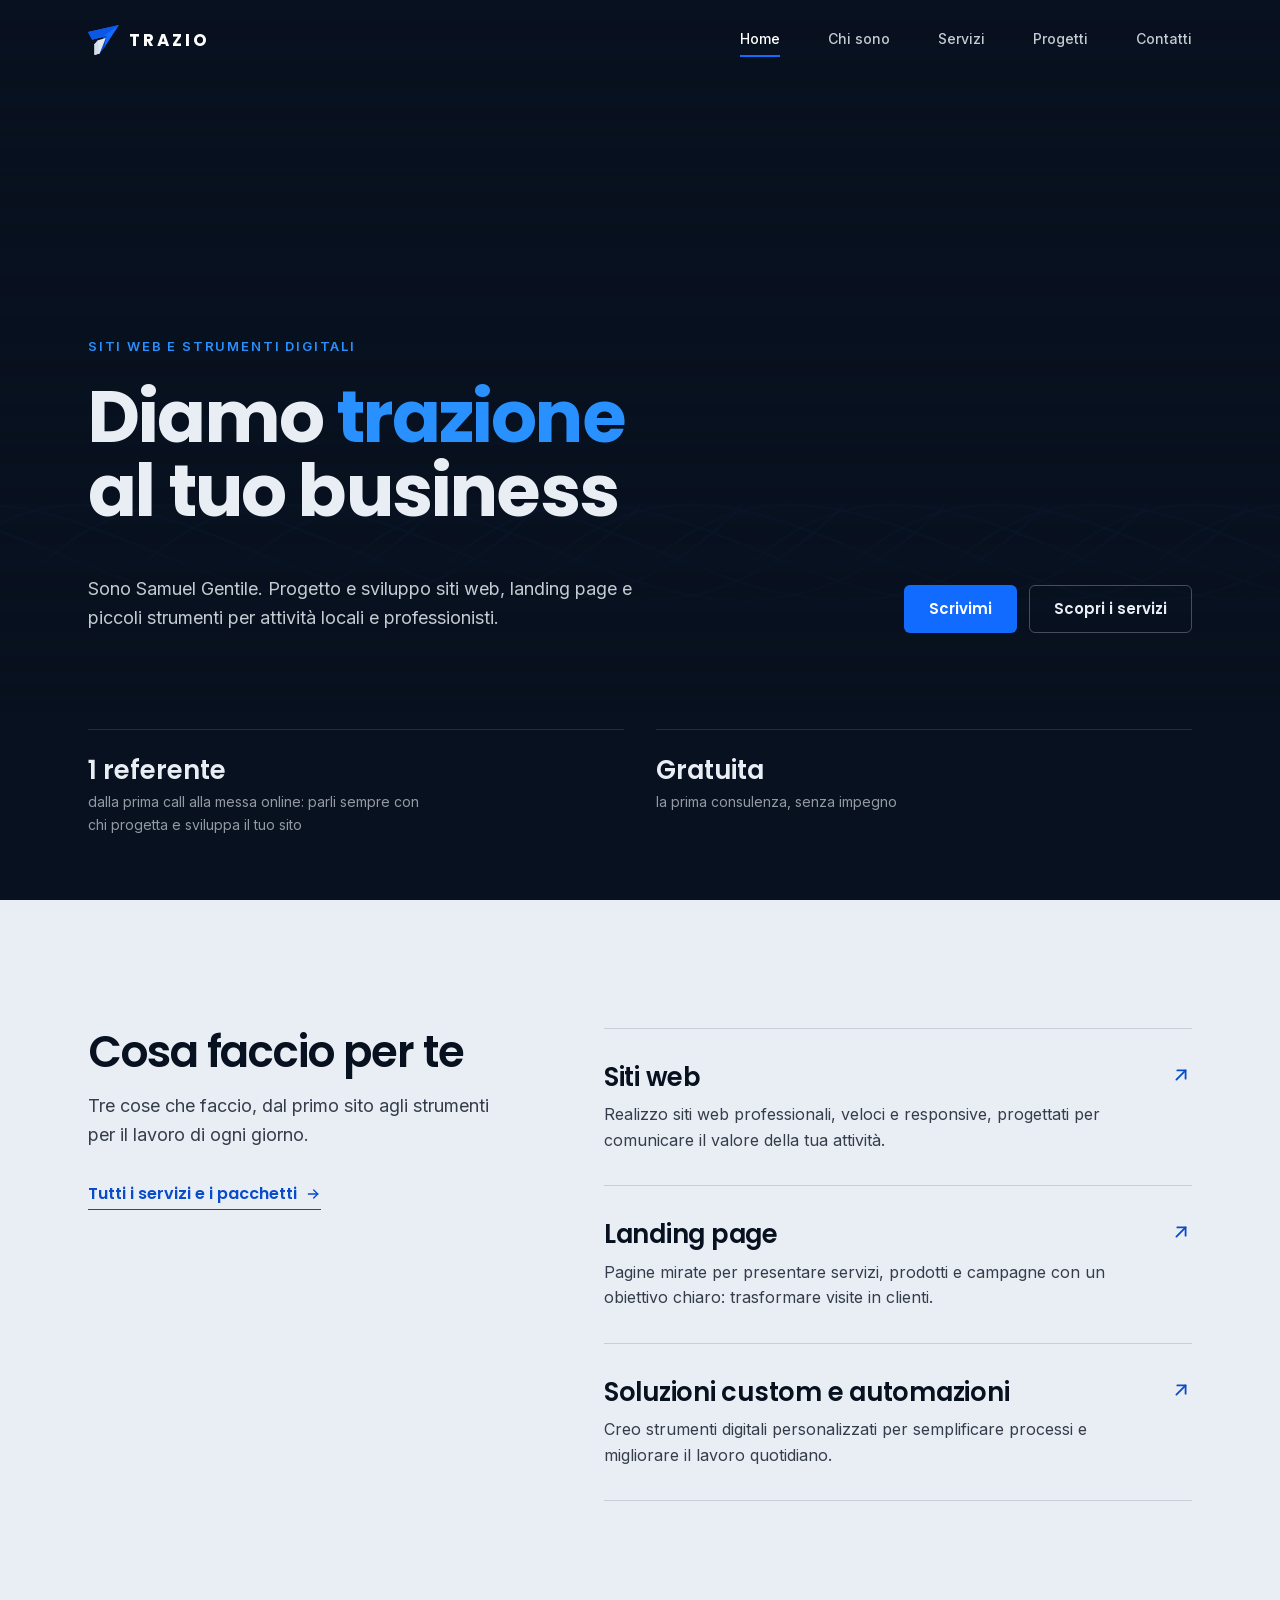
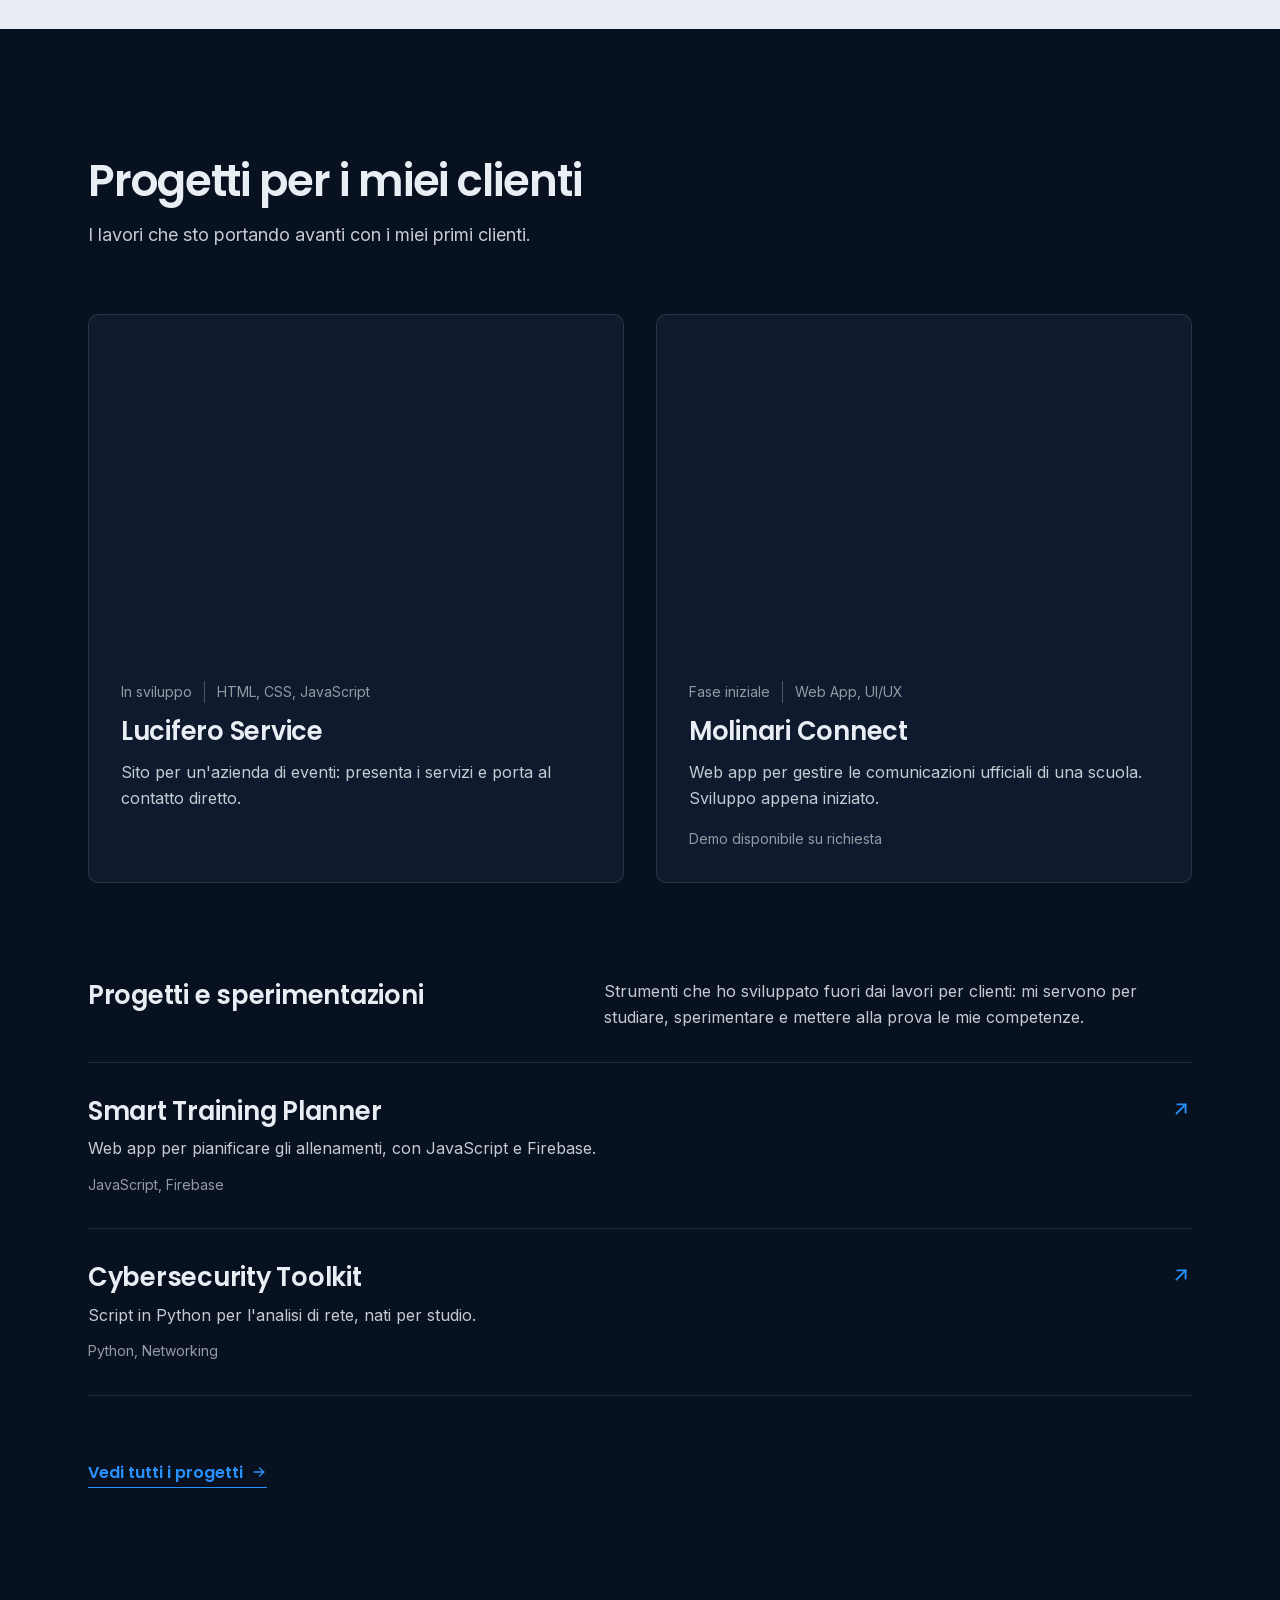
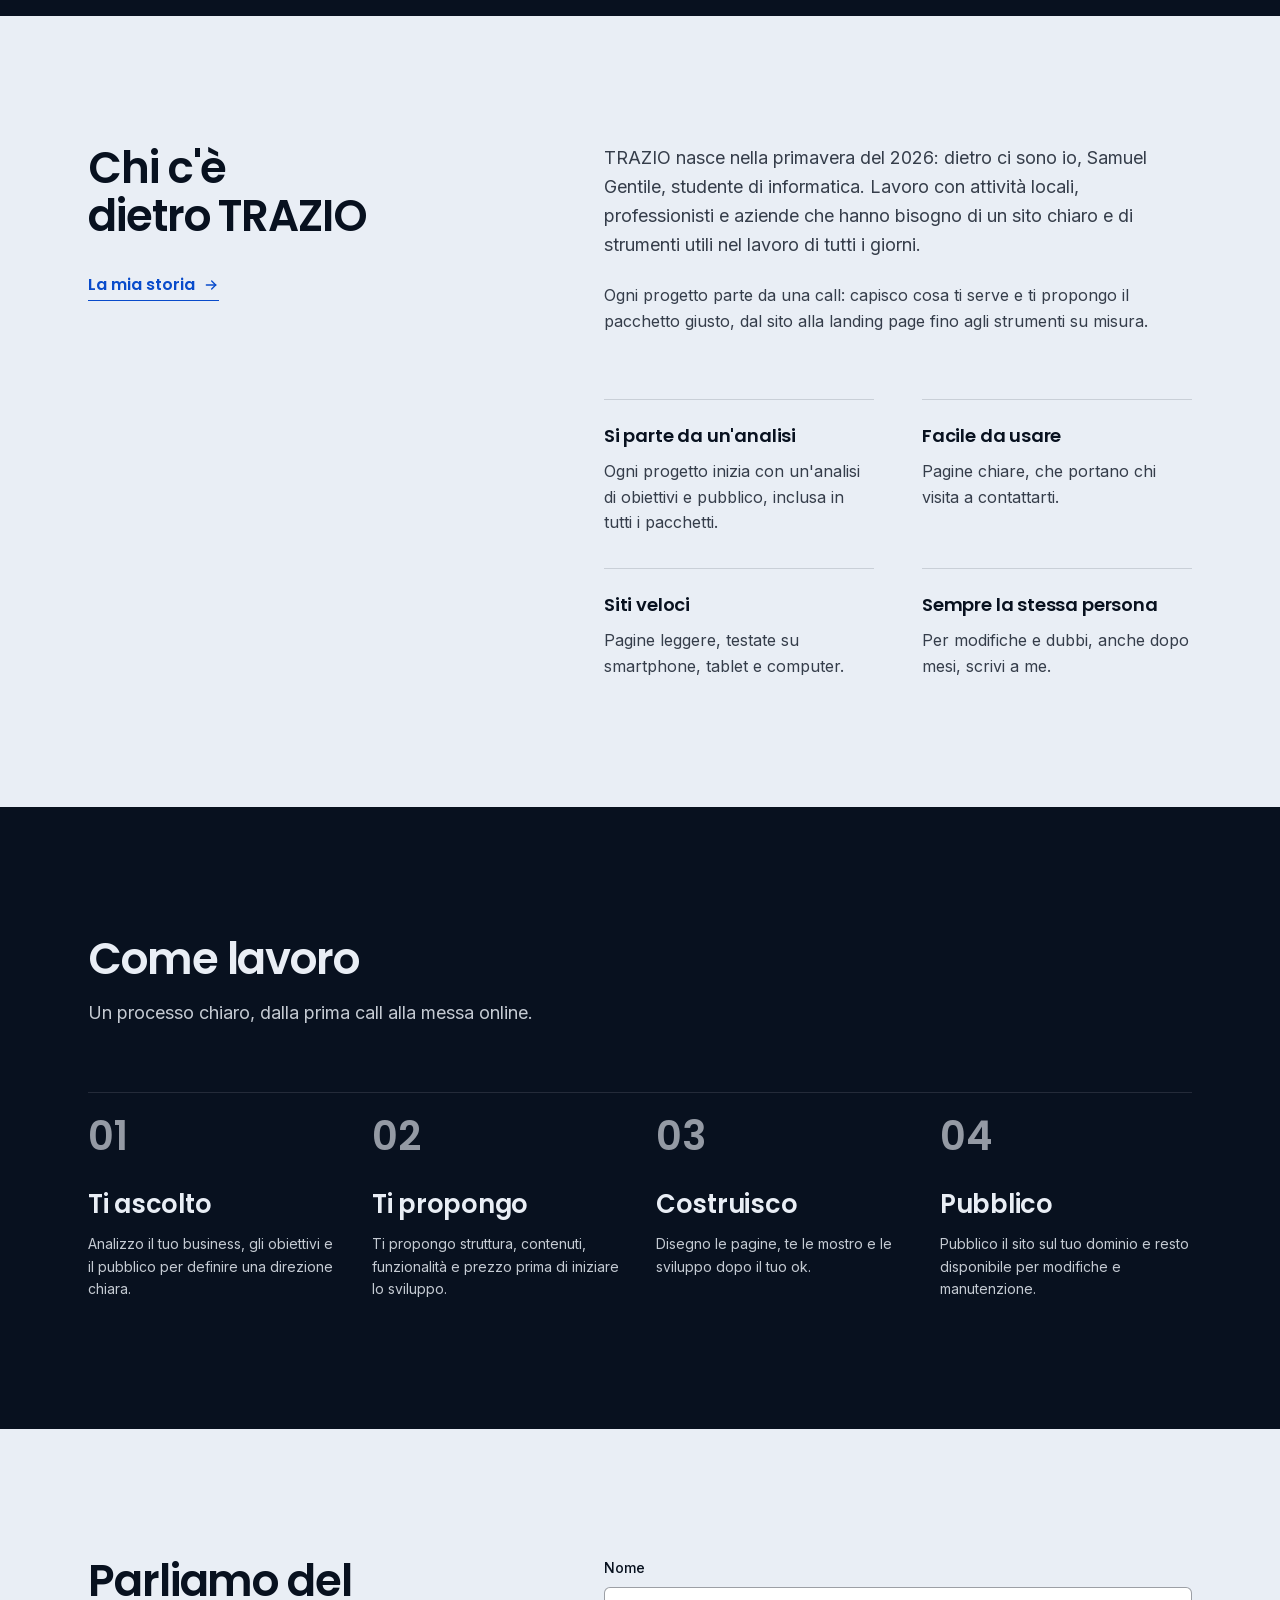
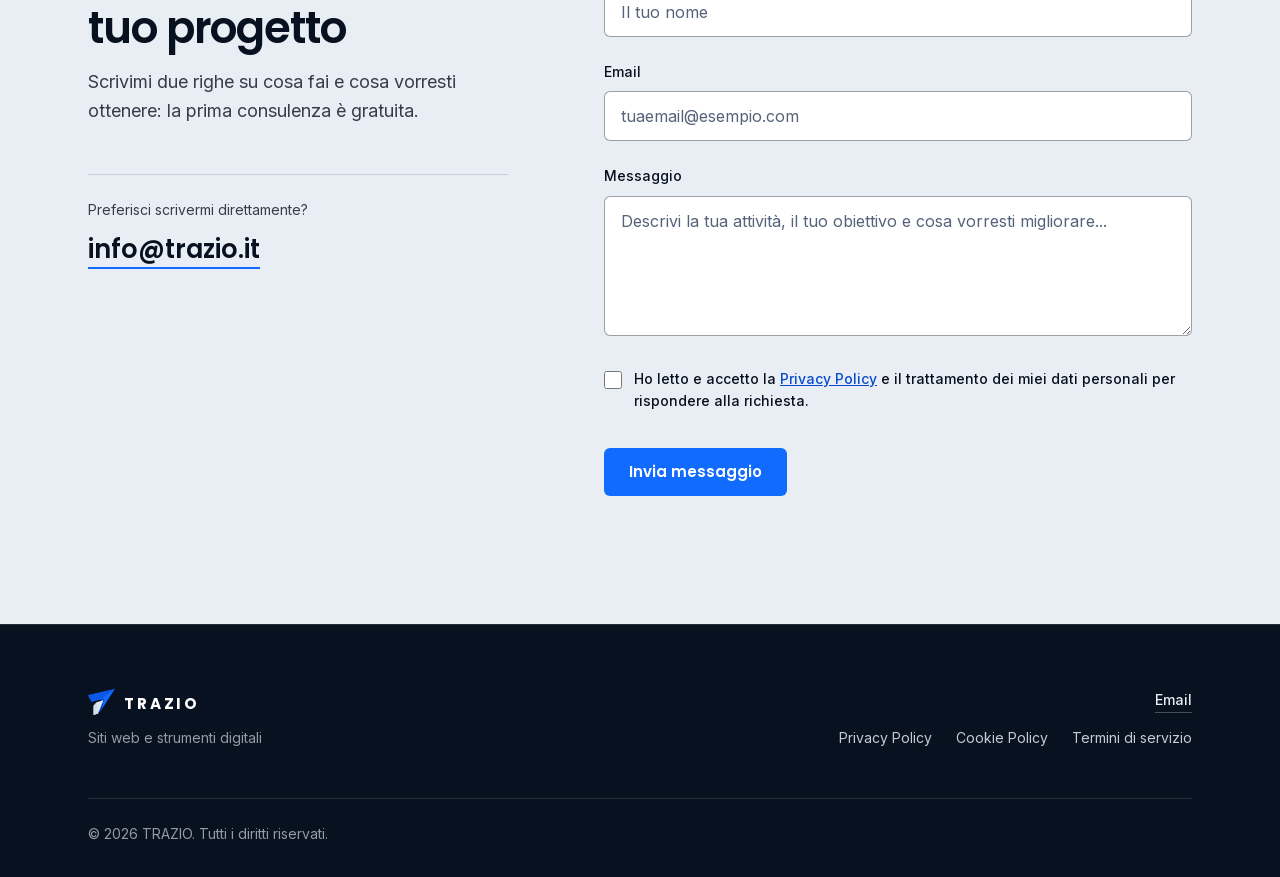
<file: index.html>
<!DOCTYPE html>
<html lang="it">
<head>
  <meta charset="UTF-8">
  <meta http-equiv="Content-Security-Policy" content="default-src 'self'; script-src 'self' 'sha256-/x7W7R75k8Roq0WaVRQX9blP4OufE5xbAdzklGxsgpw='; style-src 'self'; img-src 'self'; font-src 'self'; connect-src 'self' https://formspree.io; form-action 'self' https://formspree.io; base-uri 'self'; object-src 'none'; upgrade-insecure-requests">
  <meta name="viewport" content="width=device-width, initial-scale=1.0">
  <title>TRAZIO | Digital Growth Studio</title>
  <meta name="description" content="TRAZIO è il digital growth studio che progetta siti web, automazioni e soluzioni digitali per far crescere il tuo business.">
  <meta name="keywords" content="digital growth studio, siti web, automazioni, AI, CRM, crescita digitale">
  <meta name="author" content="TRAZIO">
  <meta name="robots" content="index, follow">
  <link rel="canonical" href="https://www.trazio.it/">

  <meta property="og:title" content="TRAZIO | Digital Growth Studio">
  <meta property="og:description" content="Diamo trazione al tuo business con strategia, tecnologia e soluzioni digitali.">
  <meta property="og:type" content="website">
  <meta property="og:image" content="https://www.trazio.it/assets/images/og-cover.png">
  <meta property="og:url" content="https://www.trazio.it/">

  <meta name="twitter:card" content="summary_large_image">
  <meta name="twitter:url" content="https://www.trazio.it/">
  <meta name="twitter:title" content="TRAZIO | Digital Growth Studio">
  <meta name="twitter:description" content="Diamo trazione al tuo business con strategia, tecnologia e soluzioni digitali.">
  <meta name="twitter:image" content="https://www.trazio.it/assets/images/og-cover.png">

  <link rel="icon" type="image/svg+xml" href="assets/icons/favicon.svg">

  <script type="application/ld+json">
  {
    "@context": "https://schema.org",
    "@type": "Organization",
    "name": "TRAZIO",
    "description": "Digital Growth Studio: siti web, automazioni e soluzioni digitali per far crescere il tuo business.",
    "url": "https://www.trazio.it/",
    "email": "info@trazio.it",
    "logo": "https://www.trazio.it/assets/images/logo-light.svg",
    "sameAs": [],
    "contactPoint": {
      "@type": "ContactPoint",
      "email": "info@trazio.it",
      "contactType": "customer service",
      "availableLanguage": "Italian"
    }
  }
  </script>

  <script type="application/ld+json">
  {
    "@context": "https://schema.org",
    "@type": "LocalBusiness",
    "name": "TRAZIO Digital Growth Studio",
    "description": "Digital Growth Studio specializzato in sviluppo web, automazioni e soluzioni digitali per aziende e professionisti.",
    "url": "https://www.trazio.it/",
    "email": "info@trazio.it",
    "address": {
      "@type": "PostalAddress",
      "addressCountry": "IT"
    },
    "priceRange": "€€"
  }
  </script>

  <script type="application/ld+json">
  {
    "@context": "https://schema.org",
    "@type": "Service",
    "name": "Sviluppo Siti Web",
    "description": "Realizzazione di siti web professionali, moderni e ottimizzati per la presenza online.",
    "provider": {
      "@type": "Organization",
      "name": "TRAZIO"
    },
    "serviceType": "Web Development"
  }
  </script>

  <script type="application/ld+json">
  {
    "@context": "https://schema.org",
    "@type": "Service",
    "name": "Landing Page",
    "description": "Progettazione di landing page ottimizzate per la conversione e il marketing digitale.",
    "provider": {
      "@type": "Organization",
      "name": "TRAZIO"
    },
    "serviceType": "Digital Marketing"
  }
  </script>

  <script type="application/ld+json">
  {
    "@context": "https://schema.org",
    "@type": "Service",
    "name": "Automazioni Digitali",
    "description": "Creazione di automazioni e soluzioni digitali personalizzate per migliorare i processi aziendali.",
    "provider": {
      "@type": "Organization",
      "name": "TRAZIO"
    },
    "serviceType": "Business Automation"
  }
  </script>
  <link rel="preload" href="assets/fonts/inter-latin.woff2" as="font" type="font/woff2" crossorigin>
  <link rel="preload" href="assets/fonts/poppins-700-latin.woff2" as="font" type="font/woff2" crossorigin>

  <link rel="stylesheet" href="css/variables.css">
  <link rel="stylesheet" href="css/style.css">
  <link rel="stylesheet" href="css/animations.css">
  <link rel="stylesheet" href="css/responsive.css">
  <script>document.documentElement.classList.add('js');</script>
</head>
<body>
  <a href="#main-content" class="skip-to-content">Vai al contenuto principale</a>



  <header class="navbar">
    <div class="container navbar__inner">
      <a href="index.html" class="navbar__logo" aria-label="Home di TRAZIO"><svg class="brand-mark" viewBox="0 8 96 93" aria-hidden="true" focusable="false"><path fill="#126BFF" d="M0 30 96 8 48 82 57 43 13 54Z"/><path fill="#0C57E6" d="M0 30 13 54 48 43 96 8Z"/><path fill="#0750D8" d="M48 82 57 43 48 43 36 96Z"/><path fill="#E2E8F0" d="M31 55 55 48 36 96 20 101 20 68Z"/><path fill="#D6DEEA" d="M20 68 31 55 36 96 20 101Z"/></svg><span class="brand-word">TRAZIO</span></a>

      <nav class="navbar__links" id="primary-nav" aria-label="Navigazione principale">
        <a href="index.html" class="is-active">Home</a>
        <a href="about.html">Chi sono</a>
        <a href="services.html">Servizi</a>
        <a href="projects.html">Progetti</a>
        <a href="contact.html">Contatti</a>
      </nav>

      <button class="navbar__hamburger" aria-label="Apri menu" aria-expanded="false" aria-controls="primary-nav">
        <span></span><span></span><span></span>
      </button>
    </div>
  </header>

  <main id="main-content">

    <!-- HERO -->
    <section class="hero" id="home">
      <div class="hero__glow"></div>

      <div class="container">
        <p class="hero__eyebrow">Siti web e strumenti digitali</p>
        <h1 class="hero__title">
          <span class="hero__line"><span>Diamo <span class="hero__accent">trazione</span></span></span>
          <span class="hero__line"><span>al tuo business</span></span>
        </h1>

        <div class="hero__row">
          <p class="hero__subtitle">
            Sono Samuel Gentile. Progetto e sviluppo siti web, landing page e piccoli
            strumenti per attività locali e professionisti.
          </p>

          <div class="hero__actions">
            <a href="contact.html" class="btn btn--primary">Scrivimi</a>
            <a href="services.html" class="btn btn--secondary">Scopri i servizi</a>
          </div>
        </div>

        <dl class="facts hero__facts">
          <div class="fact">
            <dt>1 referente</dt>
            <dd>dalla prima call alla messa online: parli sempre con chi progetta e sviluppa il tuo sito</dd>
          </div>
          <div class="fact">
            <dt>Gratuita</dt>
            <dd>la prima consulenza, senza impegno</dd>
          </div>
        </dl>
      </div>
    </section>

    <!-- SERVIZI -->
    <section class="section section--light" id="servizi">
      <div class="container split">
        <div class="split__aside">
          <div class="section-header">
            <h2 class="section-title">Cosa faccio per te</h2>
            <p class="section-subtitle">
              Tre cose che faccio, dal primo sito agli strumenti per il lavoro di ogni giorno.
            </p>
          </div>
          <a href="services.html" class="link-arrow">Tutti i servizi e i pacchetti</a>
        </div>

        <div class="services-list">

          <a href="services.html#siti-web" class="service-row">
            <div class="service-content">
              <h3>Siti web</h3>
              <p>
                Realizzo siti web professionali, veloci e responsive,
                progettati per comunicare il valore della tua attività.
              </p>
            </div>
            <span class="service-arrow icon icon--arrow-up-right" aria-hidden="true"></span>
          </a>

          <a href="services.html#landing-page" class="service-row">
            <div class="service-content">
              <h3>Landing page</h3>
              <p>
                Pagine mirate per presentare servizi, prodotti e campagne
                con un obiettivo chiaro: trasformare visite in clienti.
              </p>
            </div>
            <span class="service-arrow icon icon--arrow-up-right" aria-hidden="true"></span>
          </a>

          <a href="services.html#soluzioni-custom" class="service-row">
            <div class="service-content">
              <h3>Soluzioni custom e automazioni</h3>
              <p>
                Creo strumenti digitali personalizzati per semplificare
                processi e migliorare il lavoro quotidiano.
              </p>
            </div>
            <span class="service-arrow icon icon--arrow-up-right" aria-hidden="true"></span>
          </a>

        </div>
      </div>
    </section>

    <!-- PROGETTI -->
    <section class="section" id="projects">
      <div class="container">
        <div class="section-header">
          <h2 class="section-title">Progetti per i miei clienti</h2>
          <p class="section-subtitle">I lavori che sto portando avanti con i miei primi clienti.</p>
        </div>

        <div class="grid grid--2 projects-grid" data-group="client">
          <!-- Caricati da js/projects.json -->
        </div>

        <div class="lab">
          <div class="lab__header">
            <h3>Progetti e sperimentazioni</h3>
            <p>
              Strumenti che ho sviluppato fuori dai lavori per clienti:
              mi servono per studiare, sperimentare e mettere alla prova le mie competenze.
            </p>
          </div>
          <div class="services-list projects-grid" data-group="lab" data-layout="list">
            <!-- Caricati da js/projects.json -->
          </div>
        </div>

        <div class="u-mt-3xl">
          <a href="projects.html" class="link-arrow">Vedi tutti i progetti</a>
        </div>
      </div>
    </section>

    <!-- CHI SONO -->
    <section class="section section--light" id="about">
      <div class="container split">
        <div class="split__aside">
          <div class="section-header">
            <h2 class="section-title">Chi c'è dietro TRAZIO</h2>
          </div>
          <a href="about.html" class="link-arrow">La mia storia</a>
        </div>

        <div>
          <p class="section-subtitle u-mb-lg">
            TRAZIO nasce nella primavera del 2026: dietro ci sono io, Samuel Gentile, studente di
            informatica. Lavoro con attività locali, professionisti e aziende che hanno bisogno
            di un sito chiaro e di strumenti utili nel lavoro di tutti i giorni.
          </p>
          <p>
            Ogni progetto parte da una call: capisco cosa ti serve e ti propongo il pacchetto
            giusto, dal sito alla landing page fino agli strumenti su misura.
          </p>

          <div class="reasons reasons--2 u-mt-3xl">
            <div class="reason">
              <h3>Si parte da un'analisi</h3>
              <p>Ogni progetto inizia con un'analisi di obiettivi e pubblico, inclusa in tutti i pacchetti.</p>
            </div>
            <div class="reason">
              <h3>Facile da usare</h3>
              <p>Pagine chiare, che portano chi visita a contattarti.</p>
            </div>
            <div class="reason">
              <h3>Siti veloci</h3>
              <p>Pagine leggere, testate su smartphone, tablet e computer.</p>
            </div>
            <div class="reason">
              <h3>Sempre la stessa persona</h3>
              <p>Per modifiche e dubbi, anche dopo mesi, scrivi a me.</p>
            </div>
          </div>
        </div>
      </div>
    </section>

    <!-- METODO -->
    <section class="section" id="metodo">
      <div class="container">
        <div class="section-header">
          <h2 class="section-title">Come lavoro</h2>
          <p class="section-subtitle">Un processo chiaro, dalla prima call alla messa online.</p>
        </div>

        <ol class="method-list">
          <li class="method-item">
            <span class="method-number" aria-hidden="true">01</span>
            <h3>Ti ascolto</h3>
            <p>Analizzo il tuo business, gli obiettivi e il pubblico per definire una direzione chiara.</p>
          </li>
          <li class="method-item">
            <span class="method-number" aria-hidden="true">02</span>
            <h3>Ti propongo</h3>
            <p>Ti propongo struttura, contenuti, funzionalità e prezzo prima di iniziare lo sviluppo.</p>
          </li>
          <li class="method-item">
            <span class="method-number" aria-hidden="true">03</span>
            <h3>Costruisco</h3>
            <p>Disegno le pagine, te le mostro e le sviluppo dopo il tuo ok.</p>
          </li>
          <li class="method-item">
            <span class="method-number" aria-hidden="true">04</span>
            <h3>Pubblico</h3>
            <p>Pubblico il sito sul tuo dominio e resto disponibile per modifiche e manutenzione.</p>
          </li>
        </ol>
      </div>
    </section>

    <!-- CONTATTI -->
    <section class="section section--light" id="contact">
      <div class="container split">
        <div class="split__aside">
          <div class="section-header">
            <h2 class="section-title">Parliamo del tuo progetto</h2>
            <p class="section-subtitle">
              Scrivimi due righe su cosa fai e cosa vorresti ottenere: la prima consulenza
              è gratuita.
            </p>
          </div>
          <div class="contact-direct">
            <p>Preferisci scrivermi direttamente?</p>
            <a href="mailto:info@trazio.it">info@trazio.it</a>
          </div>
        </div>

        <form class="contact-form" action="https://formspree.io/f/xwvgbkjb" method="POST">
          <input type="hidden" name="_subject" value="Nuova richiesta dal sito TRAZIO">
          <!-- Anti-spam -->
          <input type="text" name="_gotcha" tabindex="-1" autocomplete="off" aria-hidden="true" hidden>
          <div class="form-group">
            <label for="name">Nome</label>
            <input type="text" id="name" name="name" required autocomplete="name" placeholder="Il tuo nome">
          </div>
          <div class="form-group">
            <label for="email">Email</label>
            <input type="email" id="email" name="email" required autocomplete="email" placeholder="tuaemail@esempio.com">
          </div>
          <div class="form-group">
            <label for="message">Messaggio</label>
            <textarea id="message" name="message" required placeholder="Descrivi la tua attività, il tuo obiettivo e cosa vorresti migliorare..."></textarea>
          </div>
          <div class="form-group form-group--checkbox">
            <label class="checkbox-label">
              <input type="checkbox" name="privacy_consent" required>
              <span>
                Ho letto e accetto la <a href="privacy-policy.html" target="_blank" rel="noopener">Privacy Policy</a> e il trattamento dei miei dati personali per rispondere alla richiesta.
              </span>
            </label>
          </div>
          <button type="submit" class="btn btn--primary">Invia messaggio</button>
          <p class="form-status" role="status" aria-live="polite"></p>
        </form>
      </div>
    </section>

  </main>

  <footer class="footer">
    <div class="container">

      <div class="footer__brand"><svg class="brand-mark" viewBox="0 8 96 93" aria-hidden="true" focusable="false"><path fill="#126BFF" d="M0 30 96 8 48 82 57 43 13 54Z"/><path fill="#0C57E6" d="M0 30 13 54 48 43 96 8Z"/><path fill="#0750D8" d="M48 82 57 43 48 43 36 96Z"/><path fill="#E2E8F0" d="M31 55 55 48 36 96 20 101 20 68Z"/><path fill="#D6DEEA" d="M20 68 31 55 36 96 20 101Z"/></svg><span class="brand-word">TRAZIO</span></div>
      <p class="footer__tagline">Siti web e strumenti digitali</p>
      <div class="footer__socials">
        <a href="mailto:info@trazio.it" aria-label="Email">Email</a>
      </div>
      <div class="footer__legal">
        <a href="privacy-policy.html">Privacy Policy</a>
        <a href="cookie-policy.html">Cookie Policy</a>
        <a href="terms-of-service.html">Termini di servizio</a>
      </div>
      <p>&copy; 2026 TRAZIO. Tutti i diritti riservati.</p>

    </div>
  </footer>

  <button class="back-to-top" aria-label="Torna su"><span class="icon icon--arrow-up" aria-hidden="true"></span></button>

  <script src="js/config.js"></script>
  <script src="js/projects.js"></script>
  <script src="js/navbar.js"></script>
  <script src="js/scroll.js"></script>
  <script src="js/main.js"></script>
</body>
</html>
</file>
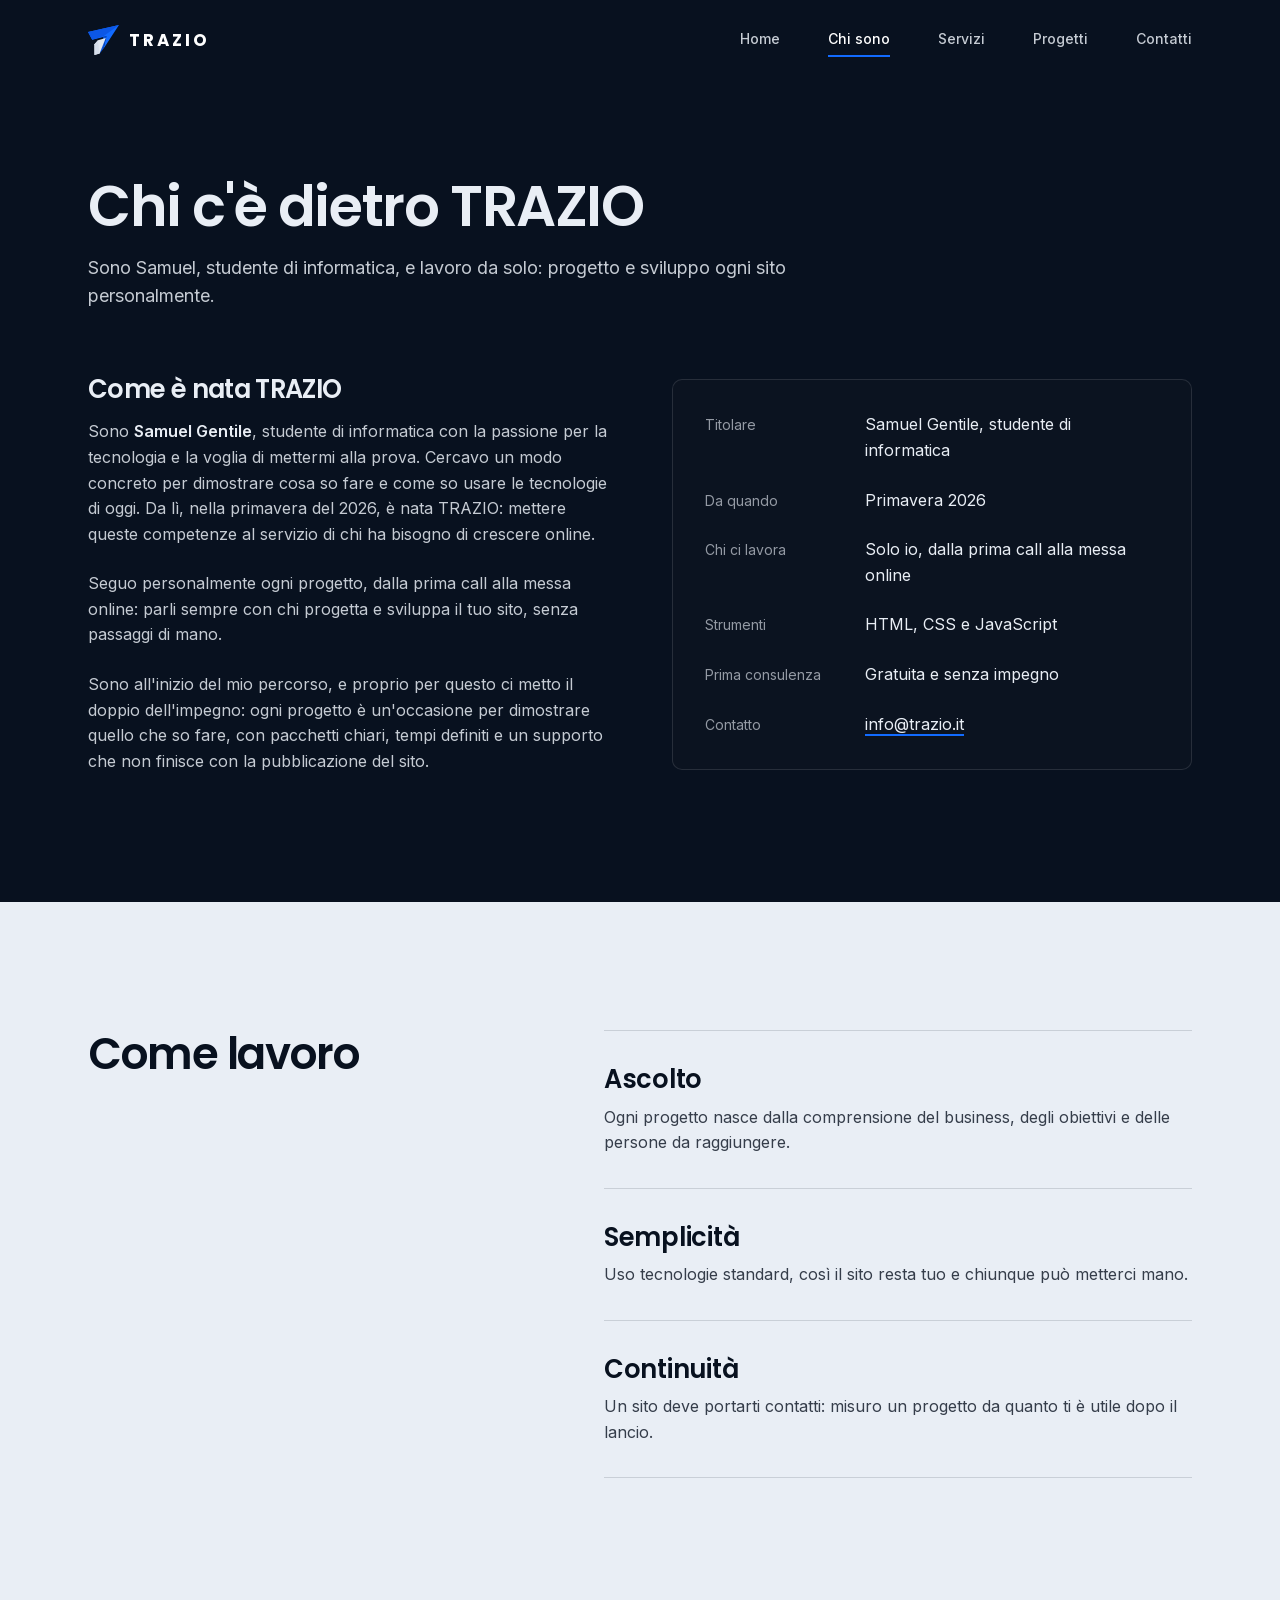
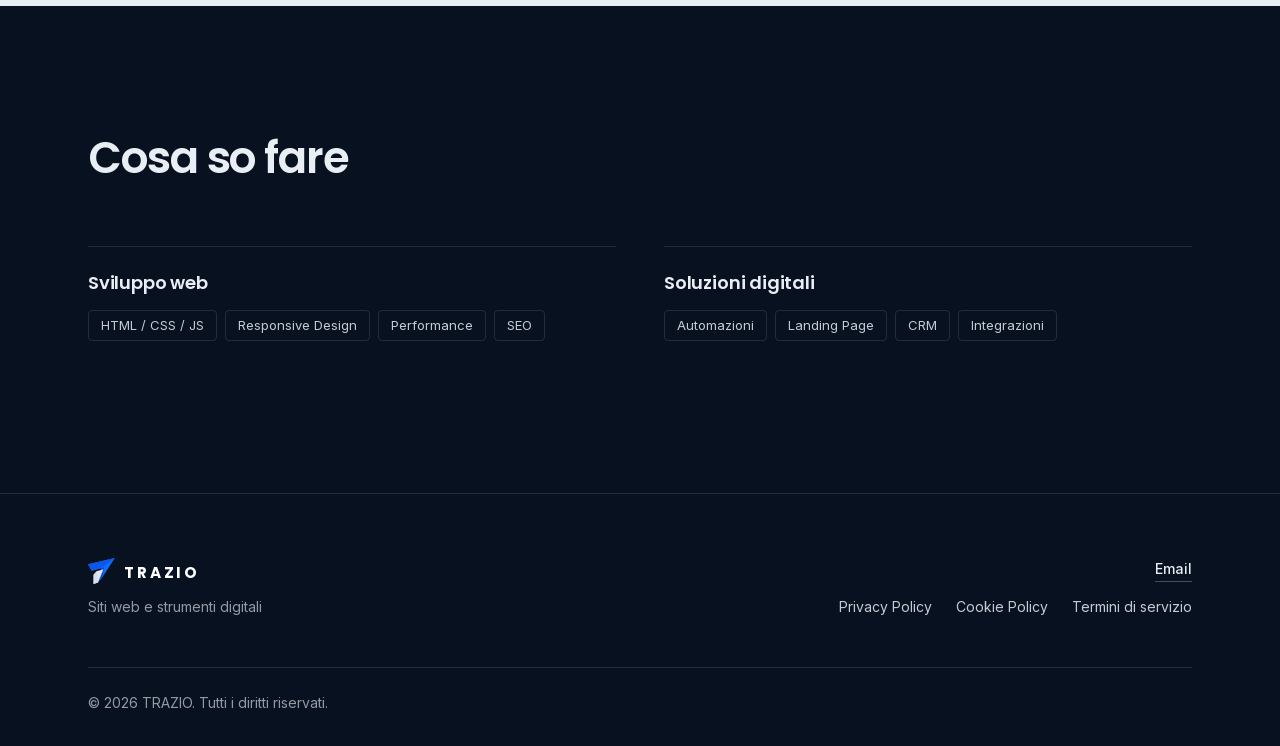
<file: about.html>
<!DOCTYPE html>
<html lang="it">
<head>
  <meta charset="UTF-8">
  <meta http-equiv="Content-Security-Policy" content="default-src 'self'; script-src 'self' 'sha256-/x7W7R75k8Roq0WaVRQX9blP4OufE5xbAdzklGxsgpw='; style-src 'self'; img-src 'self'; font-src 'self'; connect-src 'self' https://formspree.io; form-action 'self' https://formspree.io; base-uri 'self'; object-src 'none'; upgrade-insecure-requests">
  <meta name="viewport" content="width=device-width, initial-scale=1.0">
  <title>Chi sono | TRAZIO - Digital Growth Studio</title>
  <meta name="description" content="Scopri TRAZIO: digital growth studio per siti web, automazioni e soluzioni digitali su misura.">
  <meta name="keywords" content="TRAZIO, digital growth, sviluppo web, automazioni, studio digitale">
  <meta name="author" content="TRAZIO">
  <meta name="robots" content="index, follow">
  <link rel="canonical" href="https://www.trazio.it/about.html">

  <meta property="og:type" content="website">
  <meta property="og:url" content="https://www.trazio.it/about.html">
  <meta property="og:title" content="Chi sono | TRAZIO - Digital Growth Studio">
  <meta property="og:description" content="Scopri TRAZIO: digital growth studio per siti web, automazioni e soluzioni digitali su misura.">
  <meta property="og:image" content="https://www.trazio.it/assets/images/og-cover.png">

  <meta name="twitter:card" content="summary_large_image">
  <meta name="twitter:url" content="https://www.trazio.it/about.html">
  <meta name="twitter:title" content="Chi sono | TRAZIO - Digital Growth Studio">
  <meta name="twitter:description" content="Scopri TRAZIO: digital growth studio per siti web, automazioni e soluzioni digitali su misura.">
  <meta name="twitter:image" content="https://www.trazio.it/assets/images/og-cover.png">

  <link rel="icon" type="image/svg+xml" href="assets/icons/favicon.svg">
  <link rel="preload" href="assets/fonts/inter-latin.woff2" as="font" type="font/woff2" crossorigin>
  <link rel="preload" href="assets/fonts/poppins-700-latin.woff2" as="font" type="font/woff2" crossorigin>
  <link rel="stylesheet" href="css/variables.css">
  <link rel="stylesheet" href="css/style.css">
  <link rel="stylesheet" href="css/animations.css">
  <link rel="stylesheet" href="css/responsive.css">
  <script>document.documentElement.classList.add('js');</script>
</head>
<body>
  <a href="#main-content" class="skip-to-content">Vai al contenuto principale</a>


  <header class="navbar">
    <div class="container navbar__inner">
      <a href="index.html" class="navbar__logo" aria-label="Home di TRAZIO"><svg class="brand-mark" viewBox="0 8 96 93" aria-hidden="true" focusable="false"><path fill="#126BFF" d="M0 30 96 8 48 82 57 43 13 54Z"/><path fill="#0C57E6" d="M0 30 13 54 48 43 96 8Z"/><path fill="#0750D8" d="M48 82 57 43 48 43 36 96Z"/><path fill="#E2E8F0" d="M31 55 55 48 36 96 20 101 20 68Z"/><path fill="#D6DEEA" d="M20 68 31 55 36 96 20 101Z"/></svg><span class="brand-word">TRAZIO</span></a>
      <nav class="navbar__links" id="primary-nav" aria-label="Navigazione principale">
        <a href="index.html">Home</a>
        <a href="about.html" class="is-active">Chi sono</a>
        <a href="services.html">Servizi</a>
        <a href="projects.html">Progetti</a>
        <a href="contact.html">Contatti</a>
      </nav>
      <button class="navbar__hamburger" aria-label="Apri menu" aria-expanded="false" aria-controls="primary-nav"><span></span><span></span><span></span></button>
    </div>
  </header>

  <main id="main-content">
    <section class="section section--page-top">
      <div class="container">
        <div class="section-header">
          <h1 class="section-title">Chi c'è dietro TRAZIO</h1>
          <p class="section-subtitle">Sono Samuel, studente di informatica, e lavoro da solo: progetto e sviluppo ogni sito personalmente.</p>
        </div>

        <div class="grid grid--2 u-gap-3xl u-items-center">
          <div>
            <h2 class="service-card__title u-mb-md">Come è nata TRAZIO</h2>
            <p class="u-mb-lg">
              Sono <strong>Samuel Gentile</strong>, studente di informatica con la passione per la
              tecnologia e la voglia di mettermi alla prova. Cercavo un modo concreto per dimostrare
              cosa so fare e come so usare le tecnologie di oggi. Da lì, nella primavera del 2026, è
              nata TRAZIO: mettere queste competenze al servizio di chi ha bisogno di crescere online.
            </p>
            <p class="u-mb-lg">
              Seguo personalmente ogni progetto, dalla prima call alla messa online: parli sempre
              con chi progetta e sviluppa il tuo sito, senza passaggi di mano.
            </p>
            <p>
              Sono all'inizio del mio percorso, e proprio per questo ci metto il doppio
              dell'impegno: ogni progetto è un'occasione per dimostrare quello che so fare,
              con pacchetti chiari, tempi definiti e un supporto che non finisce con la pubblicazione
              del sito.
            </p>
          </div>

          <dl class="about-facts">
            <div class="about-facts__row">
              <dt>Titolare</dt>
              <dd>Samuel Gentile, studente di informatica</dd>
            </div>
            <div class="about-facts__row">
              <dt>Da quando</dt>
              <dd>Primavera 2026</dd>
            </div>
            <div class="about-facts__row">
              <dt>Chi ci lavora</dt>
              <dd>Solo io, dalla prima call alla messa online</dd>
            </div>
            <div class="about-facts__row">
              <dt>Strumenti</dt>
              <dd>HTML, CSS e JavaScript</dd>
            </div>
            <div class="about-facts__row">
              <dt>Prima consulenza</dt>
              <dd>Gratuita e senza impegno</dd>
            </div>
            <div class="about-facts__row">
              <dt>Contatto</dt>
              <dd><a href="mailto:info@trazio.it">info@trazio.it</a></dd>
            </div>
          </dl>
        </div>
      </div>
    </section>

    <section class="section section--light">
      <div class="container split">
        <div class="split__aside">
          <div class="section-header">
            <h2 class="section-title">Come lavoro</h2>
          </div>
        </div>

        <div class="services-list">
          <article class="service-row">
            <div class="service-content">
              <h3>Ascolto</h3>
              <p>
                Ogni progetto nasce dalla comprensione del business,
                degli obiettivi e delle persone da raggiungere.
              </p>
            </div>
          </article>

          <article class="service-row">
            <div class="service-content">
              <h3>Semplicità</h3>
              <p>
                Uso tecnologie standard, così il sito resta tuo
                e chiunque può metterci mano.
              </p>
            </div>
          </article>

          <article class="service-row">
            <div class="service-content">
              <h3>Continuità</h3>
              <p>
                Un sito deve portarti contatti: misuro un progetto
                da quanto ti è utile dopo il lancio.
              </p>
            </div>
          </article>
        </div>
      </div>
    </section>

    <section class="section">
      <div class="container">
        <div class="section-header">
          <h2 class="section-title">Cosa so fare</h2>
        </div>

        <div class="reasons reasons--2">
          <div class="reason">
            <h3>Sviluppo web</h3>
            <div class="project-card__tags">
              <span class="tag">HTML / CSS / JS</span>
              <span class="tag">Responsive Design</span>
              <span class="tag">Performance</span>
              <span class="tag">SEO</span>
            </div>
          </div>
          <div class="reason">
            <h3>Soluzioni digitali</h3>
            <div class="project-card__tags">
              <span class="tag">Automazioni</span>
              <span class="tag">Landing Page</span>
              <span class="tag">CRM</span>
              <span class="tag">Integrazioni</span>
            </div>
          </div>
        </div>
      </div>
    </section>
  </main>

  <footer class="footer">
    <div class="container">
      <div class="footer__brand"><svg class="brand-mark" viewBox="0 8 96 93" aria-hidden="true" focusable="false"><path fill="#126BFF" d="M0 30 96 8 48 82 57 43 13 54Z"/><path fill="#0C57E6" d="M0 30 13 54 48 43 96 8Z"/><path fill="#0750D8" d="M48 82 57 43 48 43 36 96Z"/><path fill="#E2E8F0" d="M31 55 55 48 36 96 20 101 20 68Z"/><path fill="#D6DEEA" d="M20 68 31 55 36 96 20 101Z"/></svg><span class="brand-word">TRAZIO</span></div>
      <p class="footer__tagline">Siti web e strumenti digitali</p>
      <div class="footer__socials">
        <a href="mailto:info@trazio.it" aria-label="Email">Email</a>
      </div>
      <div class="footer__legal">
        <a href="privacy-policy.html">Privacy Policy</a>
        <a href="cookie-policy.html">Cookie Policy</a>
        <a href="terms-of-service.html">Termini di servizio</a>
      </div>
      <p>&copy; 2026 TRAZIO. Tutti i diritti riservati.</p>
    </div>
  </footer>

  <button class="back-to-top" aria-label="Torna su"><span class="icon icon--arrow-up" aria-hidden="true"></span></button>

  <script src="js/config.js"></script>
  <script src="js/navbar.js"></script>
  <script src="js/scroll.js"></script>
  <script src="js/main.js"></script>
</body>
</html>
</file>
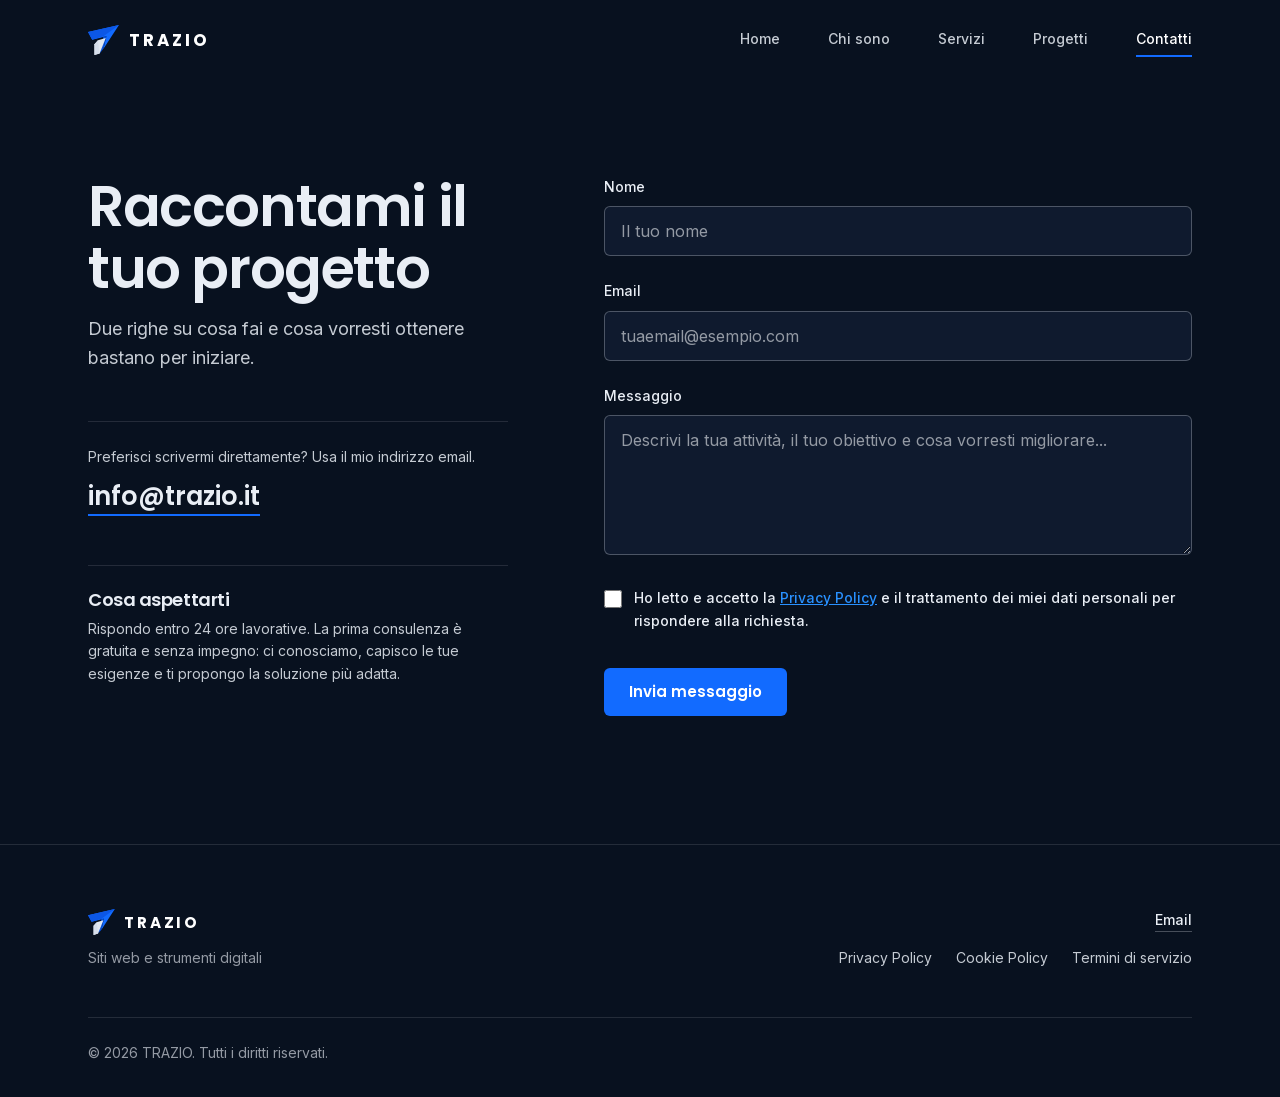
<file: contact.html>
<!DOCTYPE html>
<html lang="it">
<head>
  <meta charset="UTF-8">
  <meta http-equiv="Content-Security-Policy" content="default-src 'self'; script-src 'self' 'sha256-/x7W7R75k8Roq0WaVRQX9blP4OufE5xbAdzklGxsgpw='; style-src 'self'; img-src 'self'; font-src 'self'; connect-src 'self' https://formspree.io; form-action 'self' https://formspree.io; base-uri 'self'; object-src 'none'; upgrade-insecure-requests">
  <meta name="viewport" content="width=device-width, initial-scale=1.0">
  <title>Contatti | TRAZIO - Digital Growth Studio</title>
  <meta name="description" content="Contatta TRAZIO per il tuo prossimo progetto digitale. Prima consulenza gratuita.">
  <meta name="keywords" content="contatti, preventivo, consulenza, sviluppo web, TRAZIO">
  <meta name="author" content="TRAZIO">
  <meta name="robots" content="index, follow">
  <link rel="canonical" href="https://www.trazio.it/contact.html">

  <meta property="og:type" content="website">
  <meta property="og:url" content="https://www.trazio.it/contact.html">
  <meta property="og:title" content="Contatti | TRAZIO - Digital Growth Studio">
  <meta property="og:description" content="Contatta TRAZIO per il tuo prossimo progetto digitale. Prima consulenza gratuita.">
  <meta property="og:image" content="https://www.trazio.it/assets/images/og-cover.png">

  <meta name="twitter:card" content="summary_large_image">
  <meta name="twitter:url" content="https://www.trazio.it/contact.html">
  <meta name="twitter:title" content="Contatti | TRAZIO - Digital Growth Studio">
  <meta name="twitter:description" content="Contatta TRAZIO per il tuo prossimo progetto digitale. Prima consulenza gratuita.">
  <meta name="twitter:image" content="https://www.trazio.it/assets/images/og-cover.png">

  <link rel="icon" type="image/svg+xml" href="assets/icons/favicon.svg">
  <link rel="preload" href="assets/fonts/inter-latin.woff2" as="font" type="font/woff2" crossorigin>
  <link rel="preload" href="assets/fonts/poppins-700-latin.woff2" as="font" type="font/woff2" crossorigin>
  <link rel="stylesheet" href="css/variables.css">
  <link rel="stylesheet" href="css/style.css">
  <link rel="stylesheet" href="css/animations.css">
  <link rel="stylesheet" href="css/responsive.css">
  <script>document.documentElement.classList.add('js');</script>
</head>
<body>
  <a href="#main-content" class="skip-to-content">Vai al contenuto principale</a>


  <header class="navbar">
    <div class="container navbar__inner">
      <a href="index.html" class="navbar__logo" aria-label="Home di TRAZIO"><svg class="brand-mark" viewBox="0 8 96 93" aria-hidden="true" focusable="false"><path fill="#126BFF" d="M0 30 96 8 48 82 57 43 13 54Z"/><path fill="#0C57E6" d="M0 30 13 54 48 43 96 8Z"/><path fill="#0750D8" d="M48 82 57 43 48 43 36 96Z"/><path fill="#E2E8F0" d="M31 55 55 48 36 96 20 101 20 68Z"/><path fill="#D6DEEA" d="M20 68 31 55 36 96 20 101Z"/></svg><span class="brand-word">TRAZIO</span></a>
      <nav class="navbar__links" id="primary-nav" aria-label="Navigazione principale">
        <a href="index.html">Home</a>
        <a href="about.html">Chi sono</a>
        <a href="services.html">Servizi</a>
        <a href="projects.html">Progetti</a>
        <a href="contact.html" class="is-active">Contatti</a>
      </nav>
      <button class="navbar__hamburger" aria-label="Apri menu" aria-expanded="false" aria-controls="primary-nav"><span></span><span></span><span></span></button>
    </div>
  </header>

  <main id="main-content">
    <section class="section section--page-top">
      <div class="container split">

        <div class="split__aside">
          <div class="section-header">
            <h1 class="section-title">Raccontami il tuo progetto</h1>
            <p class="section-subtitle">Due righe su cosa fai e cosa vorresti ottenere bastano per iniziare.</p>
          </div>

          <div class="contact-direct">
            <p>Preferisci scrivermi direttamente? Usa il mio indirizzo email.</p>
            <a href="mailto:info@trazio.it">info@trazio.it</a>
          </div>

          <div class="contact-direct">
            <h2 class="contact-direct__title">Cosa aspettarti</h2>
            <p>Rispondo entro 24 ore lavorative. La prima consulenza è gratuita e senza impegno: ci conosciamo, capisco le tue esigenze e ti propongo la soluzione più adatta.</p>
          </div>
        </div>

        <form
          class="contact-form"
          action="https://formspree.io/f/xwvgbkjb"
          method="POST">

          <input type="hidden" name="_subject" value="Nuova richiesta dal sito TRAZIO">
          <!-- Anti-spam -->
          <input type="text" name="_gotcha" tabindex="-1" autocomplete="off" aria-hidden="true" hidden>

          <div class="form-group">
            <label for="name">Nome</label>
            <input type="text" id="name" name="name" required autocomplete="name" placeholder="Il tuo nome">
          </div>

          <div class="form-group">
            <label for="email">Email</label>
            <input type="email" id="email" name="email" required autocomplete="email" placeholder="tuaemail@esempio.com">
          </div>

          <div class="form-group">
            <label for="message">Messaggio</label>
            <textarea id="message" name="message" required placeholder="Descrivi la tua attività, il tuo obiettivo e cosa vorresti migliorare..."></textarea>
          </div>

          <div class="form-group form-group--checkbox">
            <label class="checkbox-label">
              <input type="checkbox" name="privacy_consent" required>
              <span>
                Ho letto e accetto la <a href="privacy-policy.html" target="_blank" rel="noopener">Privacy Policy</a> e il trattamento dei miei dati personali per rispondere alla richiesta.
              </span>
            </label>
          </div>

          <button type="submit" class="btn btn--primary">Invia messaggio</button>
          <p class="form-status" role="status" aria-live="polite"></p>

        </form>
      </div>
    </section>
  </main>

  <footer class="footer">
    <div class="container">
      <div class="footer__brand"><svg class="brand-mark" viewBox="0 8 96 93" aria-hidden="true" focusable="false"><path fill="#126BFF" d="M0 30 96 8 48 82 57 43 13 54Z"/><path fill="#0C57E6" d="M0 30 13 54 48 43 96 8Z"/><path fill="#0750D8" d="M48 82 57 43 48 43 36 96Z"/><path fill="#E2E8F0" d="M31 55 55 48 36 96 20 101 20 68Z"/><path fill="#D6DEEA" d="M20 68 31 55 36 96 20 101Z"/></svg><span class="brand-word">TRAZIO</span></div>
      <p class="footer__tagline">Siti web e strumenti digitali</p>
      <div class="footer__socials">
        <a href="mailto:info@trazio.it" aria-label="Email">Email</a>
      </div>
      <div class="footer__legal">
        <a href="privacy-policy.html">Privacy Policy</a>
        <a href="cookie-policy.html">Cookie Policy</a>
        <a href="terms-of-service.html">Termini di servizio</a>
      </div>
      <p>&copy; 2026 TRAZIO. Tutti i diritti riservati.</p>
    </div>
  </footer>

  <button class="back-to-top" aria-label="Torna su"><span class="icon icon--arrow-up" aria-hidden="true"></span></button>

  <script src="js/config.js"></script>
  <script src="js/navbar.js"></script>
  <script src="js/scroll.js"></script>
  <script src="js/main.js"></script>
</body>
</html>
</file>
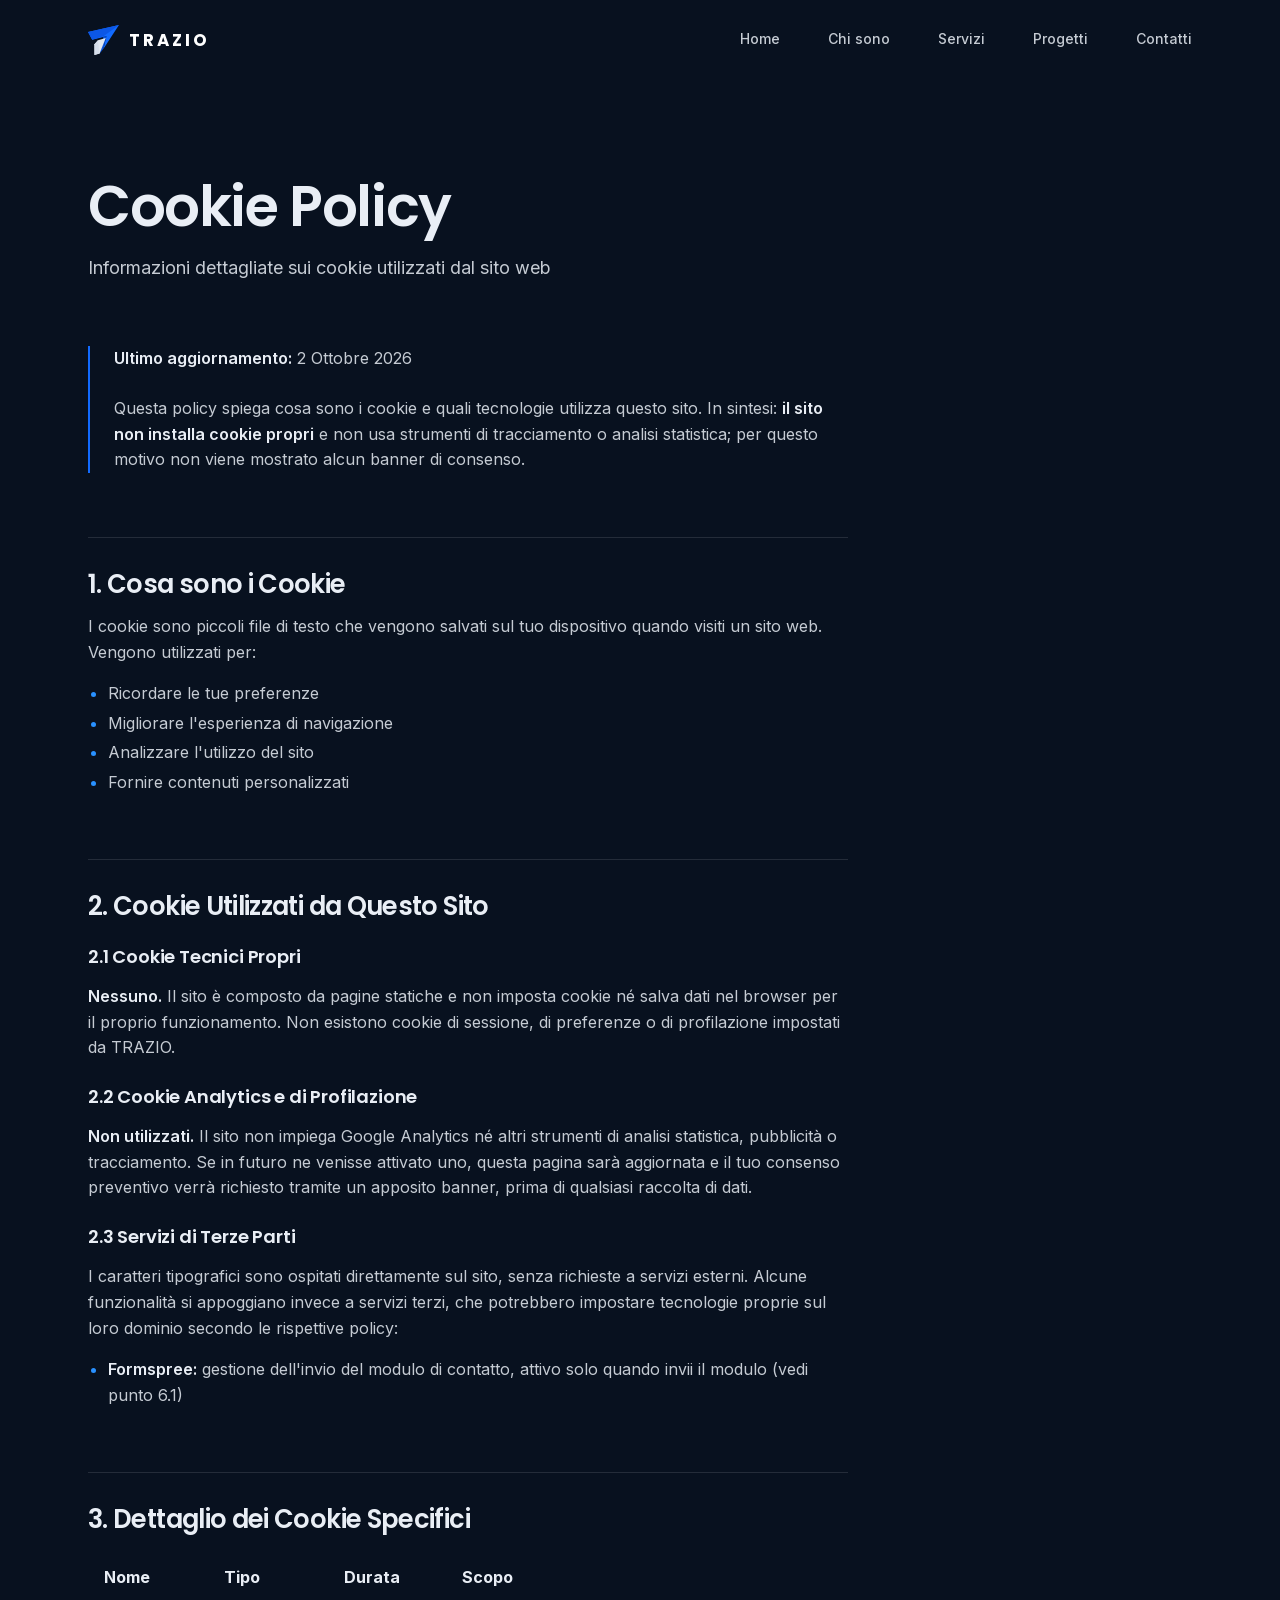
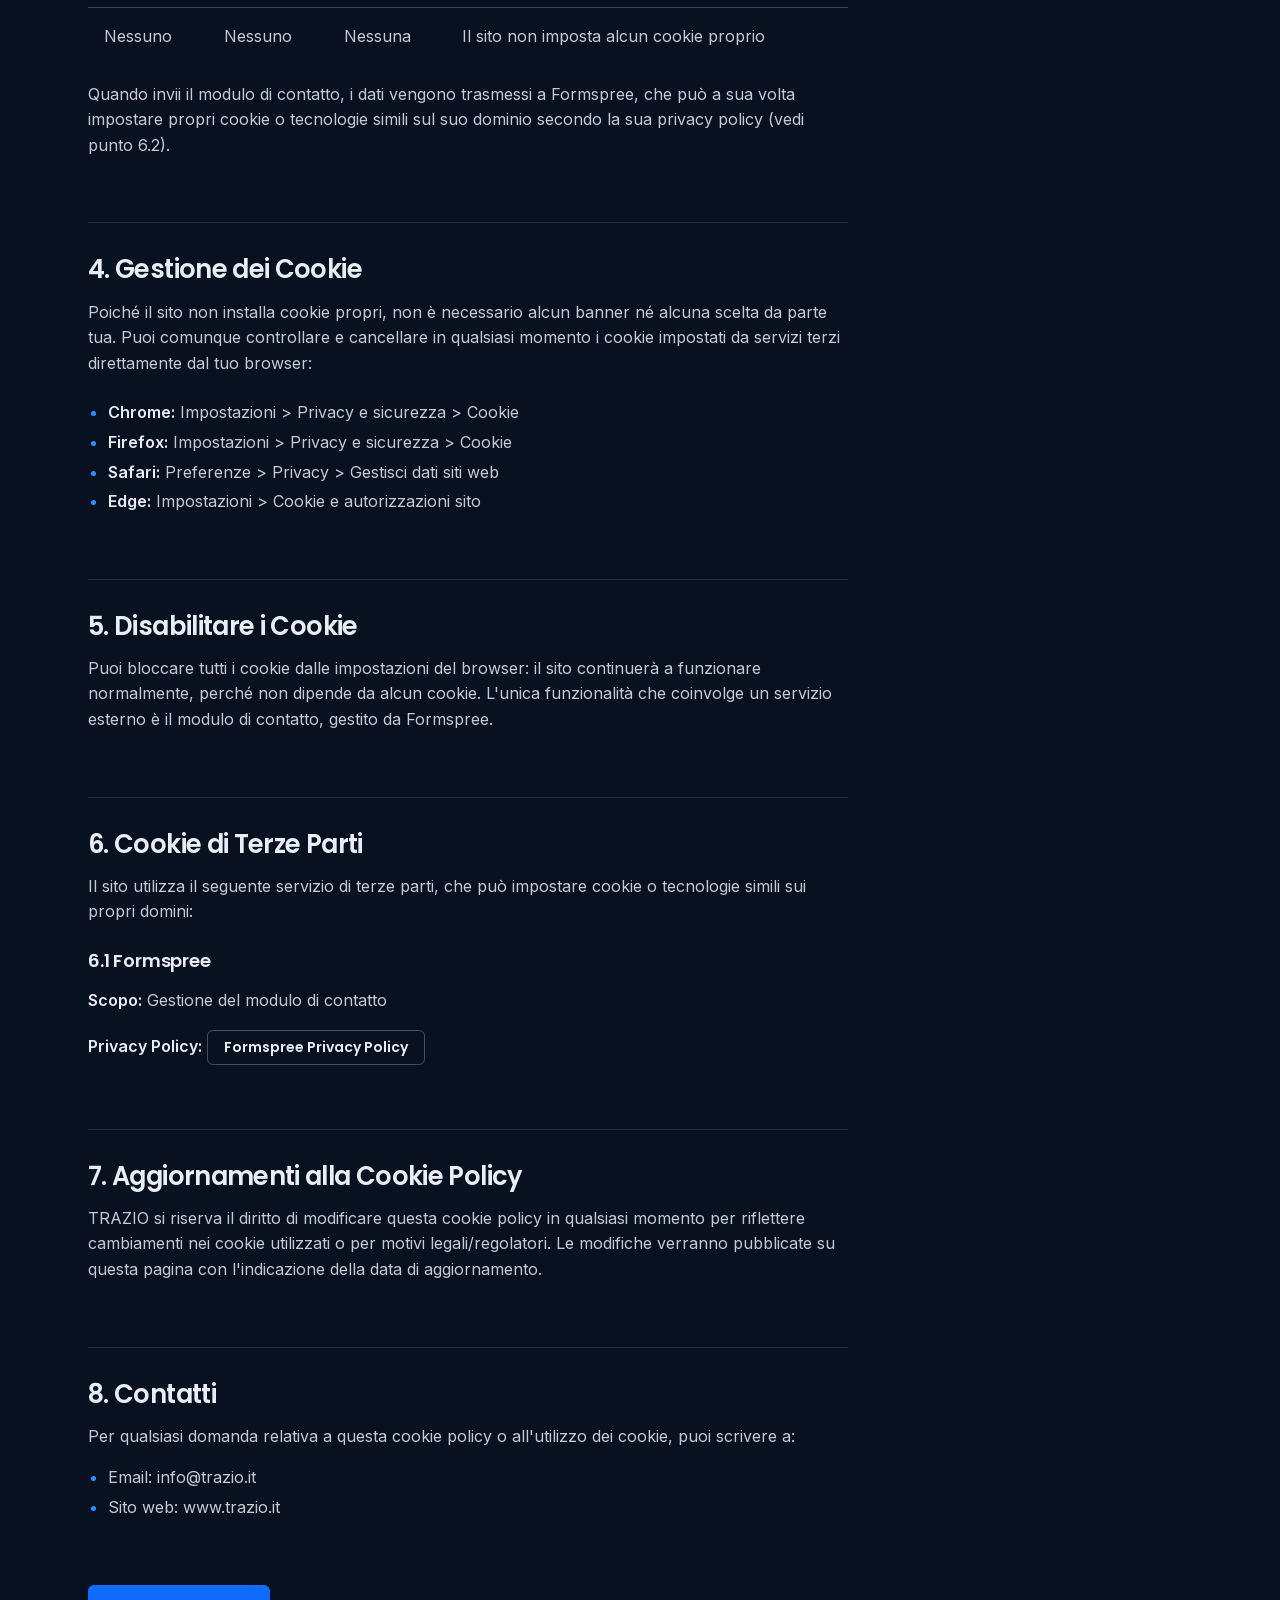
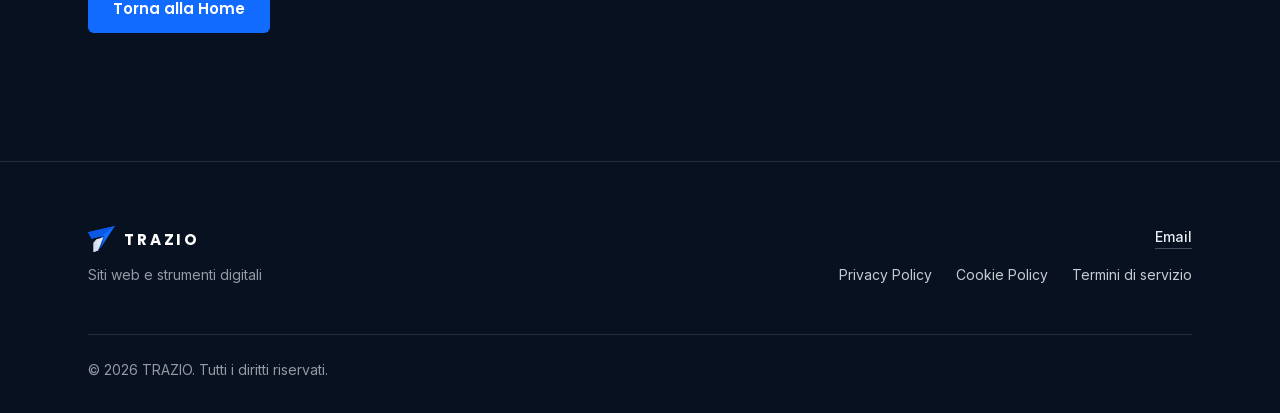
<file: cookie-policy.html>
<!DOCTYPE html>
<html lang="it">
<head>
  <meta charset="UTF-8">
  <meta http-equiv="Content-Security-Policy" content="default-src 'self'; script-src 'self' 'sha256-/x7W7R75k8Roq0WaVRQX9blP4OufE5xbAdzklGxsgpw='; style-src 'self'; img-src 'self'; font-src 'self'; connect-src 'self' https://formspree.io; form-action 'self' https://formspree.io; base-uri 'self'; object-src 'none'; upgrade-insecure-requests">
  <meta name="viewport" content="width=device-width, initial-scale=1.0">
  <title>Cookie Policy | TRAZIO - Digital Growth Studio</title>
  <meta name="description" content="Cookie Policy di TRAZIO - Informazioni dettagliate sui cookie utilizzati dal sito web.">
  <meta name="keywords" content="cookie policy, cookie tecnici, cookie analytics, GDPR, privacy">
  <meta name="author" content="TRAZIO">
  <meta name="robots" content="index, follow">
  <link rel="canonical" href="https://www.trazio.it/cookie-policy.html">

  <meta property="og:type" content="website">
  <meta property="og:url" content="https://www.trazio.it/cookie-policy.html">
  <meta property="og:title" content="Cookie Policy | TRAZIO - Digital Growth Studio">
  <meta property="og:description" content="Cookie Policy di TRAZIO - Informazioni dettagliate sui cookie utilizzati dal sito web.">
  <meta property="og:image" content="https://www.trazio.it/assets/images/og-cover.png">

  <link rel="icon" type="image/svg+xml" href="assets/icons/favicon.svg">
  <link rel="preload" href="assets/fonts/inter-latin.woff2" as="font" type="font/woff2" crossorigin>
  <link rel="preload" href="assets/fonts/poppins-700-latin.woff2" as="font" type="font/woff2" crossorigin>
  <link rel="stylesheet" href="css/variables.css">
  <link rel="stylesheet" href="css/style.css">
  <link rel="stylesheet" href="css/animations.css">
  <link rel="stylesheet" href="css/responsive.css">
  <script>document.documentElement.classList.add('js');</script>
</head>
<body>
  <a href="#main-content" class="skip-to-content">Vai al contenuto principale</a>


  <header class="navbar">
    <div class="container navbar__inner">
      <a href="index.html" class="navbar__logo" aria-label="Home di TRAZIO"><svg class="brand-mark" viewBox="0 8 96 93" aria-hidden="true" focusable="false"><path fill="#126BFF" d="M0 30 96 8 48 82 57 43 13 54Z"/><path fill="#0C57E6" d="M0 30 13 54 48 43 96 8Z"/><path fill="#0750D8" d="M48 82 57 43 48 43 36 96Z"/><path fill="#E2E8F0" d="M31 55 55 48 36 96 20 101 20 68Z"/><path fill="#D6DEEA" d="M20 68 31 55 36 96 20 101Z"/></svg><span class="brand-word">TRAZIO</span></a>
      <nav class="navbar__links" id="primary-nav" aria-label="Navigazione principale">
        <a href="index.html">Home</a>
        <a href="about.html">Chi sono</a>
        <a href="services.html">Servizi</a>
        <a href="projects.html">Progetti</a>
        <a href="contact.html">Contatti</a>
      </nav>
      <button class="navbar__hamburger" aria-label="Apri menu" aria-expanded="false" aria-controls="primary-nav"><span></span><span></span><span></span></button>
    </div>
  </header>

  <main id="main-content">
    <section class="section section--page-top">
      <div class="container legal">
        <div class="section-header">
          <h1 class="section-title">Cookie Policy</h1>
          <p class="section-subtitle">Informazioni dettagliate sui cookie utilizzati dal sito web</p>
        </div>

        <div class="legal__intro u-mb-3xl">
          <p class="u-mb-lg"><strong>Ultimo aggiornamento:</strong> 2 Ottobre 2026</p>
          <p>Questa policy spiega cosa sono i cookie e quali tecnologie utilizza questo sito. In sintesi: <strong>il sito non installa cookie propri</strong> e non usa strumenti di tracciamento o analisi statistica; per questo motivo non viene mostrato alcun banner di consenso.</p>
        </div>

        <div class="u-mb-3xl">
          <h2 class="legal__title">1. Cosa sono i Cookie</h2>
          <div class="legal__body">
            <p class="u-mb-md">I cookie sono piccoli file di testo che vengono salvati sul tuo dispositivo quando visiti un sito web. Vengono utilizzati per:</p>
            <ul>
              <li>Ricordare le tue preferenze</li>
              <li>Migliorare l'esperienza di navigazione</li>
              <li>Analizzare l'utilizzo del sito</li>
              <li>Fornire contenuti personalizzati</li>
            </ul>
          </div>
        </div>

        <div class="u-mb-3xl">
          <h2 class="legal__title">2. Cookie Utilizzati da Questo Sito</h2>
          <div class="legal__body">
            <h3 class="u-mb-md">2.1 Cookie Tecnici Propri</h3>
            <p class="u-mb-lg"><strong>Nessuno.</strong> Il sito è composto da pagine statiche e non imposta cookie né salva dati nel browser per il proprio funzionamento. Non esistono cookie di sessione, di preferenze o di profilazione impostati da TRAZIO.</p>

            <h3 class="u-mb-md">2.2 Cookie Analytics e di Profilazione</h3>
            <p class="u-mb-lg"><strong>Non utilizzati.</strong> Il sito non impiega Google Analytics né altri strumenti di analisi statistica, pubblicità o tracciamento. Se in futuro ne venisse attivato uno, questa pagina sarà aggiornata e il tuo consenso preventivo verrà richiesto tramite un apposito banner, prima di qualsiasi raccolta di dati.</p>

            <h3 class="u-mb-md">2.3 Servizi di Terze Parti</h3>
            <p class="u-mb-md">I caratteri tipografici sono ospitati direttamente sul sito, senza richieste a servizi esterni. Alcune funzionalità si appoggiano invece a servizi terzi, che potrebbero impostare tecnologie proprie sul loro dominio secondo le rispettive policy:</p>
            <ul>
              <li><strong>Formspree:</strong> gestione dell'invio del modulo di contatto, attivo solo quando invii il modulo (vedi punto 6.1)</li>
            </ul>
          </div>
        </div>

        <div class="u-mb-3xl">
          <h2 class="legal__title">3. Dettaglio dei Cookie Specifici</h2>
          <div class="legal__body">
            <table class="legal-table">
              <thead>
                <tr>
                  <th scope="col">Nome</th>
                  <th scope="col">Tipo</th>
                  <th scope="col">Durata</th>
                  <th scope="col">Scopo</th>
                </tr>
              </thead>
              <tbody>
                <tr>
                  <td>Nessuno</td>
                  <td>Nessuno</td>
                  <td>Nessuna</td>
                  <td>Il sito non imposta alcun cookie proprio</td>
                </tr>
              </tbody>
            </table>
            <p class="u-mt-md">Quando invii il modulo di contatto, i dati vengono trasmessi a Formspree, che può a sua volta impostare propri cookie o tecnologie simili sul suo dominio secondo la sua privacy policy (vedi punto 6.2).</p>
          </div>
        </div>

        <div class="u-mb-3xl">
          <h2 class="legal__title">4. Gestione dei Cookie</h2>
          <div class="legal__body">
            <p class="u-mb-lg">Poiché il sito non installa cookie propri, non è necessario alcun banner né alcuna scelta da parte tua. Puoi comunque controllare e cancellare in qualsiasi momento i cookie impostati da servizi terzi direttamente dal tuo browser:</p>
            <ul>
              <li><strong>Chrome:</strong> Impostazioni > Privacy e sicurezza > Cookie</li>
              <li><strong>Firefox:</strong> Impostazioni > Privacy e sicurezza > Cookie</li>
              <li><strong>Safari:</strong> Preferenze > Privacy > Gestisci dati siti web</li>
              <li><strong>Edge:</strong> Impostazioni > Cookie e autorizzazioni sito</li>
            </ul>
          </div>
        </div>

        <div class="u-mb-3xl">
          <h2 class="legal__title">5. Disabilitare i Cookie</h2>
          <div class="legal__body">
            <p>Puoi bloccare tutti i cookie dalle impostazioni del browser: il sito continuerà a funzionare normalmente, perché non dipende da alcun cookie. L'unica funzionalità che coinvolge un servizio esterno è il modulo di contatto, gestito da Formspree.</p>
          </div>
        </div>

        <div class="u-mb-3xl">
          <h2 class="legal__title">6. Cookie di Terze Parti</h2>
          <div class="legal__body">
            <p class="u-mb-md">Il sito utilizza il seguente servizio di terze parti, che può impostare cookie o tecnologie simili sui propri domini:</p>
            
            <h3 class="u-mb-md">6.1 Formspree</h3>
            <p class="u-mb-md"><strong>Scopo:</strong> Gestione del modulo di contatto</p>
            <p class="u-mb-lg"><strong>Privacy Policy:</strong> <a href="https://formspree.io/privacy" target="_blank" rel="noopener" class="btn btn--secondary btn--inline">Formspree Privacy Policy</a></p>
          </div>
        </div>

        <div class="u-mb-3xl">
          <h2 class="legal__title">7. Aggiornamenti alla Cookie Policy</h2>
          <div class="legal__body">
            <p>TRAZIO si riserva il diritto di modificare questa cookie policy in qualsiasi momento per riflettere cambiamenti nei cookie utilizzati o per motivi legali/regolatori. Le modifiche verranno pubblicate su questa pagina con l'indicazione della data di aggiornamento.</p>
          </div>
        </div>

        <div class="u-mb-3xl">
          <h2 class="legal__title">8. Contatti</h2>
          <div class="legal__body">
            <p class="u-mb-md">Per qualsiasi domanda relativa a questa cookie policy o all'utilizzo dei cookie, puoi scrivere a:</p>
            <ul>
              <li>Email: info@trazio.it</li>
              <li>Sito web: www.trazio.it</li>
            </ul>
          </div>
        </div>

        <div>
          <a href="index.html" class="btn btn--primary">Torna alla Home</a>
        </div>
      </div>
    </section>
  </main>

  <footer class="footer">
    <div class="container">
      <div class="footer__brand"><svg class="brand-mark" viewBox="0 8 96 93" aria-hidden="true" focusable="false"><path fill="#126BFF" d="M0 30 96 8 48 82 57 43 13 54Z"/><path fill="#0C57E6" d="M0 30 13 54 48 43 96 8Z"/><path fill="#0750D8" d="M48 82 57 43 48 43 36 96Z"/><path fill="#E2E8F0" d="M31 55 55 48 36 96 20 101 20 68Z"/><path fill="#D6DEEA" d="M20 68 31 55 36 96 20 101Z"/></svg><span class="brand-word">TRAZIO</span></div>
      <p class="footer__tagline">Siti web e strumenti digitali</p>
      <div class="footer__socials">
        <a href="mailto:info@trazio.it" aria-label="Email">Email</a>
      </div>
      <div class="footer__legal">
        <a href="privacy-policy.html">Privacy Policy</a>
        <a href="cookie-policy.html">Cookie Policy</a>
        <a href="terms-of-service.html">Termini di servizio</a>
      </div>
      <p>&copy; 2026 TRAZIO. Tutti i diritti riservati.</p>
    </div>
  </footer>

  <button class="back-to-top" aria-label="Torna su"><span class="icon icon--arrow-up" aria-hidden="true"></span></button>

  <script src="js/config.js"></script>
  <script src="js/navbar.js"></script>
  <script src="js/scroll.js"></script>
  <script src="js/main.js"></script>
</body>
</html>
</file>
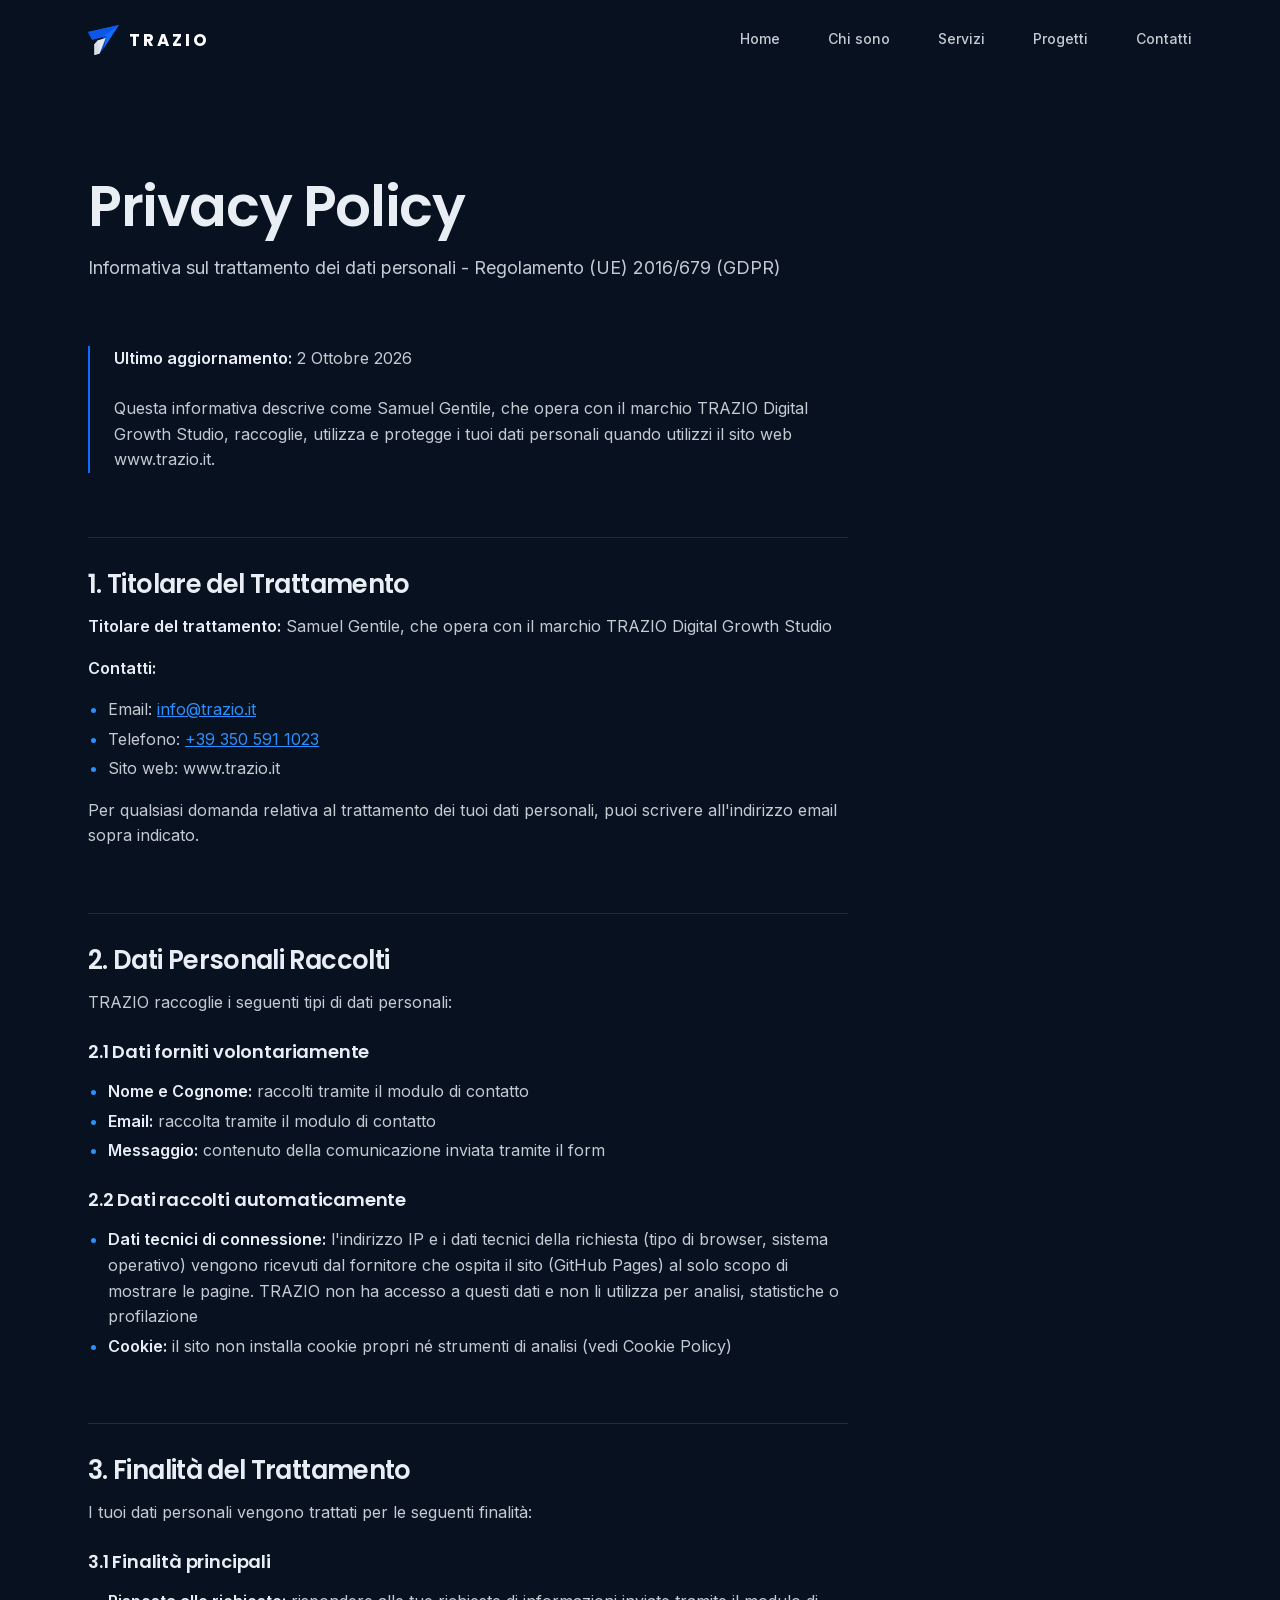
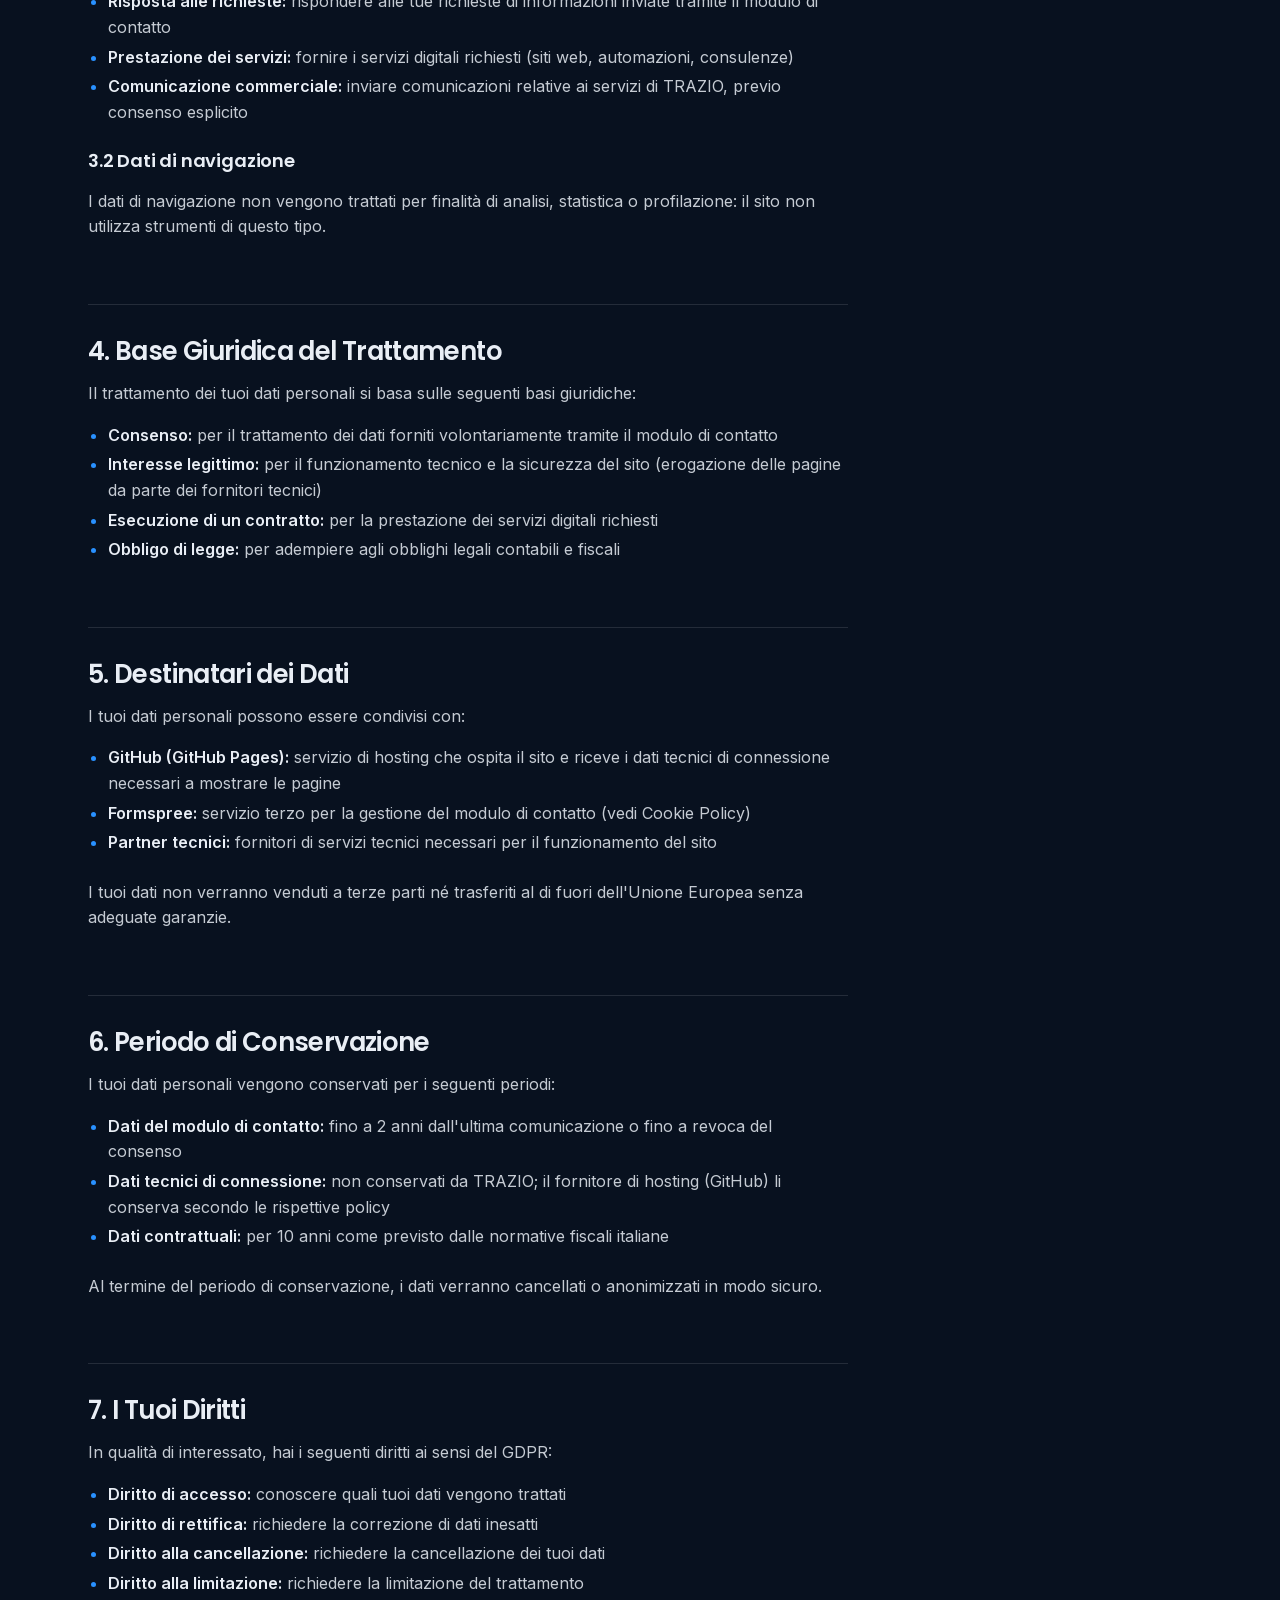
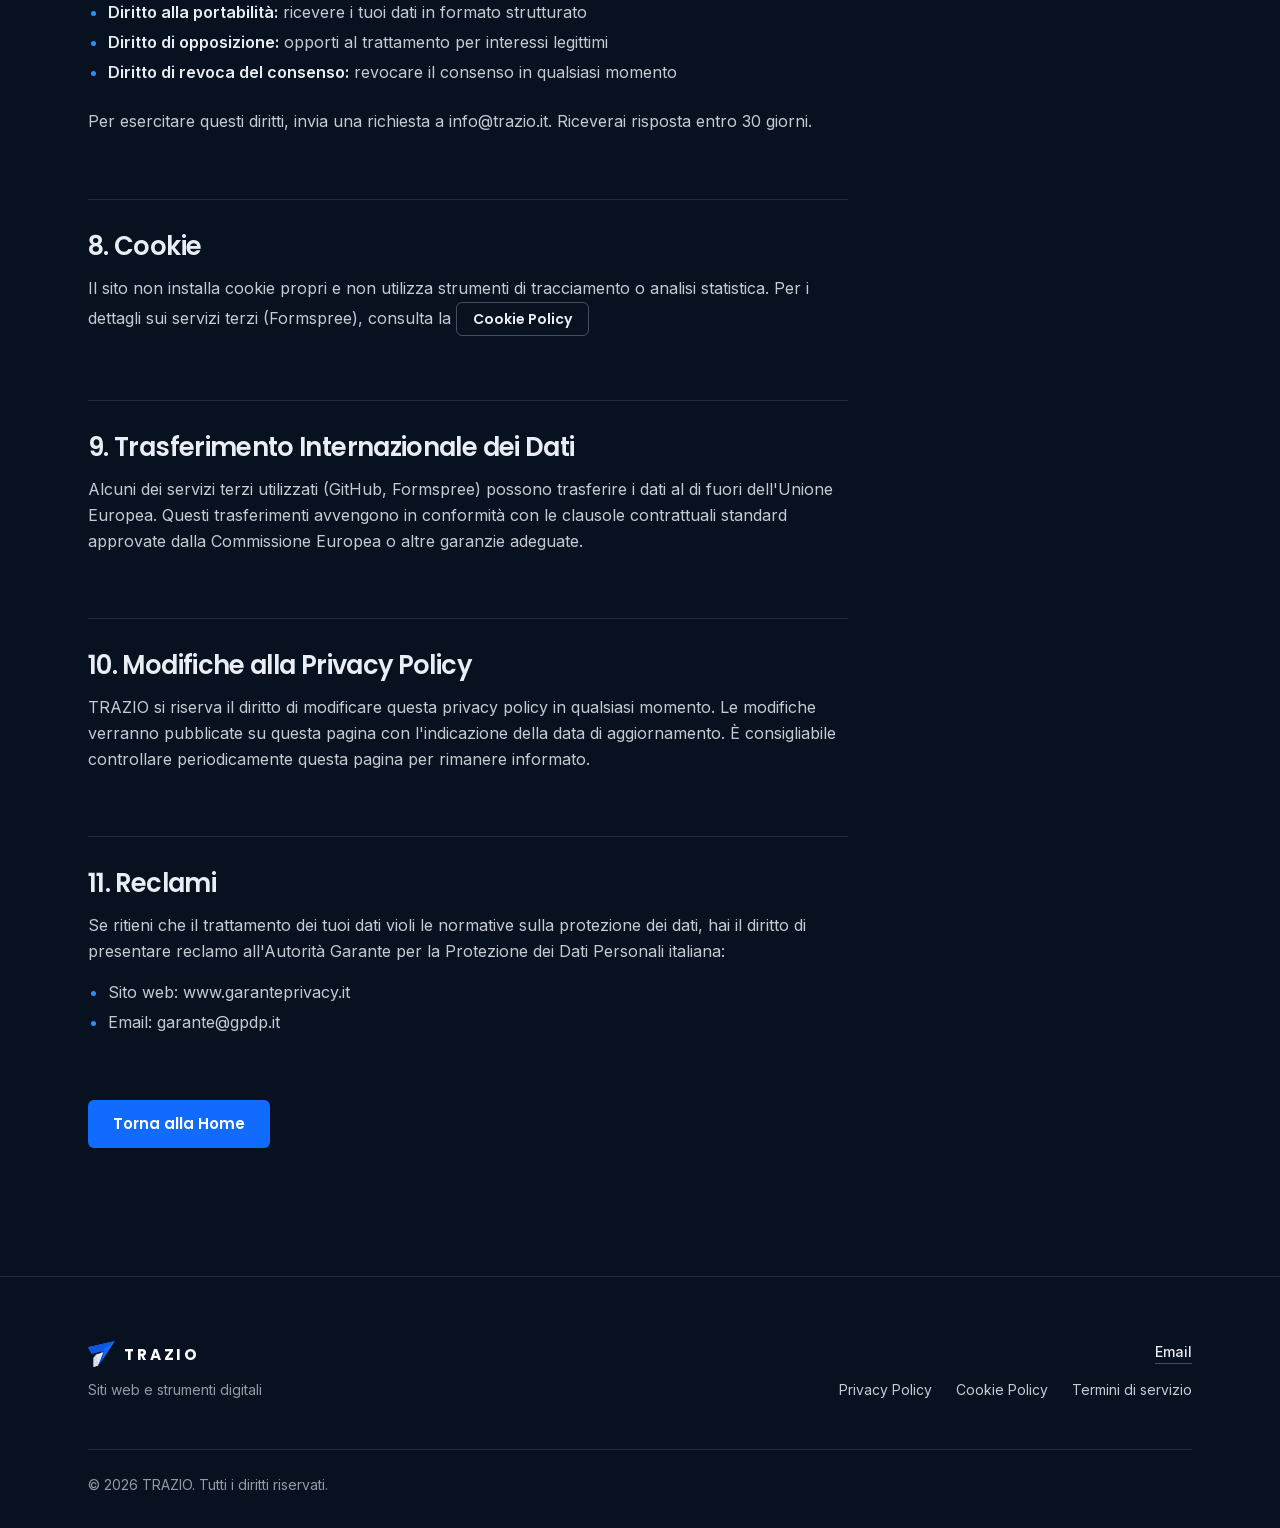
<file: privacy-policy.html>
<!DOCTYPE html>
<html lang="it">
<head>
  <meta charset="UTF-8">
  <meta http-equiv="Content-Security-Policy" content="default-src 'self'; script-src 'self' 'sha256-/x7W7R75k8Roq0WaVRQX9blP4OufE5xbAdzklGxsgpw='; style-src 'self'; img-src 'self'; font-src 'self'; connect-src 'self' https://formspree.io; form-action 'self' https://formspree.io; base-uri 'self'; object-src 'none'; upgrade-insecure-requests">
  <meta name="viewport" content="width=device-width, initial-scale=1.0">
  <title>Privacy Policy | TRAZIO - Digital Growth Studio</title>
  <meta name="description" content="Privacy Policy di TRAZIO - Informativa sul trattamento dei dati personali conforme al GDPR.">
  <meta name="keywords" content="privacy policy, GDPR, protezione dati, trattamento dati personali">
  <meta name="author" content="TRAZIO">
  <meta name="robots" content="index, follow">
  <link rel="canonical" href="https://www.trazio.it/privacy-policy.html">

  <meta property="og:type" content="website">
  <meta property="og:url" content="https://www.trazio.it/privacy-policy.html">
  <meta property="og:title" content="Privacy Policy | TRAZIO - Digital Growth Studio">
  <meta property="og:description" content="Privacy Policy di TRAZIO - Informativa sul trattamento dei dati personale conforme al GDPR.">
  <meta property="og:image" content="https://www.trazio.it/assets/images/og-cover.png">

  <link rel="icon" type="image/svg+xml" href="assets/icons/favicon.svg">
  <link rel="preload" href="assets/fonts/inter-latin.woff2" as="font" type="font/woff2" crossorigin>
  <link rel="preload" href="assets/fonts/poppins-700-latin.woff2" as="font" type="font/woff2" crossorigin>
  <link rel="stylesheet" href="css/variables.css">
  <link rel="stylesheet" href="css/style.css">
  <link rel="stylesheet" href="css/animations.css">
  <link rel="stylesheet" href="css/responsive.css">
  <script>document.documentElement.classList.add('js');</script>
</head>
<body>
  <a href="#main-content" class="skip-to-content">Vai al contenuto principale</a>


  <header class="navbar">
    <div class="container navbar__inner">
      <a href="index.html" class="navbar__logo" aria-label="Home di TRAZIO"><svg class="brand-mark" viewBox="0 8 96 93" aria-hidden="true" focusable="false"><path fill="#126BFF" d="M0 30 96 8 48 82 57 43 13 54Z"/><path fill="#0C57E6" d="M0 30 13 54 48 43 96 8Z"/><path fill="#0750D8" d="M48 82 57 43 48 43 36 96Z"/><path fill="#E2E8F0" d="M31 55 55 48 36 96 20 101 20 68Z"/><path fill="#D6DEEA" d="M20 68 31 55 36 96 20 101Z"/></svg><span class="brand-word">TRAZIO</span></a>
      <nav class="navbar__links" id="primary-nav" aria-label="Navigazione principale">
        <a href="index.html">Home</a>
        <a href="about.html">Chi sono</a>
        <a href="services.html">Servizi</a>
        <a href="projects.html">Progetti</a>
        <a href="contact.html">Contatti</a>
      </nav>
      <button class="navbar__hamburger" aria-label="Apri menu" aria-expanded="false" aria-controls="primary-nav"><span></span><span></span><span></span></button>
    </div>
  </header>

  <main id="main-content">
    <section class="section section--page-top">
      <div class="container legal">
        <div class="section-header">
          <h1 class="section-title">Privacy Policy</h1>
          <p class="section-subtitle">Informativa sul trattamento dei dati personali - Regolamento (UE) 2016/679 (GDPR)</p>
        </div>

        <div class="legal__intro u-mb-3xl">
          <p class="u-mb-lg"><strong>Ultimo aggiornamento:</strong> 2 Ottobre 2026</p>
          <p>Questa informativa descrive come Samuel Gentile, che opera con il marchio TRAZIO Digital Growth Studio, raccoglie, utilizza e protegge i tuoi dati personali quando utilizzi il sito web www.trazio.it.</p>
        </div>

        <div class="u-mb-3xl">
          <h2 class="legal__title">1. Titolare del Trattamento</h2>
          <div class="legal__body">
            <p class="u-mb-md"><strong>Titolare del trattamento:</strong> Samuel Gentile, che opera con il marchio TRAZIO Digital Growth Studio</p>
            <p class="u-mb-md"><strong>Contatti:</strong></p>
            <ul class="u-mb-md">
              <li>Email: <a href="mailto:info@trazio.it">info@trazio.it</a></li>
              <li>Telefono: <a href="tel:+393505911023">+39 350 591 1023</a></li>
              <li>Sito web: www.trazio.it</li>
            </ul>
            <p>Per qualsiasi domanda relativa al trattamento dei tuoi dati personali, puoi scrivere all'indirizzo email sopra indicato.</p>
          </div>
        </div>

        <div class="u-mb-3xl">
          <h2 class="legal__title">2. Dati Personali Raccolti</h2>
          <div class="legal__body">
            <p class="u-mb-md">TRAZIO raccoglie i seguenti tipi di dati personali:</p>
            
            <h3 class="u-mb-md">2.1 Dati forniti volontariamente</h3>
            <ul class="u-mb-lg">
              <li><strong>Nome e Cognome:</strong> raccolti tramite il modulo di contatto</li>
              <li><strong>Email:</strong> raccolta tramite il modulo di contatto</li>
              <li><strong>Messaggio:</strong> contenuto della comunicazione inviata tramite il form</li>
            </ul>

            <h3 class="u-mb-md">2.2 Dati raccolti automaticamente</h3>
            <ul class="u-mb-lg">
              <li><strong>Dati tecnici di connessione:</strong> l'indirizzo IP e i dati tecnici della richiesta (tipo di browser, sistema operativo) vengono ricevuti dal fornitore che ospita il sito (GitHub Pages) al solo scopo di mostrare le pagine. TRAZIO non ha accesso a questi dati e non li utilizza per analisi, statistiche o profilazione</li>
              <li><strong>Cookie:</strong> il sito non installa cookie propri né strumenti di analisi (vedi Cookie Policy)</li>
            </ul>
          </div>
        </div>

        <div class="u-mb-3xl">
          <h2 class="legal__title">3. Finalità del Trattamento</h2>
          <div class="legal__body">
            <p class="u-mb-md">I tuoi dati personali vengono trattati per le seguenti finalità:</p>
            
            <h3 class="u-mb-md">3.1 Finalità principali</h3>
            <ul class="u-mb-lg">
              <li><strong>Risposta alle richieste:</strong> rispondere alle tue richieste di informazioni inviate tramite il modulo di contatto</li>
              <li><strong>Prestazione dei servizi:</strong> fornire i servizi digitali richiesti (siti web, automazioni, consulenze)</li>
              <li><strong>Comunicazione commerciale:</strong> inviare comunicazioni relative ai servizi di TRAZIO, previo consenso esplicito</li>
            </ul>

            <h3 class="u-mb-md">3.2 Dati di navigazione</h3>
            <p>I dati di navigazione non vengono trattati per finalità di analisi, statistica o profilazione: il sito non utilizza strumenti di questo tipo.</p>
          </div>
        </div>

        <div class="u-mb-3xl">
          <h2 class="legal__title">4. Base Giuridica del Trattamento</h2>
          <div class="legal__body">
            <p class="u-mb-md">Il trattamento dei tuoi dati personali si basa sulle seguenti basi giuridiche:</p>
            <ul>
              <li><strong>Consenso:</strong> per il trattamento dei dati forniti volontariamente tramite il modulo di contatto</li>
              <li><strong>Interesse legittimo:</strong> per il funzionamento tecnico e la sicurezza del sito (erogazione delle pagine da parte dei fornitori tecnici)</li>
              <li><strong>Esecuzione di un contratto:</strong> per la prestazione dei servizi digitali richiesti</li>
              <li><strong>Obbligo di legge:</strong> per adempiere agli obblighi legali contabili e fiscali</li>
            </ul>
          </div>
        </div>

        <div class="u-mb-3xl">
          <h2 class="legal__title">5. Destinatari dei Dati</h2>
          <div class="legal__body">
            <p class="u-mb-md">I tuoi dati personali possono essere condivisi con:</p>
            <ul class="u-mb-lg">
              <li><strong>GitHub (GitHub Pages):</strong> servizio di hosting che ospita il sito e riceve i dati tecnici di connessione necessari a mostrare le pagine</li>
              <li><strong>Formspree:</strong> servizio terzo per la gestione del modulo di contatto (vedi Cookie Policy)</li>
              <li><strong>Partner tecnici:</strong> fornitori di servizi tecnici necessari per il funzionamento del sito</li>
            </ul>
            <p>I tuoi dati non verranno venduti a terze parti né trasferiti al di fuori dell'Unione Europea senza adeguate garanzie.</p>
          </div>
        </div>

        <div class="u-mb-3xl">
          <h2 class="legal__title">6. Periodo di Conservazione</h2>
          <div class="legal__body">
            <p class="u-mb-md">I tuoi dati personali vengono conservati per i seguenti periodi:</p>
            <ul class="u-mb-lg">
              <li><strong>Dati del modulo di contatto:</strong> fino a 2 anni dall'ultima comunicazione o fino a revoca del consenso</li>
              <li><strong>Dati tecnici di connessione:</strong> non conservati da TRAZIO; il fornitore di hosting (GitHub) li conserva secondo le rispettive policy</li>
              <li><strong>Dati contrattuali:</strong> per 10 anni come previsto dalle normative fiscali italiane</li>
            </ul>
            <p>Al termine del periodo di conservazione, i dati verranno cancellati o anonimizzati in modo sicuro.</p>
          </div>
        </div>

        <div class="u-mb-3xl">
          <h2 class="legal__title">7. I Tuoi Diritti</h2>
          <div class="legal__body">
            <p class="u-mb-md">In qualità di interessato, hai i seguenti diritti ai sensi del GDPR:</p>
            <ul class="u-mb-lg">
              <li><strong>Diritto di accesso:</strong> conoscere quali tuoi dati vengono trattati</li>
              <li><strong>Diritto di rettifica:</strong> richiedere la correzione di dati inesatti</li>
              <li><strong>Diritto alla cancellazione:</strong> richiedere la cancellazione dei tuoi dati</li>
              <li><strong>Diritto alla limitazione:</strong> richiedere la limitazione del trattamento</li>
              <li><strong>Diritto alla portabilità:</strong> ricevere i tuoi dati in formato strutturato</li>
              <li><strong>Diritto di opposizione:</strong> opporti al trattamento per interessi legittimi</li>
              <li><strong>Diritto di revoca del consenso:</strong> revocare il consenso in qualsiasi momento</li>
            </ul>
            <p>Per esercitare questi diritti, invia una richiesta a info@trazio.it. Riceverai risposta entro 30 giorni.</p>
          </div>
        </div>

        <div class="u-mb-3xl">
          <h2 class="legal__title">8. Cookie</h2>
          <div class="legal__body">
            <p class="u-mb-md">Il sito non installa cookie propri e non utilizza strumenti di tracciamento o analisi statistica. Per i dettagli sui servizi terzi (Formspree), consulta la <a href="cookie-policy.html" class="btn btn--secondary btn--inline">Cookie Policy</a></p>
          </div>
        </div>

        <div class="u-mb-3xl">
          <h2 class="legal__title">9. Trasferimento Internazionale dei Dati</h2>
          <div class="legal__body">
            <p class="u-mb-md">Alcuni dei servizi terzi utilizzati (GitHub, Formspree) possono trasferire i dati al di fuori dell'Unione Europea. Questi trasferimenti avvengono in conformità con le clausole contrattuali standard approvate dalla Commissione Europea o altre garanzie adeguate.</p>
          </div>
        </div>

        <div class="u-mb-3xl">
          <h2 class="legal__title">10. Modifiche alla Privacy Policy</h2>
          <div class="legal__body">
            <p>TRAZIO si riserva il diritto di modificare questa privacy policy in qualsiasi momento. Le modifiche verranno pubblicate su questa pagina con l'indicazione della data di aggiornamento. È consigliabile controllare periodicamente questa pagina per rimanere informato.</p>
          </div>
        </div>

        <div class="u-mb-3xl">
          <h2 class="legal__title">11. Reclami</h2>
          <div class="legal__body">
            <p class="u-mb-md">Se ritieni che il trattamento dei tuoi dati violi le normative sulla protezione dei dati, hai il diritto di presentare reclamo all'Autorità Garante per la Protezione dei Dati Personali italiana:</p>
            <ul>
              <li>Sito web: www.garanteprivacy.it</li>
              <li>Email: garante@gpdp.it</li>
            </ul>
          </div>
        </div>

        <div>
          <a href="index.html" class="btn btn--primary">Torna alla Home</a>
        </div>
      </div>
    </section>
  </main>

  <footer class="footer">
    <div class="container">
      <div class="footer__brand"><svg class="brand-mark" viewBox="0 8 96 93" aria-hidden="true" focusable="false"><path fill="#126BFF" d="M0 30 96 8 48 82 57 43 13 54Z"/><path fill="#0C57E6" d="M0 30 13 54 48 43 96 8Z"/><path fill="#0750D8" d="M48 82 57 43 48 43 36 96Z"/><path fill="#E2E8F0" d="M31 55 55 48 36 96 20 101 20 68Z"/><path fill="#D6DEEA" d="M20 68 31 55 36 96 20 101Z"/></svg><span class="brand-word">TRAZIO</span></div>
      <p class="footer__tagline">Siti web e strumenti digitali</p>
      <div class="footer__socials">
        <a href="mailto:info@trazio.it" aria-label="Email">Email</a>
      </div>
      <div class="footer__legal">
        <a href="privacy-policy.html">Privacy Policy</a>
        <a href="cookie-policy.html">Cookie Policy</a>
        <a href="terms-of-service.html">Termini di servizio</a>
      </div>
      <p>&copy; 2026 TRAZIO. Tutti i diritti riservati.</p>
    </div>
  </footer>

  <button class="back-to-top" aria-label="Torna su"><span class="icon icon--arrow-up" aria-hidden="true"></span></button>

  <script src="js/config.js"></script>
  <script src="js/navbar.js"></script>
  <script src="js/scroll.js"></script>
  <script src="js/main.js"></script>
</body>
</html>
</file>
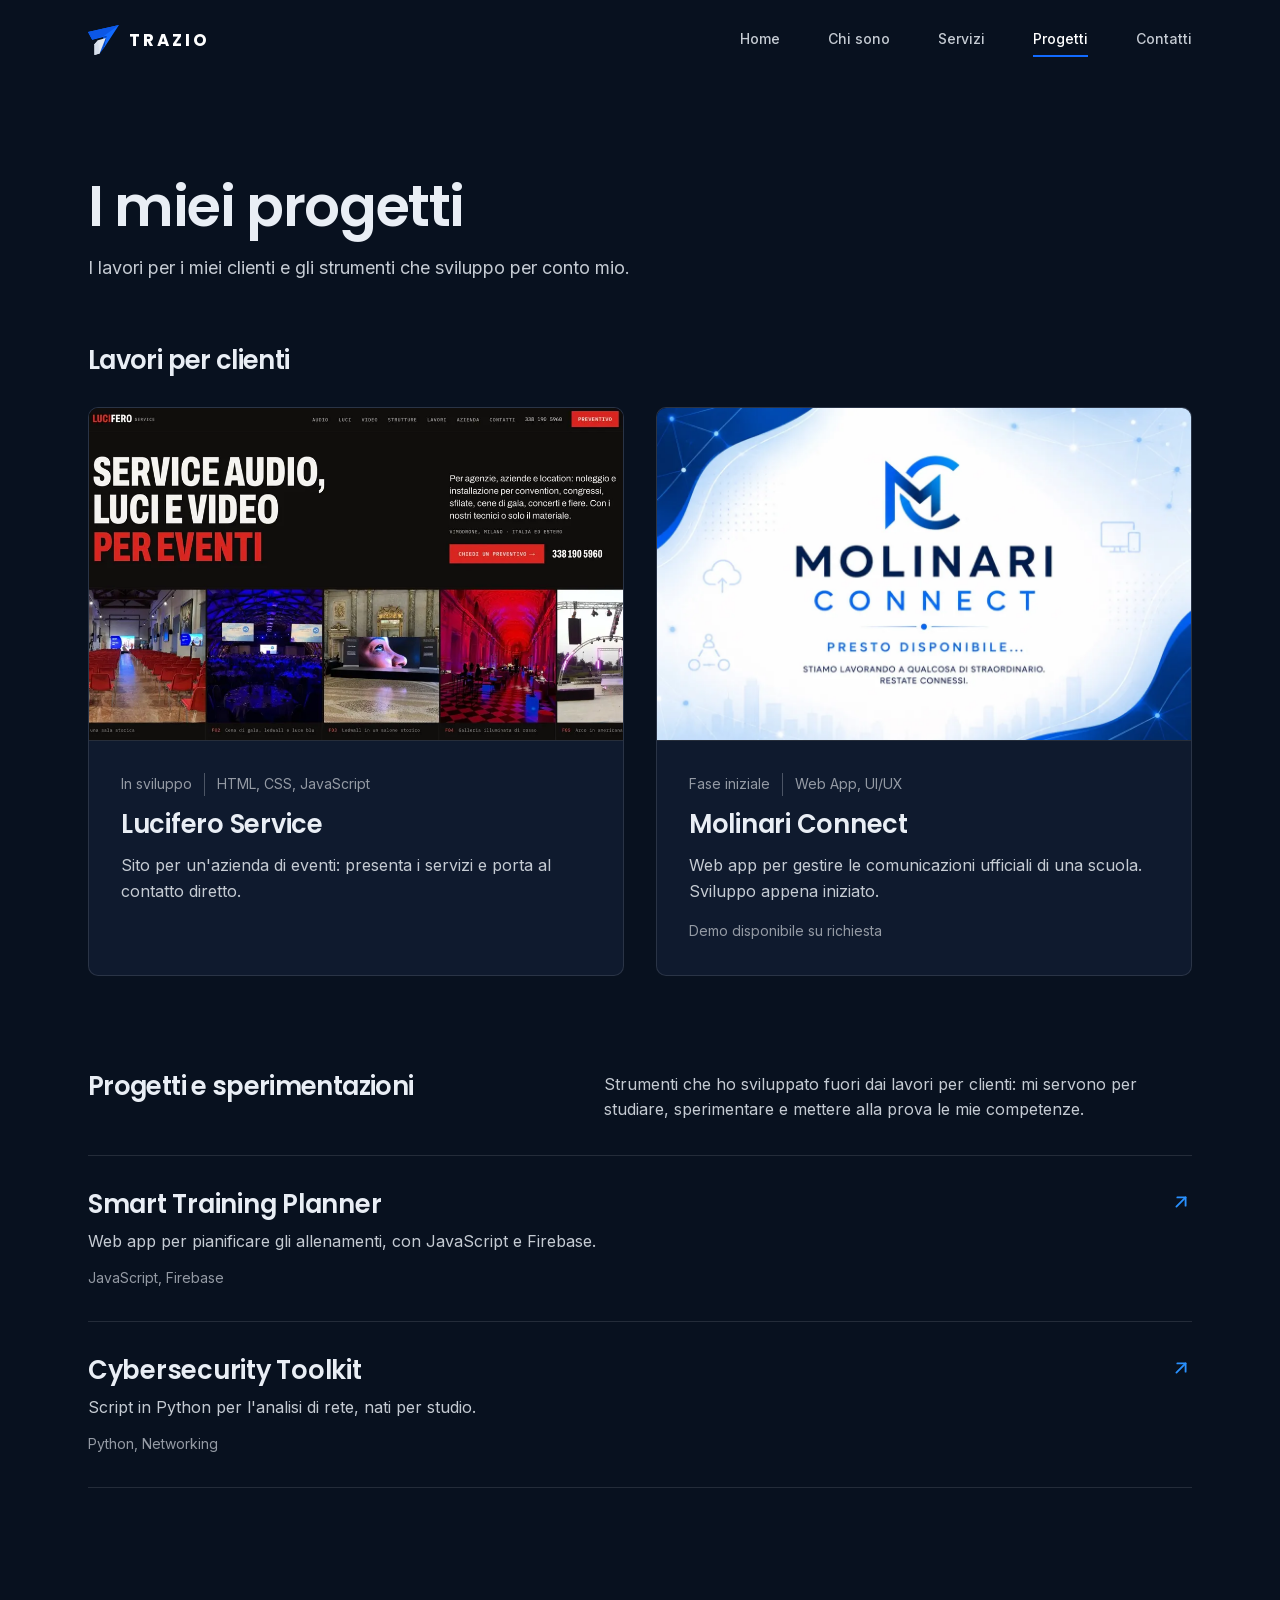
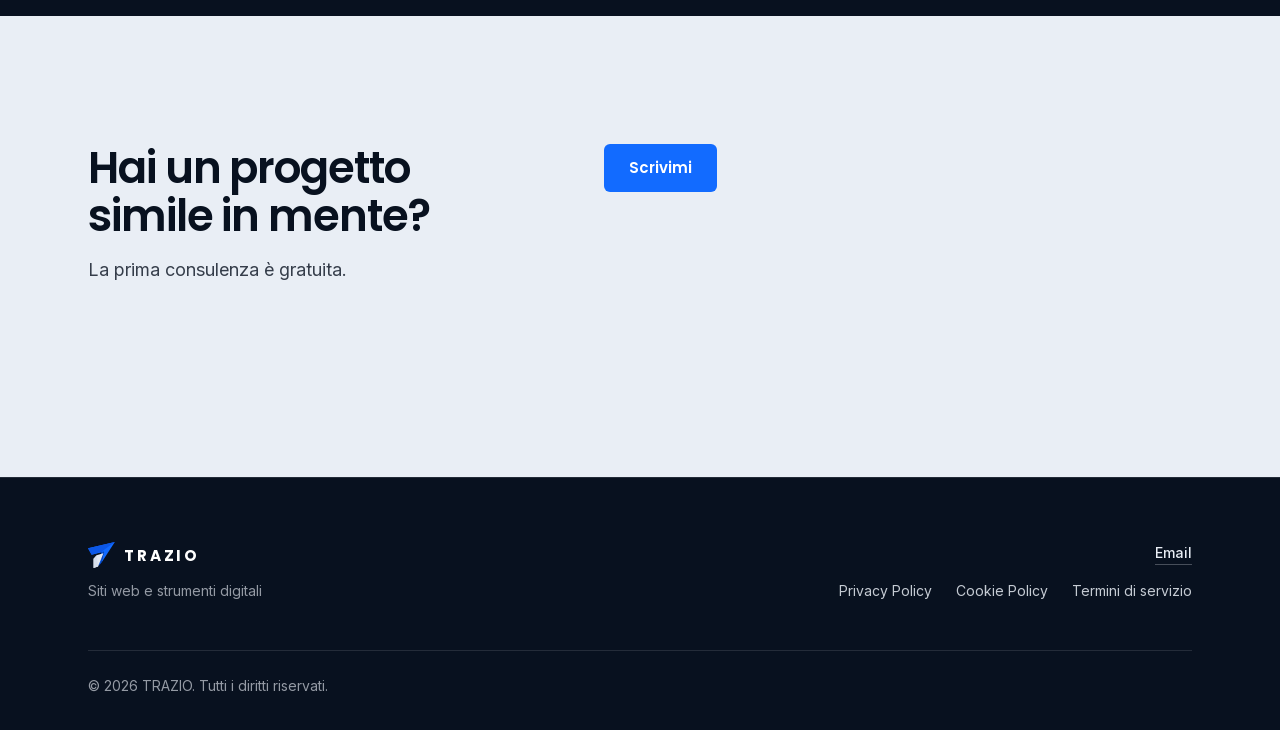
<file: projects.html>
<!DOCTYPE html>
<html lang="it">
<head>
  <meta charset="UTF-8">
  <meta http-equiv="Content-Security-Policy" content="default-src 'self'; script-src 'self' 'sha256-/x7W7R75k8Roq0WaVRQX9blP4OufE5xbAdzklGxsgpw='; style-src 'self'; img-src 'self'; font-src 'self'; connect-src 'self' https://formspree.io; form-action 'self' https://formspree.io; base-uri 'self'; object-src 'none'; upgrade-insecure-requests">
  <meta name="viewport" content="width=device-width, initial-scale=1.0">
  <title>Progetti | TRAZIO - Digital Growth Studio</title>
  <meta name="description" content="Lavori per clienti e progetti personali di TRAZIO: siti web, piattaforme digitali e strumenti su misura.">
  <meta name="keywords" content="progetti, case study, siti web, sviluppo web, TRAZIO">
  <meta name="author" content="TRAZIO">
  <meta name="robots" content="index, follow">
  <link rel="canonical" href="https://www.trazio.it/projects.html">

  <meta property="og:type" content="website">
  <meta property="og:url" content="https://www.trazio.it/projects.html">
  <meta property="og:title" content="Progetti | TRAZIO - Digital Growth Studio">
  <meta property="og:description" content="Lavori per clienti e progetti personali di TRAZIO: siti web, piattaforme digitali e strumenti su misura.">
  <meta property="og:image" content="https://www.trazio.it/assets/images/og-cover.png">

  <meta name="twitter:card" content="summary_large_image">
  <meta name="twitter:url" content="https://www.trazio.it/projects.html">
  <meta name="twitter:title" content="Progetti | TRAZIO - Digital Growth Studio">
  <meta name="twitter:description" content="Lavori per clienti e progetti personali di TRAZIO: siti web, piattaforme digitali e strumenti su misura.">
  <meta name="twitter:image" content="https://www.trazio.it/assets/images/og-cover.png">

  <link rel="icon" type="image/svg+xml" href="assets/icons/favicon.svg">
  <link rel="preload" href="assets/fonts/inter-latin.woff2" as="font" type="font/woff2" crossorigin>
  <link rel="preload" href="assets/fonts/poppins-700-latin.woff2" as="font" type="font/woff2" crossorigin>
  <link rel="stylesheet" href="css/variables.css">
  <link rel="stylesheet" href="css/style.css">
  <link rel="stylesheet" href="css/animations.css">
  <link rel="stylesheet" href="css/responsive.css">
  <script>document.documentElement.classList.add('js');</script>
</head>
<body>
  <a href="#main-content" class="skip-to-content">Vai al contenuto principale</a>


  <header class="navbar">
    <div class="container navbar__inner">
      <a href="index.html" class="navbar__logo" aria-label="Home di TRAZIO"><svg class="brand-mark" viewBox="0 8 96 93" aria-hidden="true" focusable="false"><path fill="#126BFF" d="M0 30 96 8 48 82 57 43 13 54Z"/><path fill="#0C57E6" d="M0 30 13 54 48 43 96 8Z"/><path fill="#0750D8" d="M48 82 57 43 48 43 36 96Z"/><path fill="#E2E8F0" d="M31 55 55 48 36 96 20 101 20 68Z"/><path fill="#D6DEEA" d="M20 68 31 55 36 96 20 101Z"/></svg><span class="brand-word">TRAZIO</span></a>
      <nav class="navbar__links" id="primary-nav" aria-label="Navigazione principale">
        <a href="index.html">Home</a>
        <a href="about.html">Chi sono</a>
        <a href="services.html">Servizi</a>
        <a href="projects.html" class="is-active">Progetti</a>
        <a href="contact.html">Contatti</a>
      </nav>
      <button class="navbar__hamburger" aria-label="Apri menu" aria-expanded="false" aria-controls="primary-nav"><span></span><span></span><span></span></button>
    </div>
  </header>

  <main id="main-content">
    <section class="section section--page-top">
      <div class="container">
        <div class="section-header">
          <h1 class="section-title">I miei progetti</h1>
          <p class="section-subtitle">I lavori per i miei clienti e gli strumenti che sviluppo per conto mio.</p>
        </div>

        <h2 class="projects-group-title">Lavori per clienti</h2>
        <div class="grid grid--2 projects-grid" data-group="client">
          <!-- Caricati da js/projects.json -->
        </div>

        <div class="lab">
          <div class="lab__header">
            <h2>Progetti e sperimentazioni</h2>
            <p>
              Strumenti che ho sviluppato fuori dai lavori per clienti:
              mi servono per studiare, sperimentare e mettere alla prova le mie competenze.
            </p>
          </div>
          <div class="services-list projects-grid" data-group="lab" data-layout="list">
            <!-- Caricati da js/projects.json -->
          </div>
        </div>
      </div>
    </section>

    <section class="section section--light">
      <div class="container split">
        <div class="section-header">
          <h2 class="section-title">Hai un progetto simile in mente?</h2>
          <p class="section-subtitle">La prima consulenza è gratuita.</p>
        </div>
        <div>
          <a href="contact.html" class="btn btn--primary">Scrivimi</a>
        </div>
      </div>
    </section>
  </main>

  <footer class="footer">
    <div class="container">
      <div class="footer__brand"><svg class="brand-mark" viewBox="0 8 96 93" aria-hidden="true" focusable="false"><path fill="#126BFF" d="M0 30 96 8 48 82 57 43 13 54Z"/><path fill="#0C57E6" d="M0 30 13 54 48 43 96 8Z"/><path fill="#0750D8" d="M48 82 57 43 48 43 36 96Z"/><path fill="#E2E8F0" d="M31 55 55 48 36 96 20 101 20 68Z"/><path fill="#D6DEEA" d="M20 68 31 55 36 96 20 101Z"/></svg><span class="brand-word">TRAZIO</span></div>
      <p class="footer__tagline">Siti web e strumenti digitali</p>
      <div class="footer__socials">
        <a href="mailto:info@trazio.it" aria-label="Email">Email</a>
      </div>
      <div class="footer__legal">
        <a href="privacy-policy.html">Privacy Policy</a>
        <a href="cookie-policy.html">Cookie Policy</a>
        <a href="terms-of-service.html">Termini di servizio</a>
      </div>
      <p>&copy; 2026 TRAZIO. Tutti i diritti riservati.</p>
    </div>
  </footer>

  <button class="back-to-top" aria-label="Torna su"><span class="icon icon--arrow-up" aria-hidden="true"></span></button>

  <script src="js/config.js"></script>
  <script src="js/projects.js"></script>
  <script src="js/navbar.js"></script>
  <script src="js/scroll.js"></script>
  <script src="js/main.js"></script>
</body>
</html>
</file>
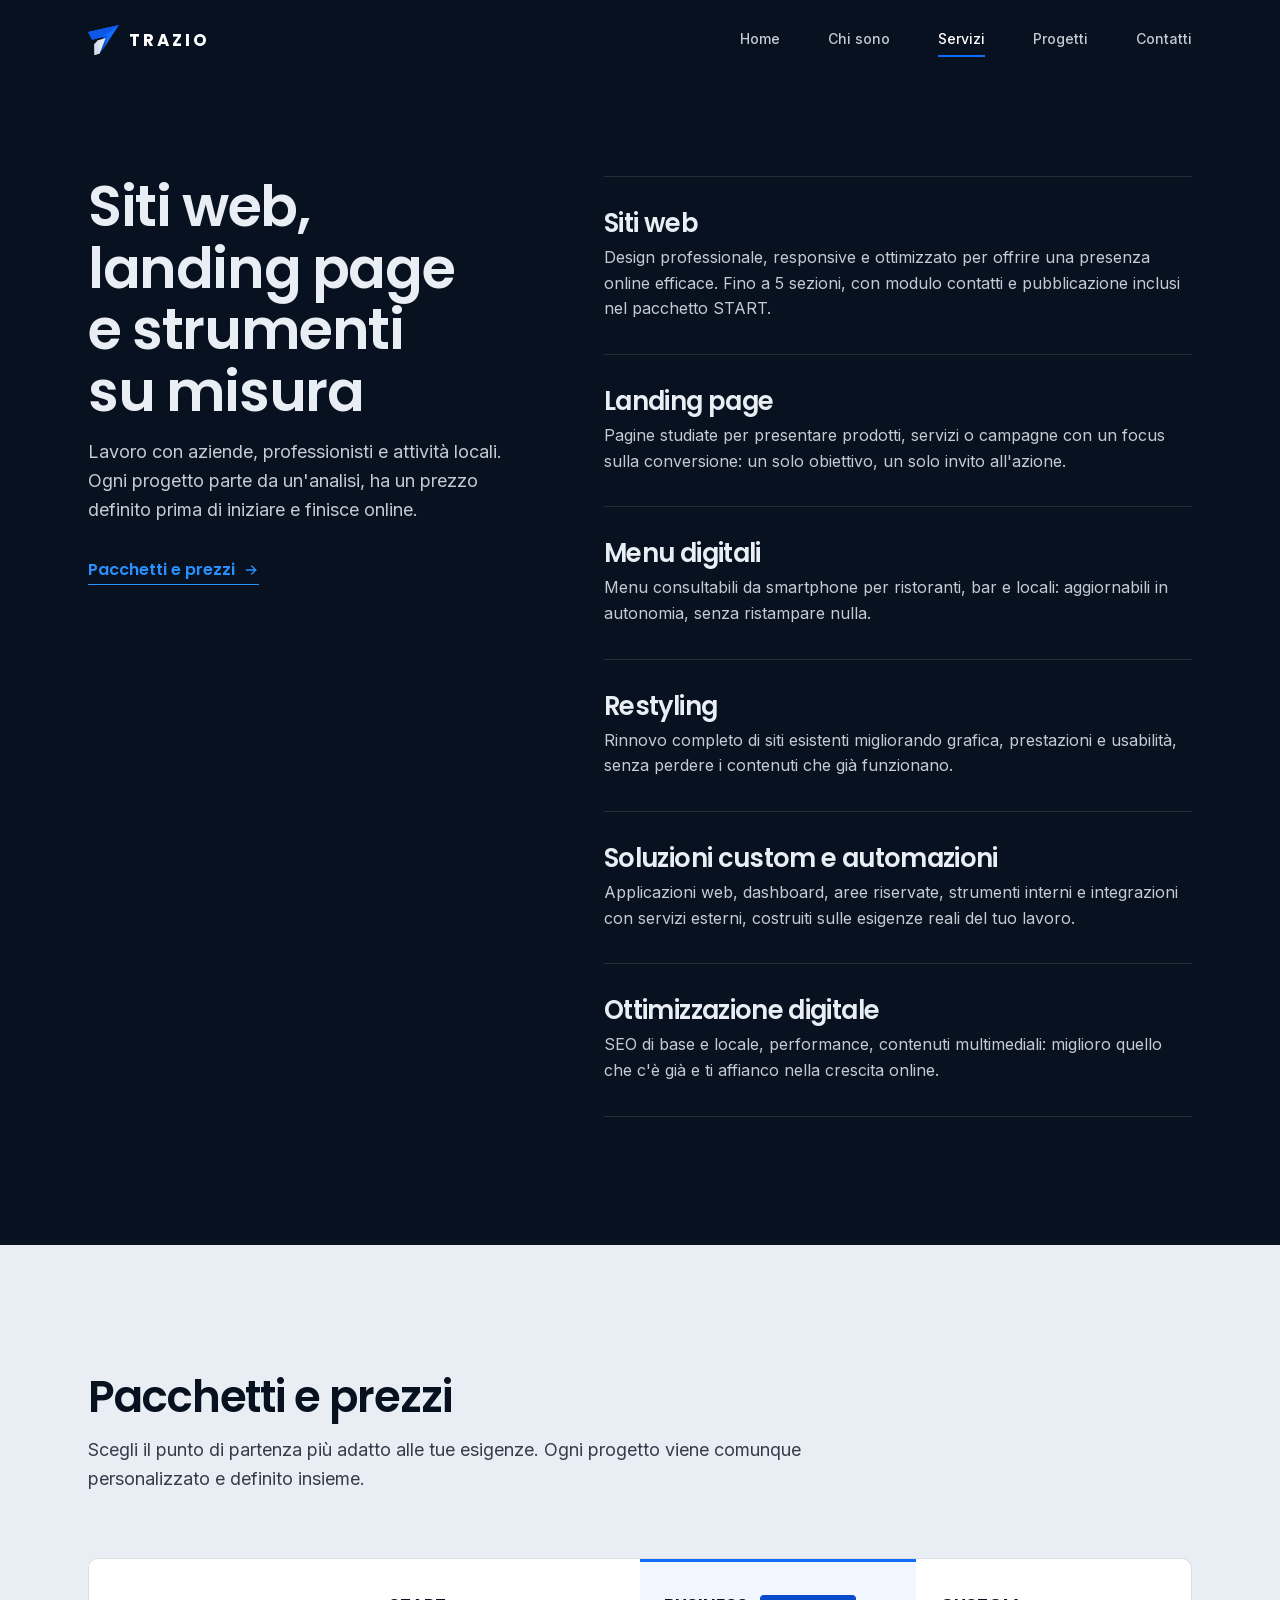
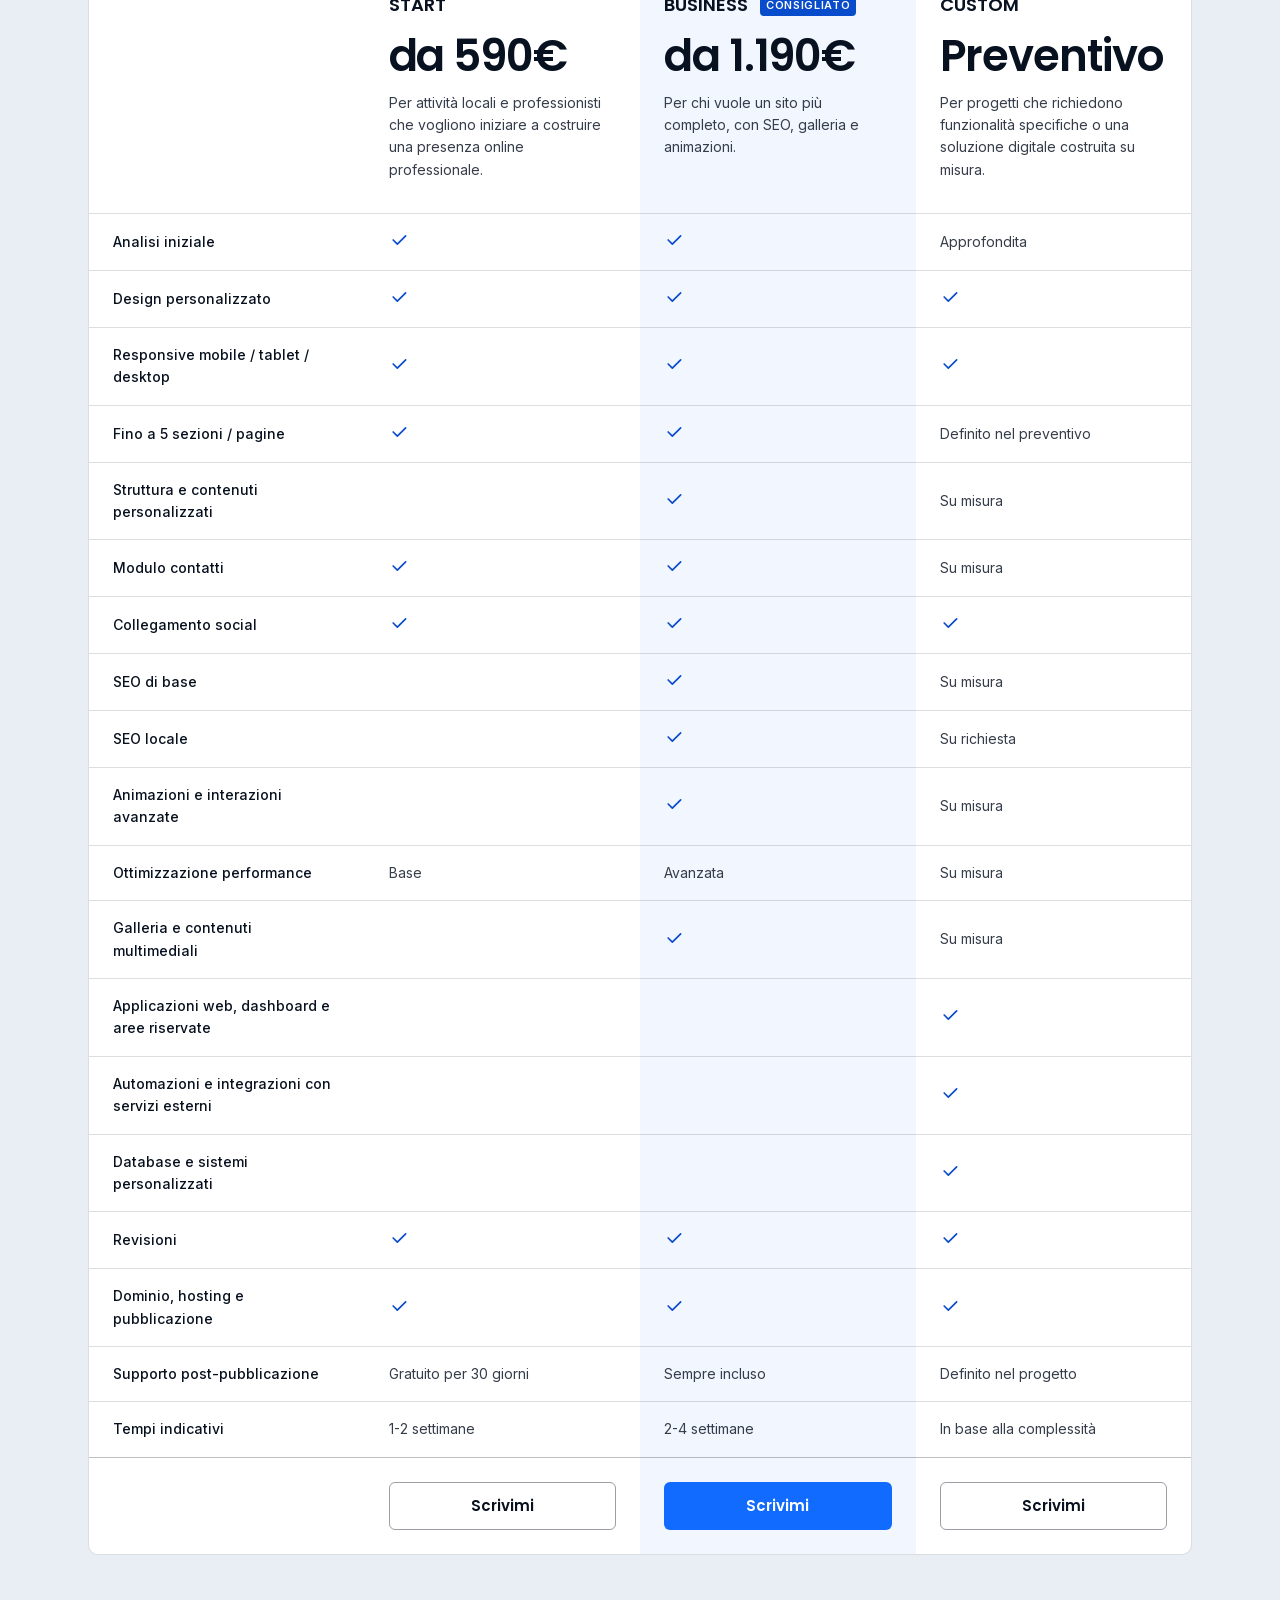
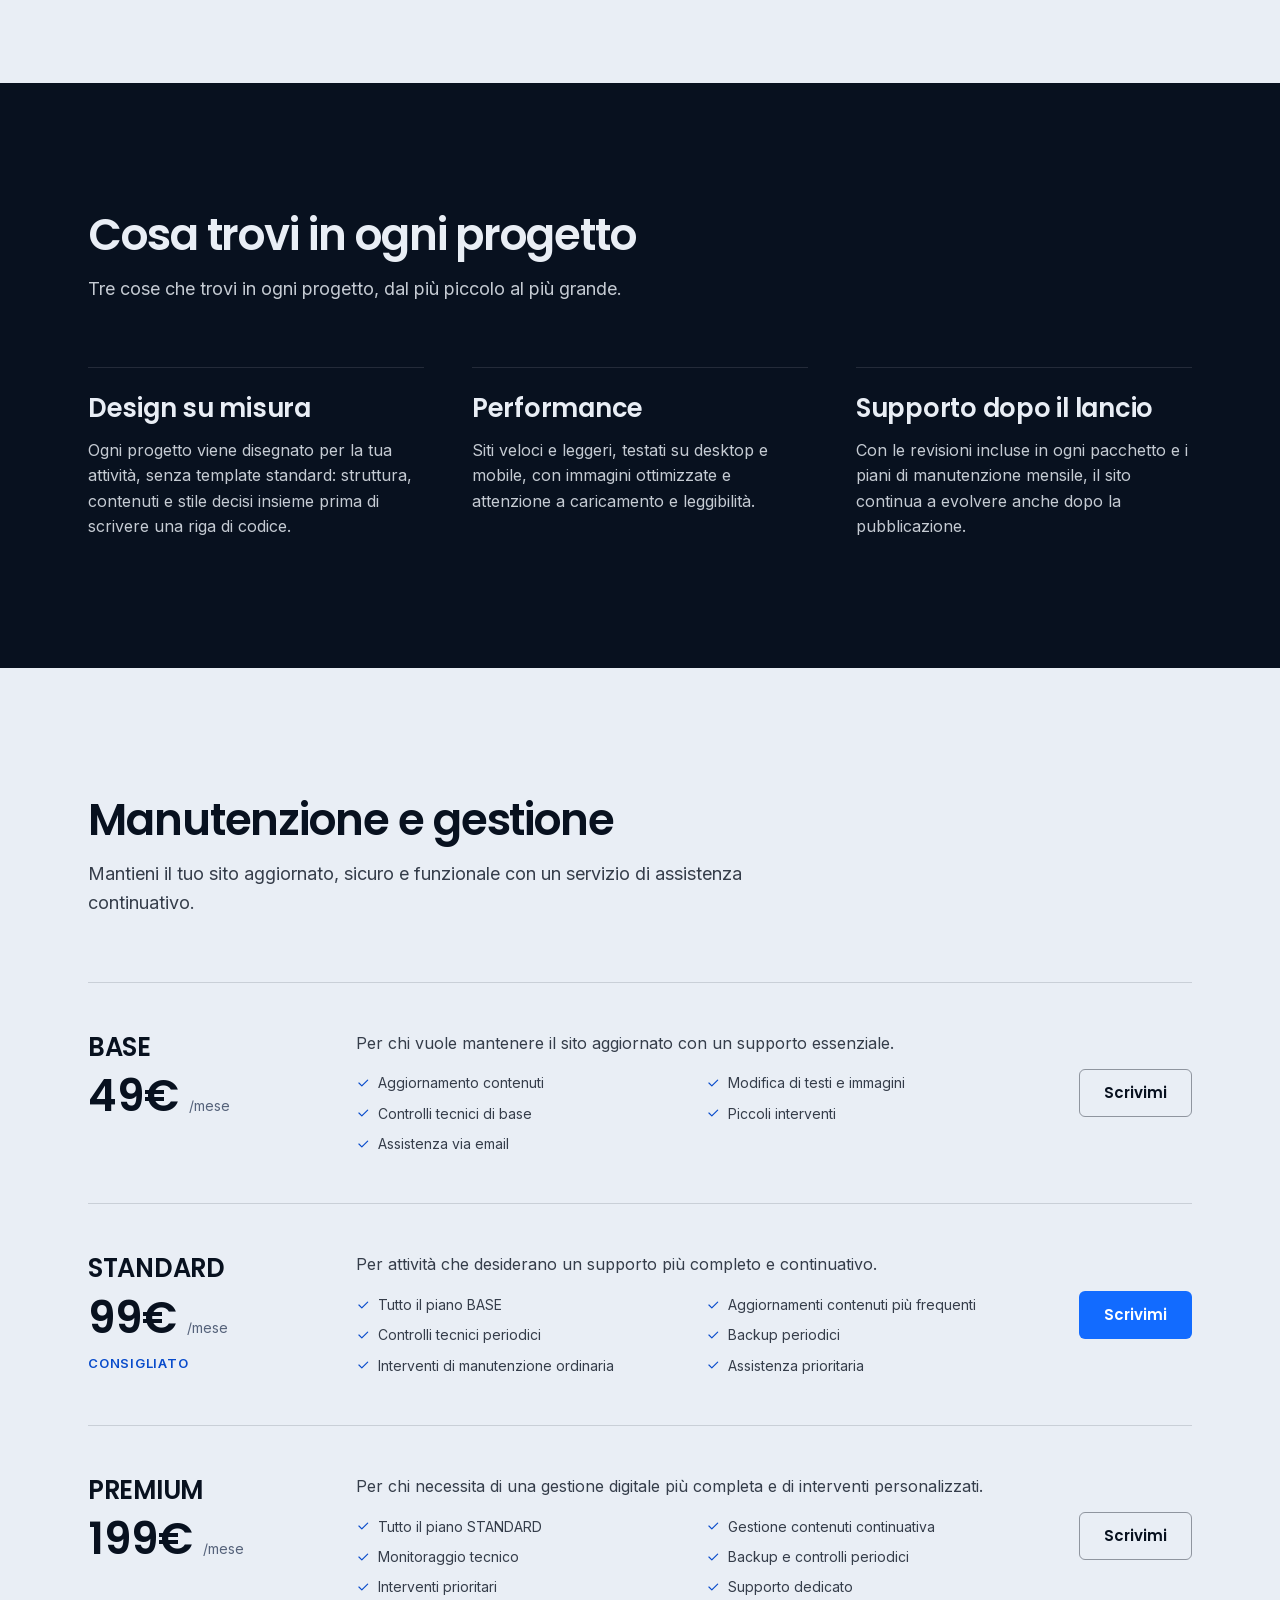
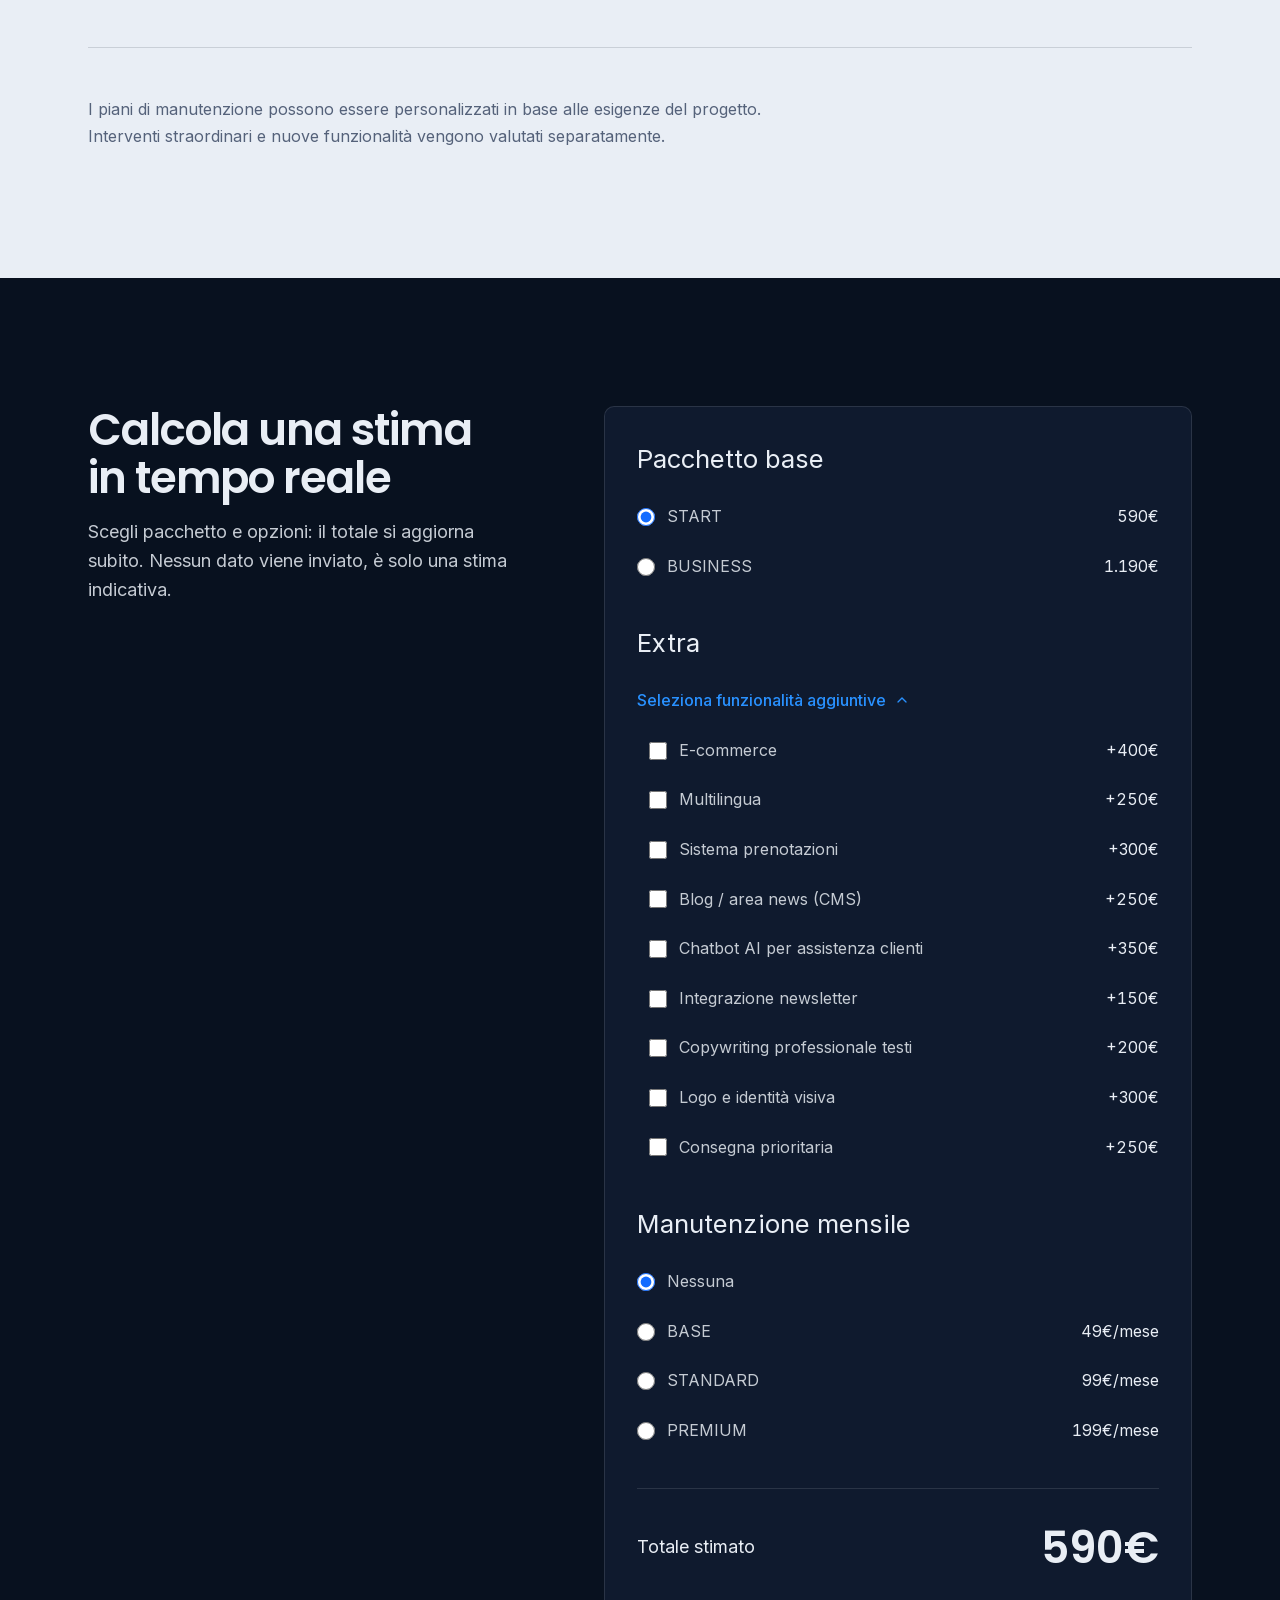
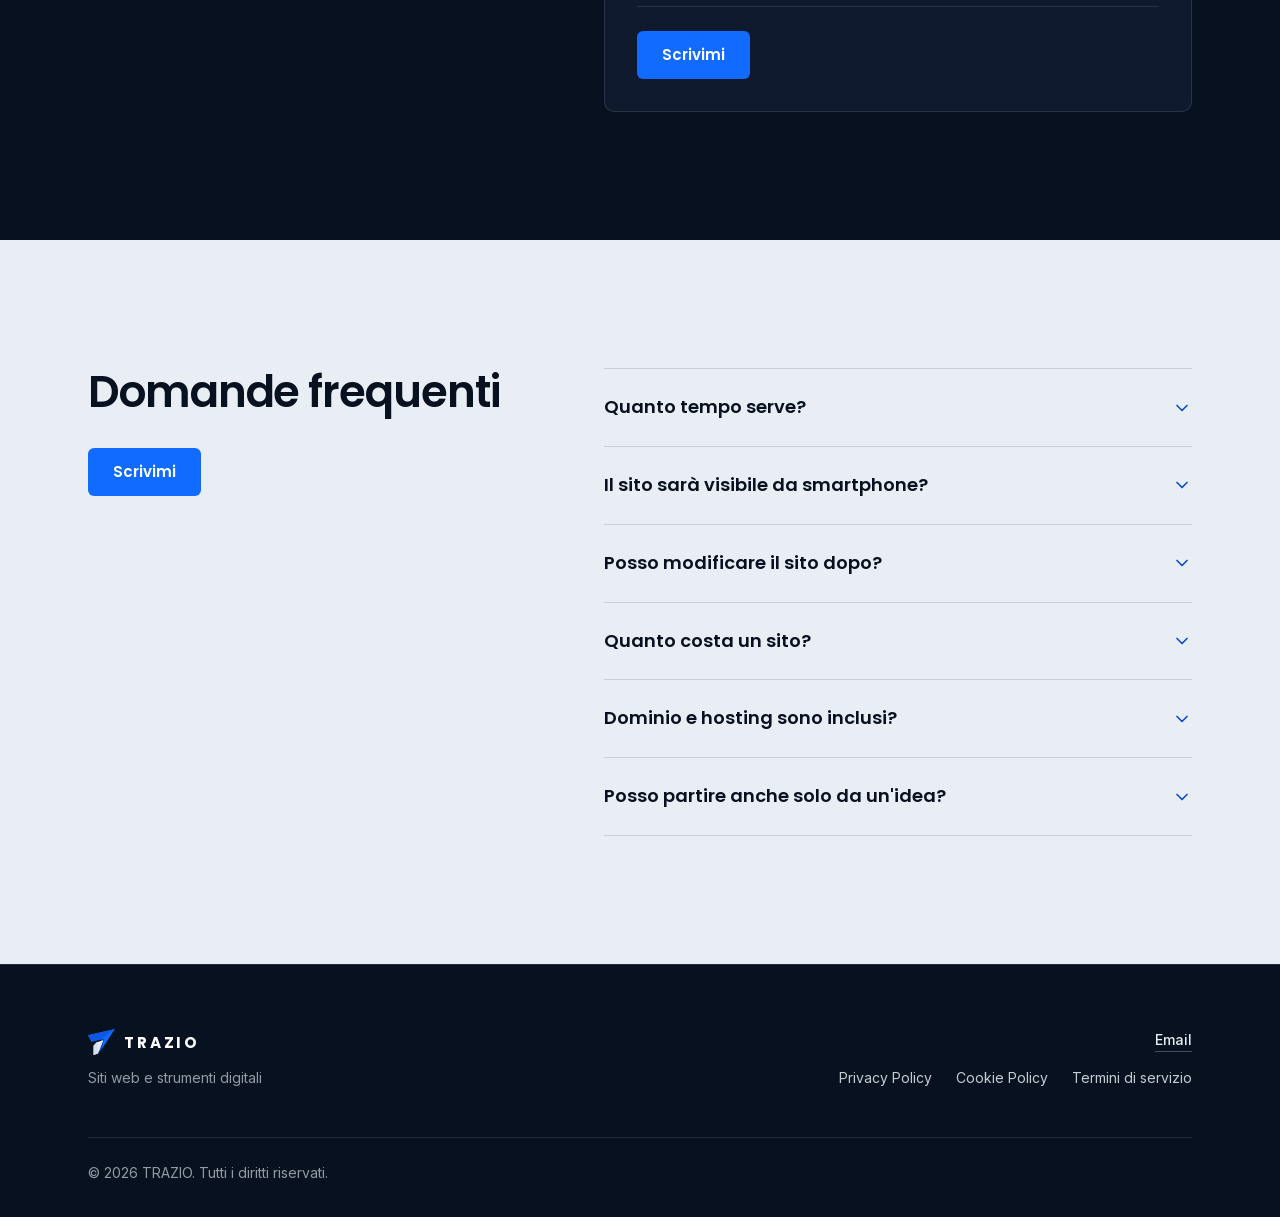
<file: services.html>
<!DOCTYPE html>
<html lang="it">
<head>
  <meta charset="UTF-8">
  <meta http-equiv="Content-Security-Policy" content="default-src 'self'; script-src 'self' 'sha256-/x7W7R75k8Roq0WaVRQX9blP4OufE5xbAdzklGxsgpw='; style-src 'self'; img-src 'self'; font-src 'self'; connect-src 'self' https://formspree.io; form-action 'self' https://formspree.io; base-uri 'self'; object-src 'none'; upgrade-insecure-requests">
  <meta name="viewport" content="width=device-width, initial-scale=1.0">
  <title>Servizi | TRAZIO - Digital Growth Studio</title>
  <meta name="description" content="Siti web da 590€, landing page, menu digitali, restyling e soluzioni su misura. Pacchetti START, BUSINESS e CUSTOM con prezzi chiari e manutenzione mensile.">
  <meta name="keywords" content="sviluppo web, siti web, landing page, menu digitali, redesign, soluzioni digitali">
  <meta name="author" content="TRAZIO">
  <meta name="robots" content="index, follow">
  <link rel="canonical" href="https://www.trazio.it/services.html">

  <!-- Open Graph / Facebook -->
  <meta property="og:type" content="website">
  <meta property="og:url" content="https://www.trazio.it/services.html">
  <meta property="og:title" content="Servizi | TRAZIO - Digital Growth Studio">
  <meta property="og:description" content="Siti web da 590€, landing page, menu digitali, restyling e soluzioni su misura. Pacchetti con prezzi chiari e manutenzione mensile.">
  <meta property="og:image" content="https://www.trazio.it/assets/images/og-cover.png">

  <!-- Twitter -->
  <meta name="twitter:card" content="summary_large_image">
  <meta name="twitter:url" content="https://www.trazio.it/services.html">
  <meta name="twitter:title" content="Servizi | TRAZIO - Digital Growth Studio">
  <meta name="twitter:description" content="Siti web da 590€, landing page, menu digitali, restyling e soluzioni su misura. Pacchetti con prezzi chiari e manutenzione mensile.">
  <meta name="twitter:image" content="https://www.trazio.it/assets/images/og-cover.png">

  <link rel="icon" type="image/svg+xml" href="assets/icons/favicon.svg">
  <link rel="preload" href="assets/fonts/inter-latin.woff2" as="font" type="font/woff2" crossorigin>
  <link rel="preload" href="assets/fonts/poppins-700-latin.woff2" as="font" type="font/woff2" crossorigin>
  <link rel="stylesheet" href="css/variables.css">
  <link rel="stylesheet" href="css/style.css">
  <link rel="stylesheet" href="css/animations.css">
  <link rel="stylesheet" href="css/responsive.css">
  <script>document.documentElement.classList.add('js');</script>
</head>
<body>
  <a href="#main-content" class="skip-to-content">Vai al contenuto principale</a>


  <header class="navbar">
    <div class="container navbar__inner">
      <a href="index.html" class="navbar__logo" aria-label="Home di TRAZIO"><svg class="brand-mark" viewBox="0 8 96 93" aria-hidden="true" focusable="false"><path fill="#126BFF" d="M0 30 96 8 48 82 57 43 13 54Z"/><path fill="#0C57E6" d="M0 30 13 54 48 43 96 8Z"/><path fill="#0750D8" d="M48 82 57 43 48 43 36 96Z"/><path fill="#E2E8F0" d="M31 55 55 48 36 96 20 101 20 68Z"/><path fill="#D6DEEA" d="M20 68 31 55 36 96 20 101Z"/></svg><span class="brand-word">TRAZIO</span></a>
      <nav class="navbar__links" id="primary-nav" aria-label="Navigazione principale">
        <a href="index.html">Home</a>
        <a href="about.html">Chi sono</a>
        <a href="services.html" class="is-active">Servizi</a>
        <a href="projects.html">Progetti</a>
        <a href="contact.html">Contatti</a>
      </nav>
      <button class="navbar__hamburger" aria-label="Apri menu" aria-expanded="false" aria-controls="primary-nav"><span></span><span></span><span></span></button>
    </div>
  </header>

  <main id="main-content">

    <!-- INTRO + SERVIZI -->
    <section class="section section--page-top" id="servizi">
      <div class="container split">
        <div class="split__aside">
          <div class="section-header">
            <h1 class="section-title">Siti web, landing page e strumenti su misura</h1>
            <p class="section-subtitle">
              Lavoro con aziende, professionisti e attività locali. Ogni progetto parte da
              un'analisi, ha un prezzo definito prima di iniziare e finisce online.
            </p>
          </div>
          <a href="#pacchetti" class="link-arrow">Pacchetti e prezzi</a>
        </div>

        <div class="services-list">

          <article class="service-row" id="siti-web">
            <div class="service-content">
              <h2>Siti web</h2>
              <p>
                Design professionale, responsive e ottimizzato per offrire
                una presenza online efficace. Fino a 5 sezioni, con modulo contatti
                e pubblicazione inclusi nel pacchetto START.
              </p>
            </div>
          </article>

          <article class="service-row" id="landing-page">
            <div class="service-content">
              <h2>Landing page</h2>
              <p>
                Pagine studiate per presentare prodotti, servizi o campagne
                con un focus sulla conversione: un solo obiettivo, un solo invito all'azione.
              </p>
            </div>
          </article>

          <article class="service-row" id="menu-digitali">
            <div class="service-content">
              <h2>Menu digitali</h2>
              <p>
                Menu consultabili da smartphone per ristoranti, bar e locali:
                aggiornabili in autonomia, senza ristampare nulla.
              </p>
            </div>
          </article>

          <article class="service-row" id="restyling">
            <div class="service-content">
              <h2>Restyling</h2>
              <p>
                Rinnovo completo di siti esistenti migliorando
                grafica, prestazioni e usabilità, senza perdere i contenuti che già funzionano.
              </p>
            </div>
          </article>

          <article class="service-row" id="soluzioni-custom">
            <div class="service-content">
              <h2>Soluzioni custom e automazioni</h2>
              <p>
                Applicazioni web, dashboard, aree riservate, strumenti interni e integrazioni
                con servizi esterni, costruiti sulle esigenze reali del tuo lavoro.
              </p>
            </div>
          </article>

          <article class="service-row" id="ottimizzazione">
            <div class="service-content">
              <h2>Ottimizzazione digitale</h2>
              <p>
                SEO di base e locale, performance, contenuti multimediali:
                miglioro quello che c'è già e ti affianco nella crescita online.
              </p>
            </div>
          </article>

        </div>
      </div>
    </section>

    <!-- PACCHETTI -->
    <section class="section section--light" id="pacchetti">
      <div class="container">

        <div class="section-header">
          <h2 class="section-title">Pacchetti e prezzi</h2>
          <p class="section-subtitle">
            Scegli il punto di partenza più adatto alle tue esigenze.
            Ogni progetto viene comunque personalizzato e definito insieme.
          </p>
        </div>

        <p class="pricing-table-hint" aria-hidden="true">Scorri la tabella per confrontare i pacchetti <span class="icon icon--arrow-right"></span></p>
        <div class="pricing-table-wrapper">
          <table class="pricing-table">
            <caption class="u-sr-only">Confronto tra i pacchetti START, BUSINESS e CUSTOM</caption>
            <thead>
              <tr>
                <td></td>
                <th scope="col">
                  <span class="pricing-table__name">START</span>
                  <span class="pricing-table__price-head">da 590€</span>
                  <span class="pricing-table__desc">Per attività locali e professionisti che vogliono iniziare a costruire una presenza online professionale.</span>
                </th>
                <th scope="col" class="is-featured">
                  <span class="pricing-table__name">BUSINESS <span class="pricing-table__badge">Consigliato</span></span>
                  <span class="pricing-table__price-head">da 1.190€</span>
                  <span class="pricing-table__desc">Per chi vuole un sito più completo, con SEO, galleria e animazioni.</span>
                </th>
                <th scope="col">
                  <span class="pricing-table__name">CUSTOM</span>
                  <span class="pricing-table__price-head">Preventivo</span>
                  <span class="pricing-table__desc">Per progetti che richiedono funzionalità specifiche o una soluzione digitale costruita su misura.</span>
                </th>
              </tr>
            </thead>
            <tbody>
              <tr><th scope="row">Analisi iniziale</th><td><span class="icon icon--check" aria-hidden="true"></span><span class="u-sr-only">Incluso</span></td><td class="is-featured"><span class="icon icon--check" aria-hidden="true"></span><span class="u-sr-only">Incluso</span></td><td>Approfondita</td></tr>
              <tr><th scope="row">Design personalizzato</th><td><span class="icon icon--check" aria-hidden="true"></span><span class="u-sr-only">Incluso</span></td><td class="is-featured"><span class="icon icon--check" aria-hidden="true"></span><span class="u-sr-only">Incluso</span></td><td><span class="icon icon--check" aria-hidden="true"></span><span class="u-sr-only">Incluso</span></td></tr>
              <tr><th scope="row">Responsive mobile / tablet / desktop</th><td><span class="icon icon--check" aria-hidden="true"></span><span class="u-sr-only">Incluso</span></td><td class="is-featured"><span class="icon icon--check" aria-hidden="true"></span><span class="u-sr-only">Incluso</span></td><td><span class="icon icon--check" aria-hidden="true"></span><span class="u-sr-only">Incluso</span></td></tr>
              <tr><th scope="row">Fino a 5 sezioni / pagine</th><td><span class="icon icon--check" aria-hidden="true"></span><span class="u-sr-only">Incluso</span></td><td class="is-featured"><span class="icon icon--check" aria-hidden="true"></span><span class="u-sr-only">Incluso</span></td><td>Definito nel preventivo</td></tr>
              <tr><th scope="row">Struttura e contenuti personalizzati</th><td><span class="u-sr-only">Non incluso</span></td><td class="is-featured"><span class="icon icon--check" aria-hidden="true"></span><span class="u-sr-only">Incluso</span></td><td>Su misura</td></tr>
              <tr><th scope="row">Modulo contatti</th><td><span class="icon icon--check" aria-hidden="true"></span><span class="u-sr-only">Incluso</span></td><td class="is-featured"><span class="icon icon--check" aria-hidden="true"></span><span class="u-sr-only">Incluso</span></td><td>Su misura</td></tr>
              <tr><th scope="row">Collegamento social</th><td><span class="icon icon--check" aria-hidden="true"></span><span class="u-sr-only">Incluso</span></td><td class="is-featured"><span class="icon icon--check" aria-hidden="true"></span><span class="u-sr-only">Incluso</span></td><td><span class="icon icon--check" aria-hidden="true"></span><span class="u-sr-only">Incluso</span></td></tr>
              <tr><th scope="row">SEO di base</th><td><span class="u-sr-only">Non incluso</span></td><td class="is-featured"><span class="icon icon--check" aria-hidden="true"></span><span class="u-sr-only">Incluso</span></td><td>Su misura</td></tr>
              <tr><th scope="row">SEO locale</th><td><span class="u-sr-only">Non incluso</span></td><td class="is-featured"><span class="icon icon--check" aria-hidden="true"></span><span class="u-sr-only">Incluso</span></td><td>Su richiesta</td></tr>
              <tr><th scope="row">Animazioni e interazioni avanzate</th><td><span class="u-sr-only">Non incluso</span></td><td class="is-featured"><span class="icon icon--check" aria-hidden="true"></span><span class="u-sr-only">Incluso</span></td><td>Su misura</td></tr>
              <tr><th scope="row">Ottimizzazione performance</th><td>Base</td><td class="is-featured">Avanzata</td><td>Su misura</td></tr>
              <tr><th scope="row">Galleria e contenuti multimediali</th><td><span class="u-sr-only">Non incluso</span></td><td class="is-featured"><span class="icon icon--check" aria-hidden="true"></span><span class="u-sr-only">Incluso</span></td><td>Su misura</td></tr>
              <tr><th scope="row">Applicazioni web, dashboard e aree riservate</th><td><span class="u-sr-only">Non incluso</span></td><td class="is-featured"><span class="u-sr-only">Non incluso</span></td><td><span class="icon icon--check" aria-hidden="true"></span><span class="u-sr-only">Incluso</span></td></tr>
              <tr><th scope="row">Automazioni e integrazioni con servizi esterni</th><td><span class="u-sr-only">Non incluso</span></td><td class="is-featured"><span class="u-sr-only">Non incluso</span></td><td><span class="icon icon--check" aria-hidden="true"></span><span class="u-sr-only">Incluso</span></td></tr>
              <tr><th scope="row">Database e sistemi personalizzati</th><td><span class="u-sr-only">Non incluso</span></td><td class="is-featured"><span class="u-sr-only">Non incluso</span></td><td><span class="icon icon--check" aria-hidden="true"></span><span class="u-sr-only">Incluso</span></td></tr>
              <tr><th scope="row">Revisioni</th><td><span class="icon icon--check" aria-hidden="true"></span><span class="u-sr-only">Incluso</span></td><td class="is-featured"><span class="icon icon--check" aria-hidden="true"></span><span class="u-sr-only">Incluso</span></td><td><span class="icon icon--check" aria-hidden="true"></span><span class="u-sr-only">Incluso</span></td></tr>
              <tr><th scope="row">Dominio, hosting e pubblicazione</th><td><span class="icon icon--check" aria-hidden="true"></span><span class="u-sr-only">Incluso</span></td><td class="is-featured"><span class="icon icon--check" aria-hidden="true"></span><span class="u-sr-only">Incluso</span></td><td><span class="icon icon--check" aria-hidden="true"></span><span class="u-sr-only">Incluso</span></td></tr>
              <tr><th scope="row">Supporto post-pubblicazione</th><td>Gratuito per 30 giorni</td><td class="is-featured">Sempre incluso</td><td>Definito nel progetto</td></tr>
              <tr><th scope="row">Tempi indicativi</th><td>1-2 settimane</td><td class="is-featured">2-4 settimane</td><td>In base alla complessità</td></tr>
            </tbody>
            <tfoot>
              <tr>
                <td></td>
                <td><a href="contact.html" class="btn btn--secondary">Scrivimi</a></td>
                <td class="is-featured"><a href="contact.html" class="btn btn--primary">Scrivimi</a></td>
                <td><a href="contact.html" class="btn btn--secondary">Scrivimi</a></td>
              </tr>
            </tfoot>
          </table>
        </div>

      </div>
    </section>

    <!-- PERCHÉ TRAZIO -->
    <section class="section" id="perche">
      <div class="container">
        <div class="section-header">
          <h2 class="section-title">Cosa trovi in ogni progetto</h2>
          <p class="section-subtitle">
            Tre cose che trovi in ogni progetto, dal più piccolo al più grande.
          </p>
        </div>

        <div class="reasons">
          <div class="reason">
            <h3>Design su misura</h3>
            <p>
              Ogni progetto viene disegnato per la tua attività, senza template standard:
              struttura, contenuti e stile decisi insieme prima di scrivere una riga di codice.
            </p>
          </div>
          <div class="reason">
            <h3>Performance</h3>
            <p>
              Siti veloci e leggeri, testati su desktop e mobile, con immagini ottimizzate
              e attenzione a caricamento e leggibilità.
            </p>
          </div>
          <div class="reason">
            <h3>Supporto dopo il lancio</h3>
            <p>
              Con le revisioni incluse in ogni pacchetto e i piani di manutenzione mensile,
              il sito continua a evolvere anche dopo la pubblicazione.
            </p>
          </div>
        </div>
      </div>
    </section>

    <!-- MANUTENZIONE -->
    <section class="section section--light" id="manutenzione">
      <div class="container">

        <div class="section-header">
          <h2 class="section-title">Manutenzione e gestione</h2>
          <p class="section-subtitle">
            Mantieni il tuo sito aggiornato, sicuro e funzionale
            con un servizio di assistenza continuativo.
          </p>
        </div>

        <div class="plans">

          <article class="plan">
            <div>
              <h3 class="plan__name">BASE</h3>
              <div class="plan__price">49€ <small>/mese</small></div>
            </div>
            <div class="plan__body">
              <p>Per chi vuole mantenere il sito aggiornato con un supporto essenziale.</p>
              <ul class="plan__list">
                <li>Aggiornamento contenuti</li>
                <li>Modifica di testi e immagini</li>
                <li>Controlli tecnici di base</li>
                <li>Piccoli interventi</li>
                <li>Assistenza via email</li>
              </ul>
            </div>
            <div class="plan__action">
              <a href="contact.html" class="btn btn--secondary">Scrivimi</a>
            </div>
          </article>

          <article class="plan">
            <div>
              <h3 class="plan__name">STANDARD</h3>
              <div class="plan__price">99€ <small>/mese</small></div>
              <span class="plan__badge">Consigliato</span>
            </div>
            <div class="plan__body">
              <p>Per attività che desiderano un supporto più completo e continuativo.</p>
              <ul class="plan__list">
                <li>Tutto il piano BASE</li>
                <li>Aggiornamenti contenuti più frequenti</li>
                <li>Controlli tecnici periodici</li>
                <li>Backup periodici</li>
                <li>Interventi di manutenzione ordinaria</li>
                <li>Assistenza prioritaria</li>
              </ul>
            </div>
            <div class="plan__action">
              <a href="contact.html" class="btn btn--primary">Scrivimi</a>
            </div>
          </article>

          <article class="plan">
            <div>
              <h3 class="plan__name">PREMIUM</h3>
              <div class="plan__price">199€ <small>/mese</small></div>
            </div>
            <div class="plan__body">
              <p>Per chi necessita di una gestione digitale più completa e di interventi personalizzati.</p>
              <ul class="plan__list">
                <li>Tutto il piano STANDARD</li>
                <li>Gestione contenuti continuativa</li>
                <li>Monitoraggio tecnico</li>
                <li>Backup e controlli periodici</li>
                <li>Interventi prioritari</li>
                <li>Supporto dedicato</li>
              </ul>
            </div>
            <div class="plan__action">
              <a href="contact.html" class="btn btn--secondary">Scrivimi</a>
            </div>
          </article>

        </div>

        <p class="maintenance-note">
          I piani di manutenzione possono essere personalizzati in base
          alle esigenze del progetto. Interventi straordinari e nuove
          funzionalità vengono valutati separatamente.
        </p>

      </div>
    </section>

    <!-- CALCOLATORE PREVENTIVO -->
    <section class="section" id="calculator">
      <div class="container split">
        <div class="split__aside">
          <div class="section-header">
            <h2 class="section-title">Calcola una stima in tempo reale</h2>
            <p class="section-subtitle">Scegli pacchetto e opzioni: il totale si aggiorna subito. Nessun dato viene inviato, è solo una stima indicativa.</p>
          </div>
        </div>

        <div class="card calculator-box" id="price-calculator">
          <fieldset class="calculator-box__row">
            <legend class="service-card__title">Pacchetto base</legend>
            <label class="calc-option"><input type="radio" name="package" value="start" checked> <span>START</span><span class="calc-option__price">590€</span></label>
            <label class="calc-option"><input type="radio" name="package" value="business"> <span>BUSINESS</span><span class="calc-option__price">1.190€</span></label>
          </fieldset>

          <fieldset class="calculator-box__row">
            <legend class="service-card__title">Extra</legend>
            <details class="calc-dropdown" open>
              <summary>Seleziona funzionalità aggiuntive</summary>
              <label class="calc-option"><input type="checkbox" name="extra" value="ecommerce"> <span>E-commerce</span><span class="calc-option__price">+400€</span></label>
              <label class="calc-option"><input type="checkbox" name="extra" value="multilang"> <span>Multilingua</span><span class="calc-option__price">+250€</span></label>
              <label class="calc-option"><input type="checkbox" name="extra" value="booking"> <span>Sistema prenotazioni</span><span class="calc-option__price">+300€</span></label>
              <label class="calc-option"><input type="checkbox" name="extra" value="blog"> <span>Blog / area news (CMS)</span><span class="calc-option__price">+250€</span></label>
              <label class="calc-option"><input type="checkbox" name="extra" value="chatbot"> <span>Chatbot AI per assistenza clienti</span><span class="calc-option__price">+350€</span></label>
              <label class="calc-option"><input type="checkbox" name="extra" value="newsletter"> <span>Integrazione newsletter</span><span class="calc-option__price">+150€</span></label>
              <label class="calc-option"><input type="checkbox" name="extra" value="copywriting"> <span>Copywriting professionale testi</span><span class="calc-option__price">+200€</span></label>
              <label class="calc-option"><input type="checkbox" name="extra" value="branding"> <span>Logo e identità visiva</span><span class="calc-option__price">+300€</span></label>
              <label class="calc-option"><input type="checkbox" name="extra" value="rush"> <span>Consegna prioritaria</span><span class="calc-option__price">+250€</span></label>
            </details>
          </fieldset>

          <fieldset class="calculator-box__row">
            <legend class="service-card__title">Manutenzione mensile</legend>
            <label class="calc-option"><input type="radio" name="maintenance" value="none" checked> Nessuna</label>
            <label class="calc-option"><input type="radio" name="maintenance" value="base"> <span>BASE</span><span class="calc-option__price">49€/mese</span></label>
            <label class="calc-option"><input type="radio" name="maintenance" value="standard"> <span>STANDARD</span><span class="calc-option__price">99€/mese</span></label>
            <label class="calc-option"><input type="radio" name="maintenance" value="premium"> <span>PREMIUM</span><span class="calc-option__price">199€/mese</span></label>
          </fieldset>

          <div class="calculator-box__total" aria-live="polite">
            <span>Totale stimato</span>
            <div><strong id="calc-total">590€</strong> <span id="calc-maint"></span></div>
          </div>

          <a href="contact.html" class="btn btn--primary">Scrivimi</a>
        </div>
      </div>
    </section>

    <!-- FAQ -->
    <section class="section section--light" id="faq">
      <div class="container split">
        <div class="split__aside">
          <div class="section-header">
            <h2 class="section-title">Domande frequenti</h2>
          </div>
          <a href="contact.html" class="btn btn--primary">Scrivimi</a>
        </div>

        <div class="faq-list">

          <details class="faq-item">
            <summary>Quanto tempo serve?
              <span class="faq-item__chevron icon icon--chevron-down" aria-hidden="true"></span>
            </summary>
            <p>Dipende dal progetto: un sito START richiede in genere 1-2 settimane, un BUSINESS 2-4. Per i progetti CUSTOM definiamo insieme i tempi dopo l'analisi.</p>
          </details>

          <details class="faq-item">
            <summary>Il sito sarà visibile da smartphone?
              <span class="faq-item__chevron icon icon--chevron-down" aria-hidden="true"></span>
            </summary>
            <p>Sì, ogni progetto viene sviluppato responsive per desktop, tablet e mobile.</p>
          </details>

          <details class="faq-item">
            <summary>Posso modificare il sito dopo?
              <span class="faq-item__chevron icon icon--chevron-down" aria-hidden="true"></span>
            </summary>
            <p>Sì, offro supporto e manutenzione per aggiornamenti futuri, con i piani mensili che vedi qui sopra o con interventi singoli.</p>
          </details>

          <details class="faq-item">
            <summary>Quanto costa un sito?
              <span class="faq-item__chevron icon icon--chevron-down" aria-hidden="true"></span>
            </summary>
            <p>I pacchetti partono da 590€. Il prezzo finale dipende dalle funzionalità richieste: usa il calcolatore per una stima e ti confermo il preventivo dopo la prima consulenza.</p>
          </details>

          <details class="faq-item">
            <summary>Dominio e hosting sono inclusi?
              <span class="faq-item__chevron icon icon--chevron-down" aria-hidden="true"></span>
            </summary>
            <p>Sì, dominio e hosting sono inclusi in tutti i pacchetti, insieme alla pubblicazione del sito.</p>
          </details>

          <details class="faq-item">
            <summary>Posso partire anche solo da un'idea?
              <span class="faq-item__chevron icon icon--chevron-down" aria-hidden="true"></span>
            </summary>
            <p>Sì, analizziamo insieme l'obiettivo e trasformo l'idea in un progetto digitale concreto.</p>
          </details>

        </div>

      </div>
    </section>

  </main>

  <footer class="footer">
    <div class="container">
      <div class="footer__brand"><svg class="brand-mark" viewBox="0 8 96 93" aria-hidden="true" focusable="false"><path fill="#126BFF" d="M0 30 96 8 48 82 57 43 13 54Z"/><path fill="#0C57E6" d="M0 30 13 54 48 43 96 8Z"/><path fill="#0750D8" d="M48 82 57 43 48 43 36 96Z"/><path fill="#E2E8F0" d="M31 55 55 48 36 96 20 101 20 68Z"/><path fill="#D6DEEA" d="M20 68 31 55 36 96 20 101Z"/></svg><span class="brand-word">TRAZIO</span></div>
      <p class="footer__tagline">Siti web e strumenti digitali</p>
      <div class="footer__socials">
        <a href="mailto:info@trazio.it" aria-label="Email">Email</a>
      </div>
      <div class="footer__legal">
        <a href="privacy-policy.html">Privacy Policy</a>
        <a href="cookie-policy.html">Cookie Policy</a>
        <a href="terms-of-service.html">Termini di servizio</a>
      </div>
      <p>&copy; 2026 TRAZIO. Tutti i diritti riservati.</p>
    </div>
  </footer>

  <button class="back-to-top" aria-label="Torna su"><span class="icon icon--arrow-up" aria-hidden="true"></span></button>

  <script src="js/config.js"></script>
  <script src="js/calculator.js"></script>
  <script src="js/navbar.js"></script>
  <script src="js/scroll.js"></script>
  <script src="js/main.js"></script>
</body>
</html>
</file>
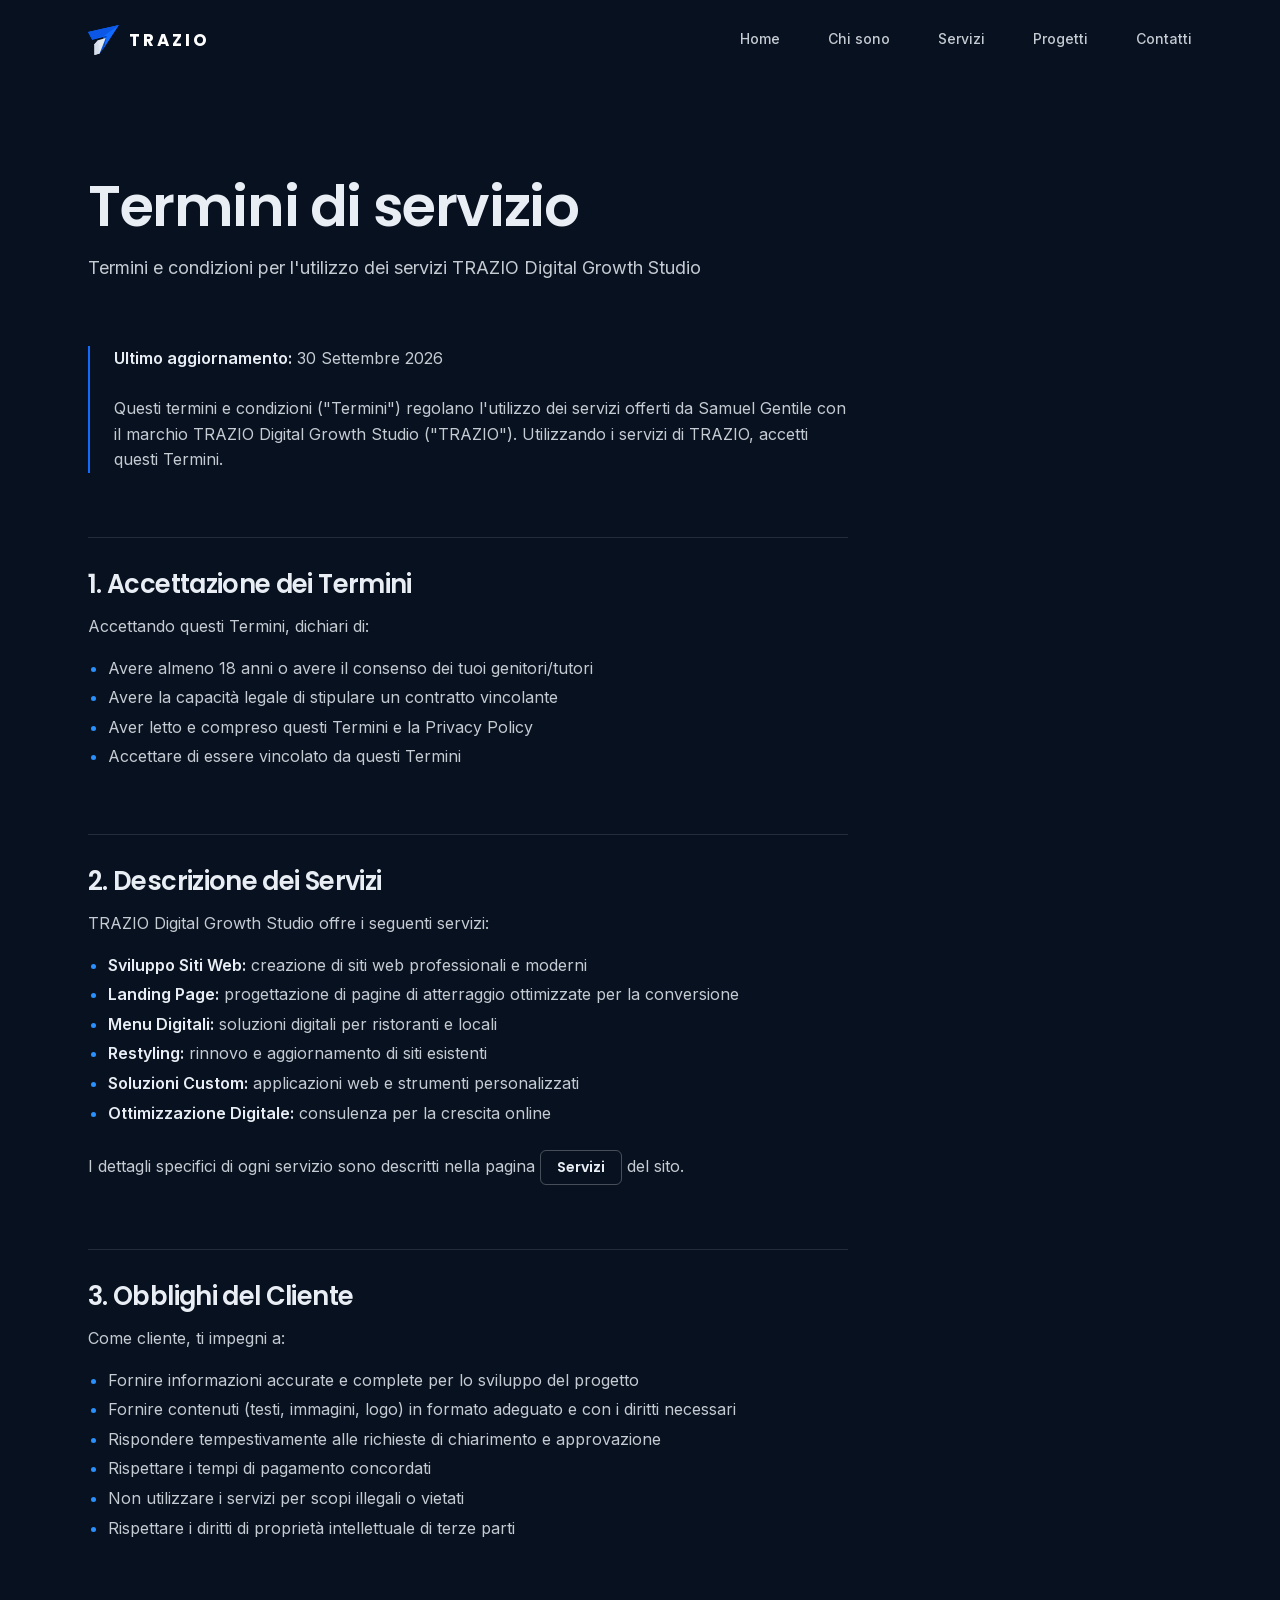
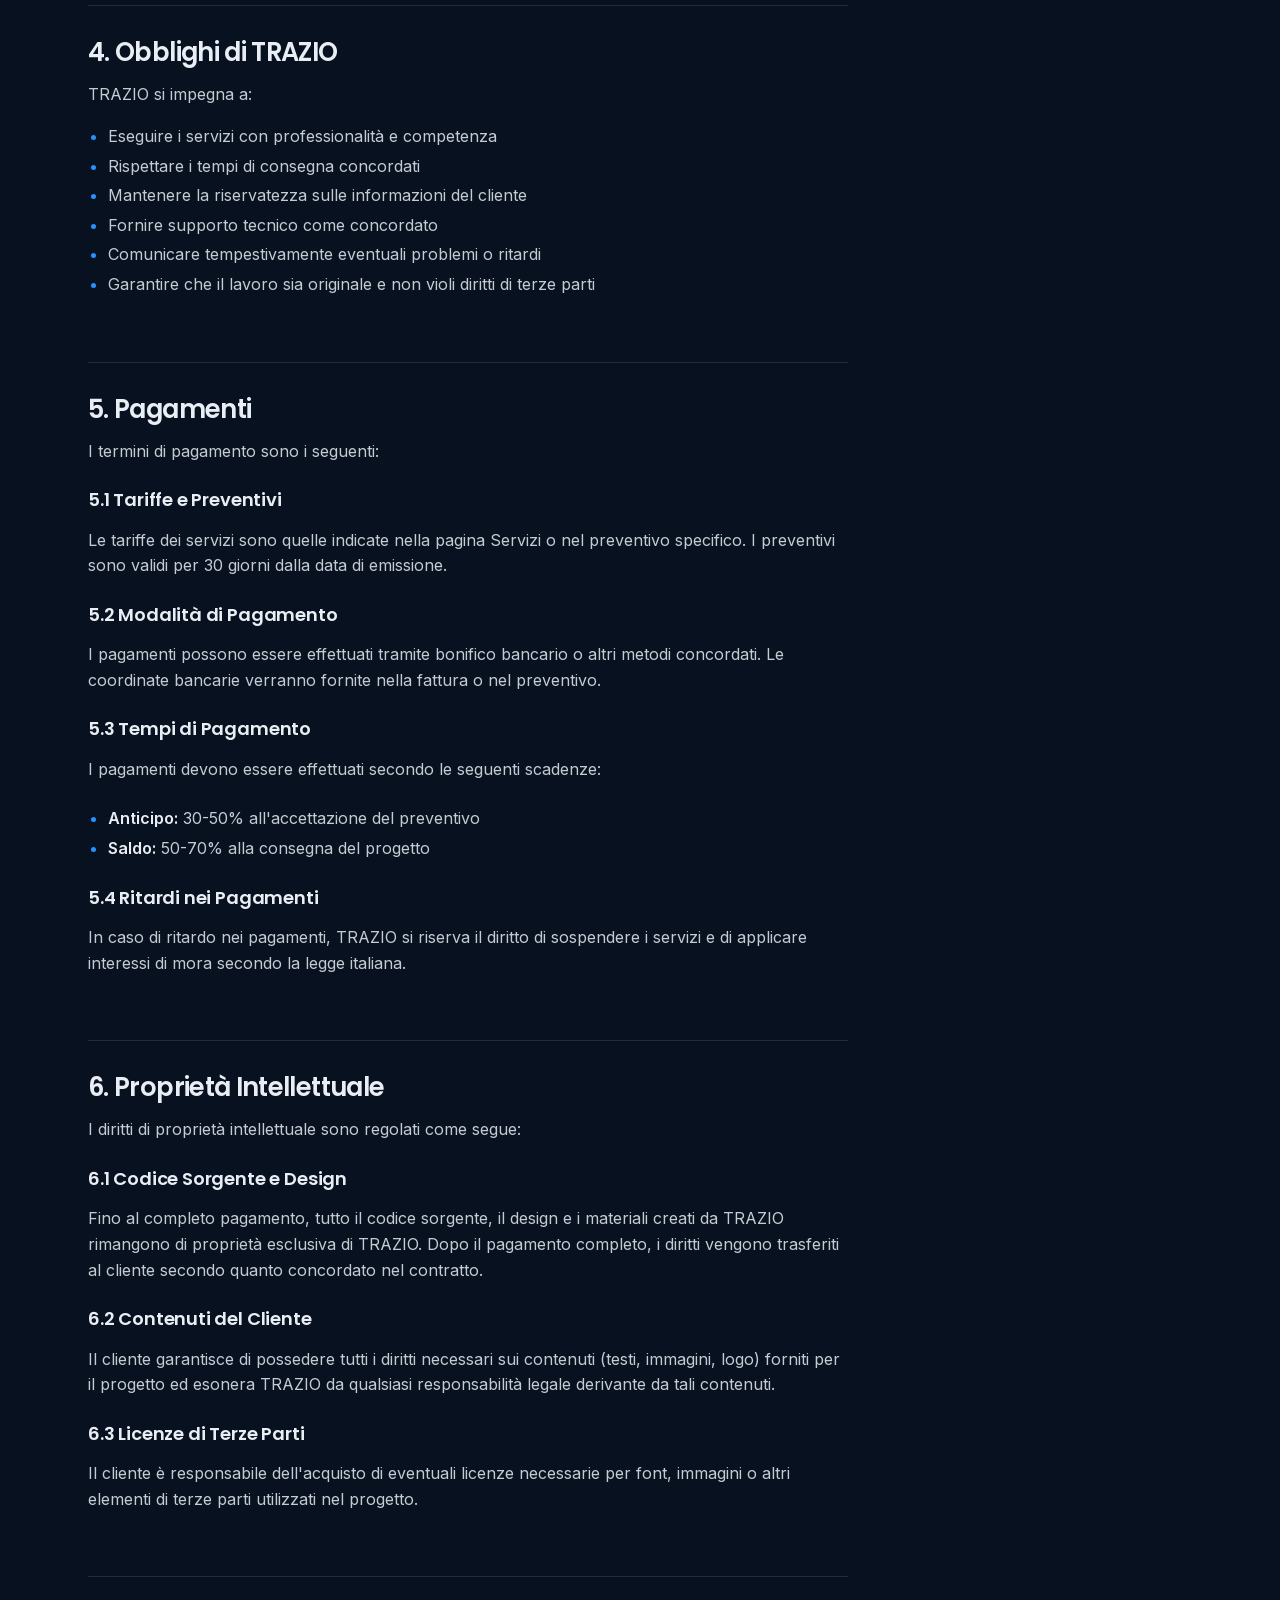
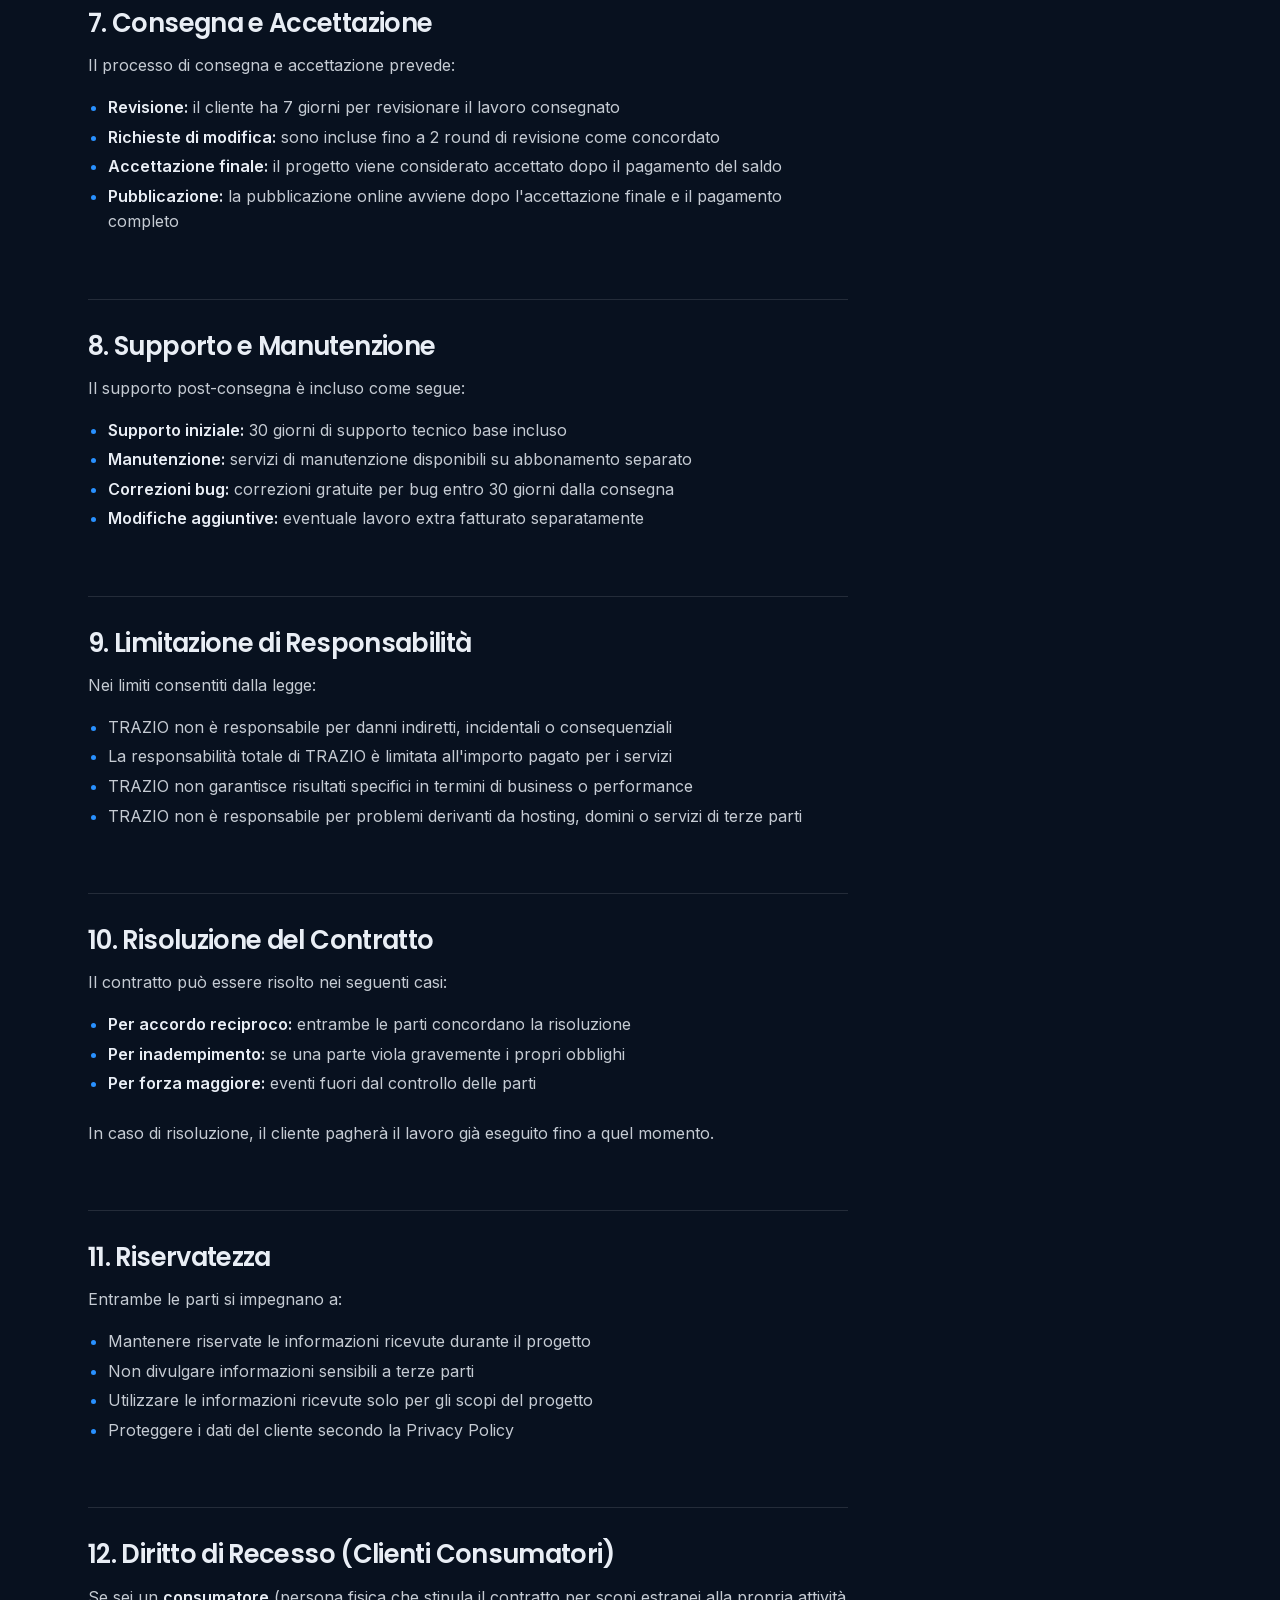
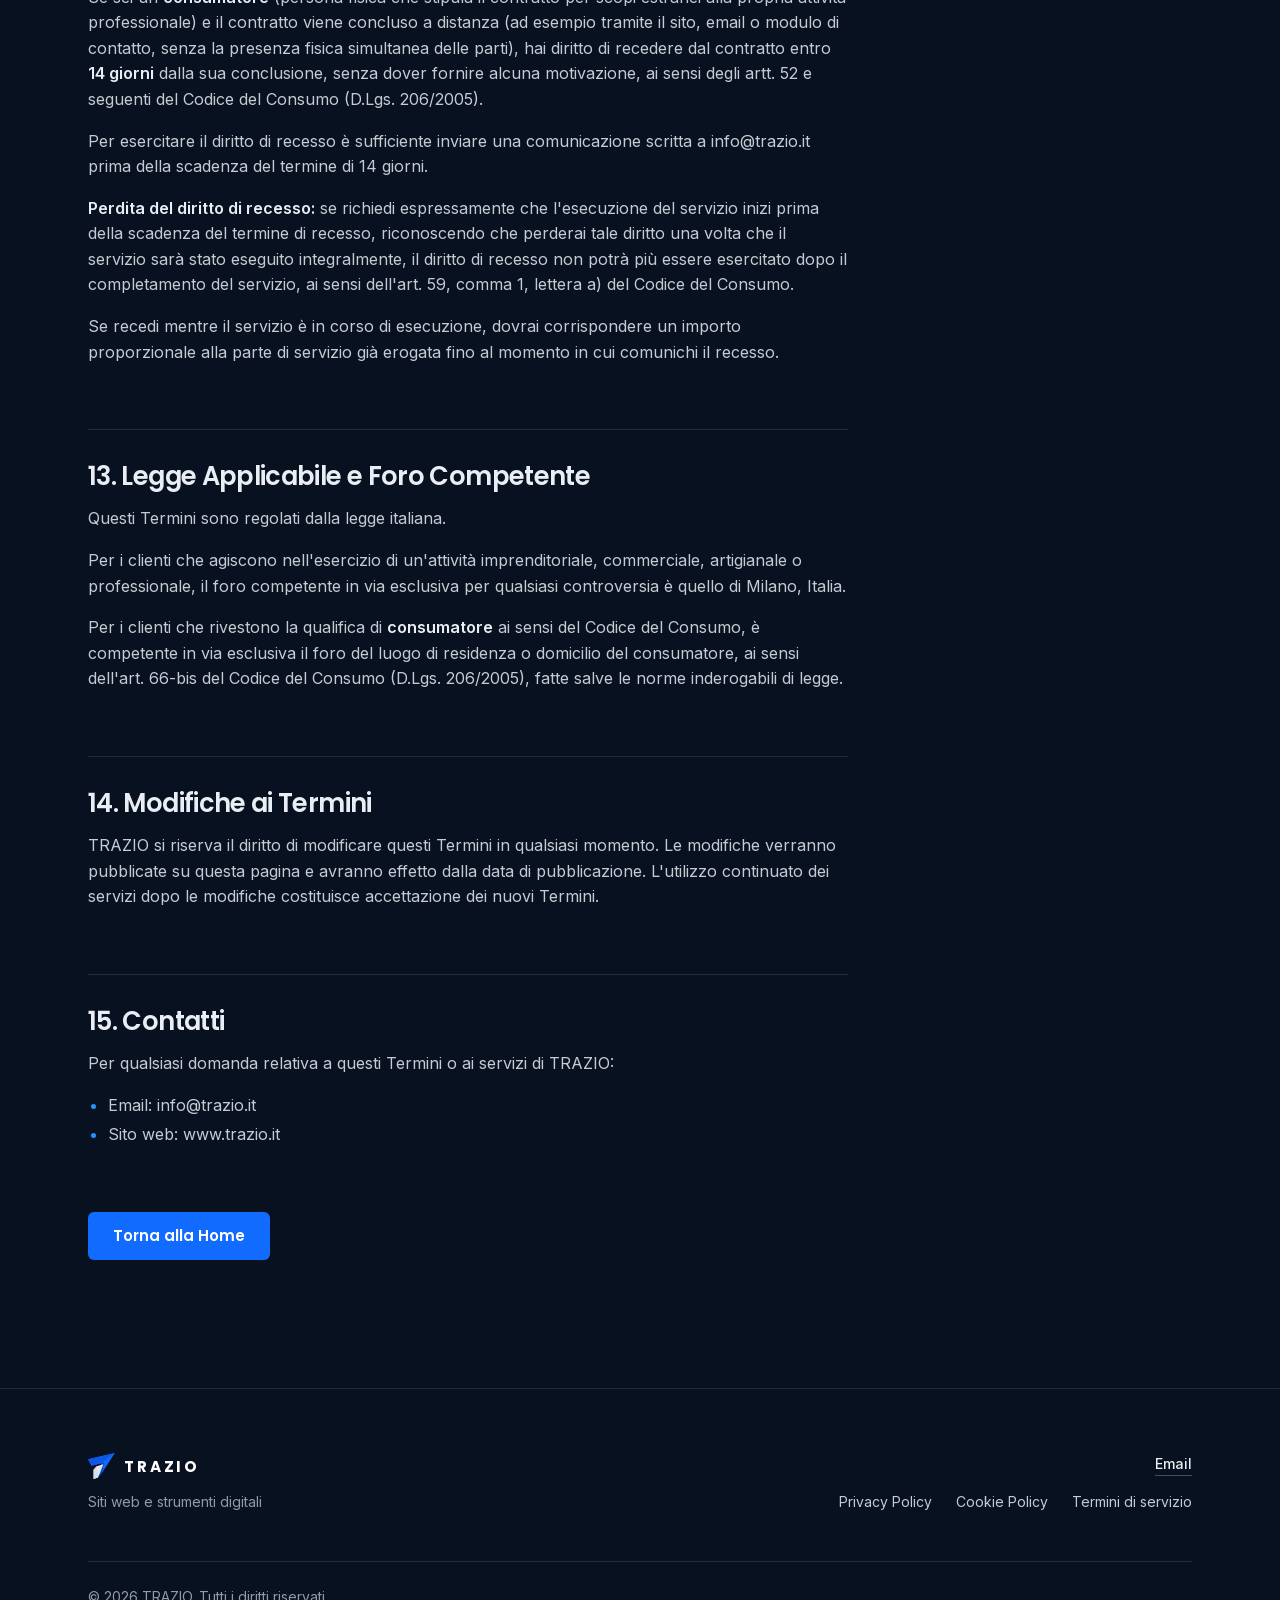
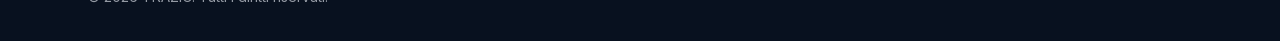
<file: terms-of-service.html>
<!DOCTYPE html>
<html lang="it">
<head>
  <meta charset="UTF-8">
  <meta http-equiv="Content-Security-Policy" content="default-src 'self'; script-src 'self' 'sha256-/x7W7R75k8Roq0WaVRQX9blP4OufE5xbAdzklGxsgpw='; style-src 'self'; img-src 'self'; font-src 'self'; connect-src 'self' https://formspree.io; form-action 'self' https://formspree.io; base-uri 'self'; object-src 'none'; upgrade-insecure-requests">
  <meta name="viewport" content="width=device-width, initial-scale=1.0">
  <title>Termini di servizio | TRAZIO - Digital Growth Studio</title>
  <meta name="description" content="Termini di servizio di TRAZIO - Termini e condizioni per l'utilizzo dei servizi digitali di TRAZIO.">
  <meta name="keywords" content="terms of service, termini di servizio, condizioni d'uso, contratto servizi">
  <meta name="author" content="TRAZIO">
  <meta name="robots" content="index, follow">
  <link rel="canonical" href="https://www.trazio.it/terms-of-service.html">

  <meta property="og:type" content="website">
  <meta property="og:url" content="https://www.trazio.it/terms-of-service.html">
  <meta property="og:title" content="Termini di servizio | TRAZIO - Digital Growth Studio">
  <meta property="og:description" content="Termini di servizio di TRAZIO - Termini e condizioni per l'utilizzo dei servizi digitali di TRAZIO.">
  <meta property="og:image" content="https://www.trazio.it/assets/images/og-cover.png">

  <link rel="icon" type="image/svg+xml" href="assets/icons/favicon.svg">
  <link rel="preload" href="assets/fonts/inter-latin.woff2" as="font" type="font/woff2" crossorigin>
  <link rel="preload" href="assets/fonts/poppins-700-latin.woff2" as="font" type="font/woff2" crossorigin>
  <link rel="stylesheet" href="css/variables.css">
  <link rel="stylesheet" href="css/style.css">
  <link rel="stylesheet" href="css/animations.css">
  <link rel="stylesheet" href="css/responsive.css">
  <script>document.documentElement.classList.add('js');</script>
</head>
<body>
  <a href="#main-content" class="skip-to-content">Vai al contenuto principale</a>


  <header class="navbar">
    <div class="container navbar__inner">
      <a href="index.html" class="navbar__logo" aria-label="Home di TRAZIO"><svg class="brand-mark" viewBox="0 8 96 93" aria-hidden="true" focusable="false"><path fill="#126BFF" d="M0 30 96 8 48 82 57 43 13 54Z"/><path fill="#0C57E6" d="M0 30 13 54 48 43 96 8Z"/><path fill="#0750D8" d="M48 82 57 43 48 43 36 96Z"/><path fill="#E2E8F0" d="M31 55 55 48 36 96 20 101 20 68Z"/><path fill="#D6DEEA" d="M20 68 31 55 36 96 20 101Z"/></svg><span class="brand-word">TRAZIO</span></a>
      <nav class="navbar__links" id="primary-nav" aria-label="Navigazione principale">
        <a href="index.html">Home</a>
        <a href="about.html">Chi sono</a>
        <a href="services.html">Servizi</a>
        <a href="projects.html">Progetti</a>
        <a href="contact.html">Contatti</a>
      </nav>
      <button class="navbar__hamburger" aria-label="Apri menu" aria-expanded="false" aria-controls="primary-nav"><span></span><span></span><span></span></button>
    </div>
  </header>

  <main id="main-content">
    <section class="section section--page-top">
      <div class="container legal">
        <div class="section-header">
          <h1 class="section-title">Termini di servizio</h1>
          <p class="section-subtitle">Termini e condizioni per l'utilizzo dei servizi TRAZIO Digital Growth Studio</p>
        </div>

        <div class="legal__intro u-mb-3xl">
          <p class="u-mb-lg"><strong>Ultimo aggiornamento:</strong> 30 Settembre 2026</p>
          <p>Questi termini e condizioni ("Termini") regolano l'utilizzo dei servizi offerti da Samuel Gentile con il marchio TRAZIO Digital Growth Studio ("TRAZIO"). Utilizzando i servizi di TRAZIO, accetti questi Termini.</p>
        </div>

        <div class="u-mb-3xl">
          <h2 class="legal__title">1. Accettazione dei Termini</h2>
          <div class="legal__body">
            <p class="u-mb-md">Accettando questi Termini, dichiari di:</p>
            <ul>
              <li>Avere almeno 18 anni o avere il consenso dei tuoi genitori/tutori</li>
              <li>Avere la capacità legale di stipulare un contratto vincolante</li>
              <li>Aver letto e compreso questi Termini e la Privacy Policy</li>
              <li>Accettare di essere vincolato da questi Termini</li>
            </ul>
          </div>
        </div>

        <div class="u-mb-3xl">
          <h2 class="legal__title">2. Descrizione dei Servizi</h2>
          <div class="legal__body">
            <p class="u-mb-md">TRAZIO Digital Growth Studio offre i seguenti servizi:</p>
            <ul class="u-mb-lg">
              <li><strong>Sviluppo Siti Web:</strong> creazione di siti web professionali e moderni</li>
              <li><strong>Landing Page:</strong> progettazione di pagine di atterraggio ottimizzate per la conversione</li>
              <li><strong>Menu Digitali:</strong> soluzioni digitali per ristoranti e locali</li>
              <li><strong>Restyling:</strong> rinnovo e aggiornamento di siti esistenti</li>
              <li><strong>Soluzioni Custom:</strong> applicazioni web e strumenti personalizzati</li>
              <li><strong>Ottimizzazione Digitale:</strong> consulenza per la crescita online</li>
            </ul>
            <p>I dettagli specifici di ogni servizio sono descritti nella pagina <a href="services.html" class="btn btn--secondary btn--inline">Servizi</a> del sito.</p>
          </div>
        </div>

        <div class="u-mb-3xl">
          <h2 class="legal__title">3. Obblighi del Cliente</h2>
          <div class="legal__body">
            <p class="u-mb-md">Come cliente, ti impegni a:</p>
            <ul class="u-mb-lg">
              <li>Fornire informazioni accurate e complete per lo sviluppo del progetto</li>
              <li>Fornire contenuti (testi, immagini, logo) in formato adeguato e con i diritti necessari</li>
              <li>Rispondere tempestivamente alle richieste di chiarimento e approvazione</li>
              <li>Rispettare i tempi di pagamento concordati</li>
              <li>Non utilizzare i servizi per scopi illegali o vietati</li>
              <li>Rispettare i diritti di proprietà intellettuale di terze parti</li>
            </ul>
          </div>
        </div>

        <div class="u-mb-3xl">
          <h2 class="legal__title">4. Obblighi di TRAZIO</h2>
          <div class="legal__body">
            <p class="u-mb-md">TRAZIO si impegna a:</p>
            <ul class="u-mb-lg">
              <li>Eseguire i servizi con professionalità e competenza</li>
              <li>Rispettare i tempi di consegna concordati</li>
              <li>Mantenere la riservatezza sulle informazioni del cliente</li>
              <li>Fornire supporto tecnico come concordato</li>
              <li>Comunicare tempestivamente eventuali problemi o ritardi</li>
              <li>Garantire che il lavoro sia originale e non violi diritti di terze parti</li>
            </ul>
          </div>
        </div>

        <div class="u-mb-3xl">
          <h2 class="legal__title">5. Pagamenti</h2>
          <div class="legal__body">
            <p class="u-mb-md">I termini di pagamento sono i seguenti:</p>
            
            <h3 class="u-mb-md">5.1 Tariffe e Preventivi</h3>
            <p class="u-mb-lg">Le tariffe dei servizi sono quelle indicate nella pagina Servizi o nel preventivo specifico. I preventivi sono validi per 30 giorni dalla data di emissione.</p>

            <h3 class="u-mb-md">5.2 Modalità di Pagamento</h3>
            <p class="u-mb-lg">I pagamenti possono essere effettuati tramite bonifico bancario o altri metodi concordati. Le coordinate bancarie verranno fornite nella fattura o nel preventivo.</p>

            <h3 class="u-mb-md">5.3 Tempi di Pagamento</h3>
            <p class="u-mb-lg">I pagamenti devono essere effettuati secondo le seguenti scadenze:</p>
            <ul class="u-mb-lg">
              <li><strong>Anticipo:</strong> 30-50% all'accettazione del preventivo</li>
              <li><strong>Saldo:</strong> 50-70% alla consegna del progetto</li>
            </ul>

            <h3 class="u-mb-md">5.4 Ritardi nei Pagamenti</h3>
            <p>In caso di ritardo nei pagamenti, TRAZIO si riserva il diritto di sospendere i servizi e di applicare interessi di mora secondo la legge italiana.</p>
          </div>
        </div>

        <div class="u-mb-3xl">
          <h2 class="legal__title">6. Proprietà Intellettuale</h2>
          <div class="legal__body">
            <p class="u-mb-md">I diritti di proprietà intellettuale sono regolati come segue:</p>
            
            <h3 class="u-mb-md">6.1 Codice Sorgente e Design</h3>
            <p class="u-mb-lg">Fino al completo pagamento, tutto il codice sorgente, il design e i materiali creati da TRAZIO rimangono di proprietà esclusiva di TRAZIO. Dopo il pagamento completo, i diritti vengono trasferiti al cliente secondo quanto concordato nel contratto.</p>

            <h3 class="u-mb-md">6.2 Contenuti del Cliente</h3>
            <p class="u-mb-lg">Il cliente garantisce di possedere tutti i diritti necessari sui contenuti (testi, immagini, logo) forniti per il progetto ed esonera TRAZIO da qualsiasi responsabilità legale derivante da tali contenuti.</p>

            <h3 class="u-mb-md">6.3 Licenze di Terze Parti</h3>
            <p class="u-mb-lg">Il cliente è responsabile dell'acquisto di eventuali licenze necessarie per font, immagini o altri elementi di terze parti utilizzati nel progetto.</p>
          </div>
        </div>

        <div class="u-mb-3xl">
          <h2 class="legal__title">7. Consegna e Accettazione</h2>
          <div class="legal__body">
            <p class="u-mb-md">Il processo di consegna e accettazione prevede:</p>
            <ul class="u-mb-lg">
              <li><strong>Revisione:</strong> il cliente ha 7 giorni per revisionare il lavoro consegnato</li>
              <li><strong>Richieste di modifica:</strong> sono incluse fino a 2 round di revisione come concordato</li>
              <li><strong>Accettazione finale:</strong> il progetto viene considerato accettato dopo il pagamento del saldo</li>
              <li><strong>Pubblicazione:</strong> la pubblicazione online avviene dopo l'accettazione finale e il pagamento completo</li>
            </ul>
          </div>
        </div>

        <div class="u-mb-3xl">
          <h2 class="legal__title">8. Supporto e Manutenzione</h2>
          <div class="legal__body">
            <p class="u-mb-md">Il supporto post-consegna è incluso come segue:</p>
            <ul class="u-mb-lg">
              <li><strong>Supporto iniziale:</strong> 30 giorni di supporto tecnico base incluso</li>
              <li><strong>Manutenzione:</strong> servizi di manutenzione disponibili su abbonamento separato</li>
              <li><strong>Correzioni bug:</strong> correzioni gratuite per bug entro 30 giorni dalla consegna</li>
              <li><strong>Modifiche aggiuntive:</strong> eventuale lavoro extra fatturato separatamente</li>
            </ul>
          </div>
        </div>

        <div class="u-mb-3xl">
          <h2 class="legal__title">9. Limitazione di Responsabilità</h2>
          <div class="legal__body">
            <p class="u-mb-md">Nei limiti consentiti dalla legge:</p>
            <ul class="u-mb-lg">
              <li>TRAZIO non è responsabile per danni indiretti, incidentali o consequenziali</li>
              <li>La responsabilità totale di TRAZIO è limitata all'importo pagato per i servizi</li>
              <li>TRAZIO non garantisce risultati specifici in termini di business o performance</li>
              <li>TRAZIO non è responsabile per problemi derivanti da hosting, domini o servizi di terze parti</li>
            </ul>
          </div>
        </div>

        <div class="u-mb-3xl">
          <h2 class="legal__title">10. Risoluzione del Contratto</h2>
          <div class="legal__body">
            <p class="u-mb-md">Il contratto può essere risolto nei seguenti casi:</p>
            <ul class="u-mb-lg">
              <li><strong>Per accordo reciproco:</strong> entrambe le parti concordano la risoluzione</li>
              <li><strong>Per inadempimento:</strong> se una parte viola gravemente i propri obblighi</li>
              <li><strong>Per forza maggiore:</strong> eventi fuori dal controllo delle parti</li>
            </ul>
            <p>In caso di risoluzione, il cliente pagherà il lavoro già eseguito fino a quel momento.</p>
          </div>
        </div>

        <div class="u-mb-3xl">
          <h2 class="legal__title">11. Riservatezza</h2>
          <div class="legal__body">
            <p class="u-mb-md">Entrambe le parti si impegnano a:</p>
            <ul>
              <li>Mantenere riservate le informazioni ricevute durante il progetto</li>
              <li>Non divulgare informazioni sensibili a terze parti</li>
              <li>Utilizzare le informazioni ricevute solo per gli scopi del progetto</li>
              <li>Proteggere i dati del cliente secondo la Privacy Policy</li>
            </ul>
          </div>
        </div>

        <div class="u-mb-3xl">
          <h2 class="legal__title">12. Diritto di Recesso (Clienti Consumatori)</h2>
          <div class="legal__body">
            <p class="u-mb-md">Se sei un <strong>consumatore</strong> (persona fisica che stipula il contratto per scopi estranei alla propria attività professionale) e il contratto viene concluso a distanza (ad esempio tramite il sito, email o modulo di contatto, senza la presenza fisica simultanea delle parti), hai diritto di recedere dal contratto entro <strong>14 giorni</strong> dalla sua conclusione, senza dover fornire alcuna motivazione, ai sensi degli artt. 52 e seguenti del Codice del Consumo (D.Lgs. 206/2005).</p>
            <p class="u-mb-md">Per esercitare il diritto di recesso è sufficiente inviare una comunicazione scritta a info@trazio.it prima della scadenza del termine di 14 giorni.</p>
            <p class="u-mb-md"><strong>Perdita del diritto di recesso:</strong> se richiedi espressamente che l'esecuzione del servizio inizi prima della scadenza del termine di recesso, riconoscendo che perderai tale diritto una volta che il servizio sarà stato eseguito integralmente, il diritto di recesso non potrà più essere esercitato dopo il completamento del servizio, ai sensi dell'art. 59, comma 1, lettera a) del Codice del Consumo.</p>
            <p>Se recedi mentre il servizio è in corso di esecuzione, dovrai corrispondere un importo proporzionale alla parte di servizio già erogata fino al momento in cui comunichi il recesso.</p>
          </div>
        </div>

        <div class="u-mb-3xl">
          <h2 class="legal__title">13. Legge Applicabile e Foro Competente</h2>
          <div class="legal__body">
            <p class="u-mb-md">Questi Termini sono regolati dalla legge italiana.</p>
            <p class="u-mb-md">Per i clienti che agiscono nell'esercizio di un'attività imprenditoriale, commerciale, artigianale o professionale, il foro competente in via esclusiva per qualsiasi controversia è quello di Milano, Italia.</p>
            <p>Per i clienti che rivestono la qualifica di <strong>consumatore</strong> ai sensi del Codice del Consumo, è competente in via esclusiva il foro del luogo di residenza o domicilio del consumatore, ai sensi dell'art. 66-bis del Codice del Consumo (D.Lgs. 206/2005), fatte salve le norme inderogabili di legge.</p>
          </div>
        </div>

        <div class="u-mb-3xl">
          <h2 class="legal__title">14. Modifiche ai Termini</h2>
          <div class="legal__body">
            <p>TRAZIO si riserva il diritto di modificare questi Termini in qualsiasi momento. Le modifiche verranno pubblicate su questa pagina e avranno effetto dalla data di pubblicazione. L'utilizzo continuato dei servizi dopo le modifiche costituisce accettazione dei nuovi Termini.</p>
          </div>
        </div>

        <div class="u-mb-3xl">
          <h2 class="legal__title">15. Contatti</h2>
          <div class="legal__body">
            <p class="u-mb-md">Per qualsiasi domanda relativa a questi Termini o ai servizi di TRAZIO:</p>
            <ul>
              <li>Email: info@trazio.it</li>
              <li>Sito web: www.trazio.it</li>
            </ul>
          </div>
        </div>

        <div>
          <a href="index.html" class="btn btn--primary">Torna alla Home</a>
        </div>
      </div>
    </section>
  </main>

  <footer class="footer">
    <div class="container">
      <div class="footer__brand"><svg class="brand-mark" viewBox="0 8 96 93" aria-hidden="true" focusable="false"><path fill="#126BFF" d="M0 30 96 8 48 82 57 43 13 54Z"/><path fill="#0C57E6" d="M0 30 13 54 48 43 96 8Z"/><path fill="#0750D8" d="M48 82 57 43 48 43 36 96Z"/><path fill="#E2E8F0" d="M31 55 55 48 36 96 20 101 20 68Z"/><path fill="#D6DEEA" d="M20 68 31 55 36 96 20 101Z"/></svg><span class="brand-word">TRAZIO</span></div>
      <p class="footer__tagline">Siti web e strumenti digitali</p>
      <div class="footer__socials">
        <a href="mailto:info@trazio.it" aria-label="Email">Email</a>
      </div>
      <div class="footer__legal">
        <a href="privacy-policy.html">Privacy Policy</a>
        <a href="cookie-policy.html">Cookie Policy</a>
        <a href="terms-of-service.html">Termini di servizio</a>
      </div>
      <p>&copy; 2026 TRAZIO. Tutti i diritti riservati.</p>
    </div>
  </footer>

  <button class="back-to-top" aria-label="Torna su"><span class="icon icon--arrow-up" aria-hidden="true"></span></button>

  <script src="js/config.js"></script>
  <script src="js/navbar.js"></script>
  <script src="js/scroll.js"></script>
  <script src="js/main.js"></script>
</body>
</html>
</file>
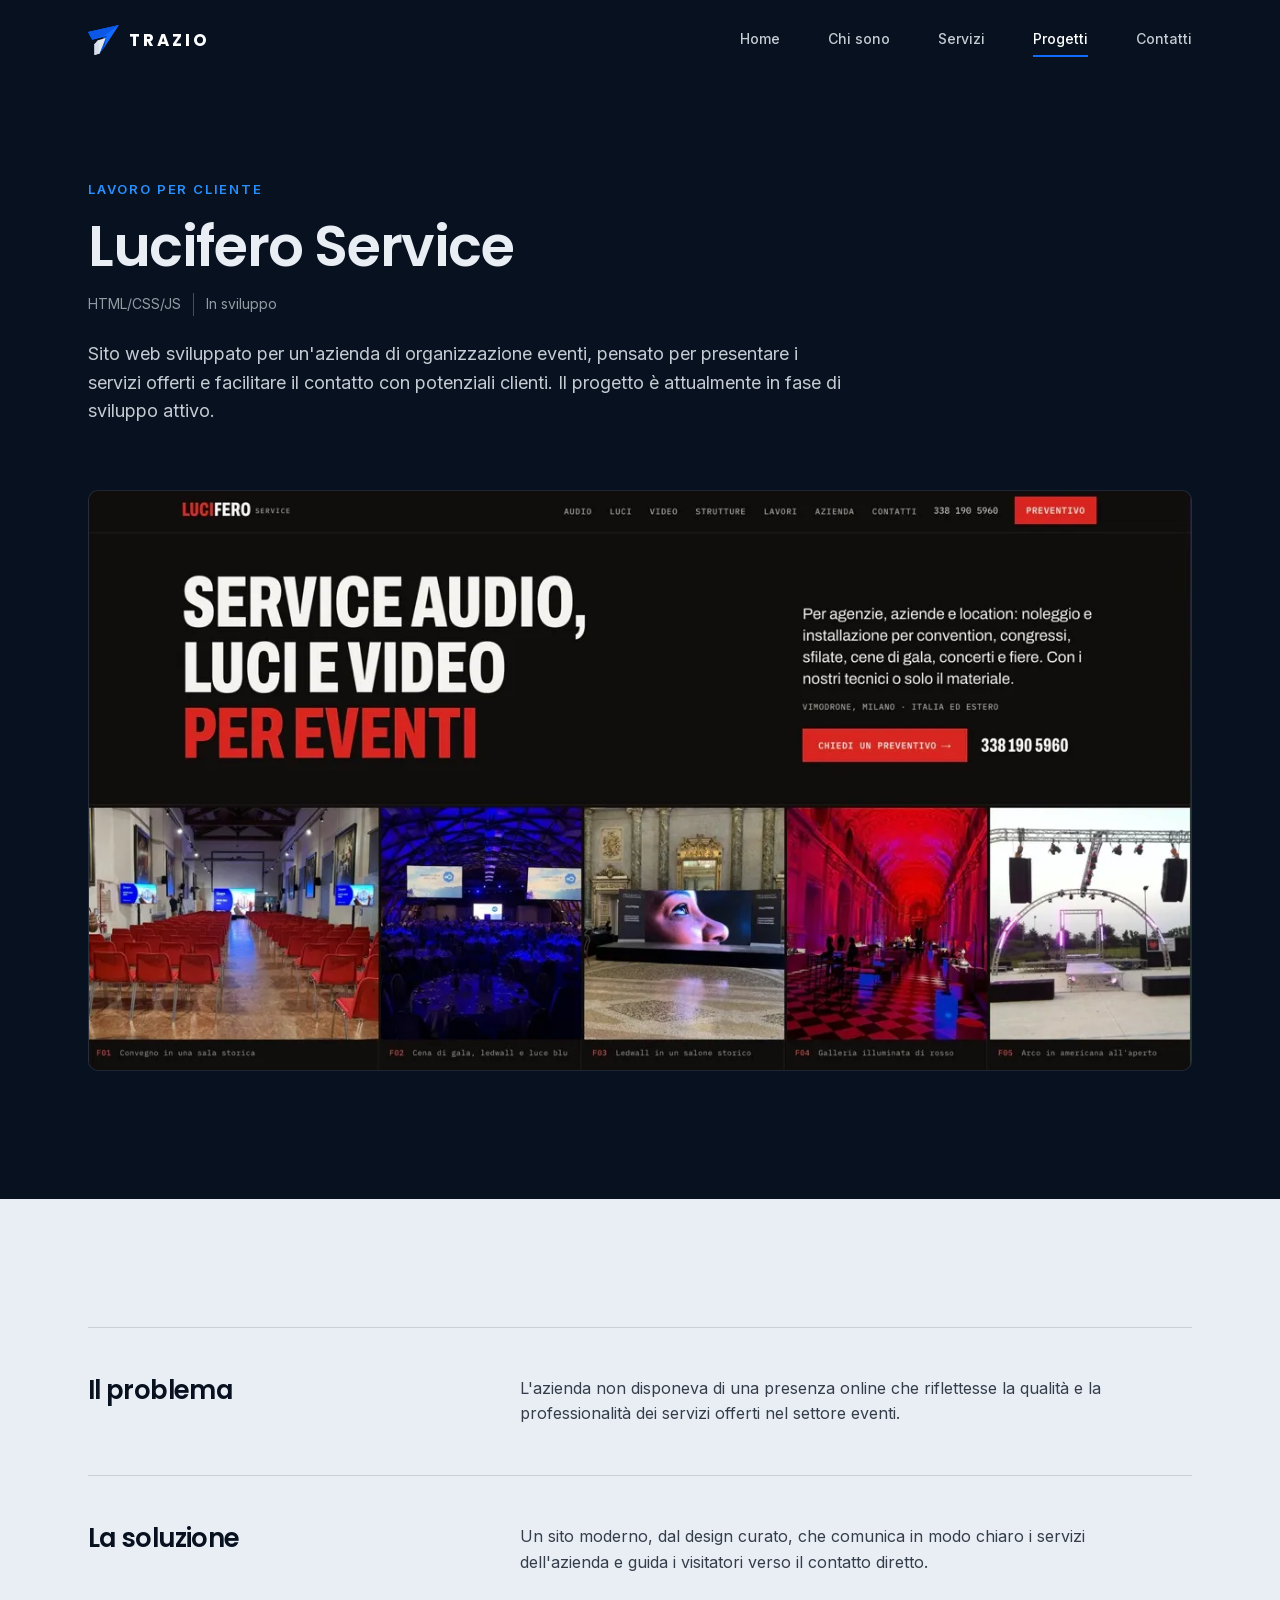
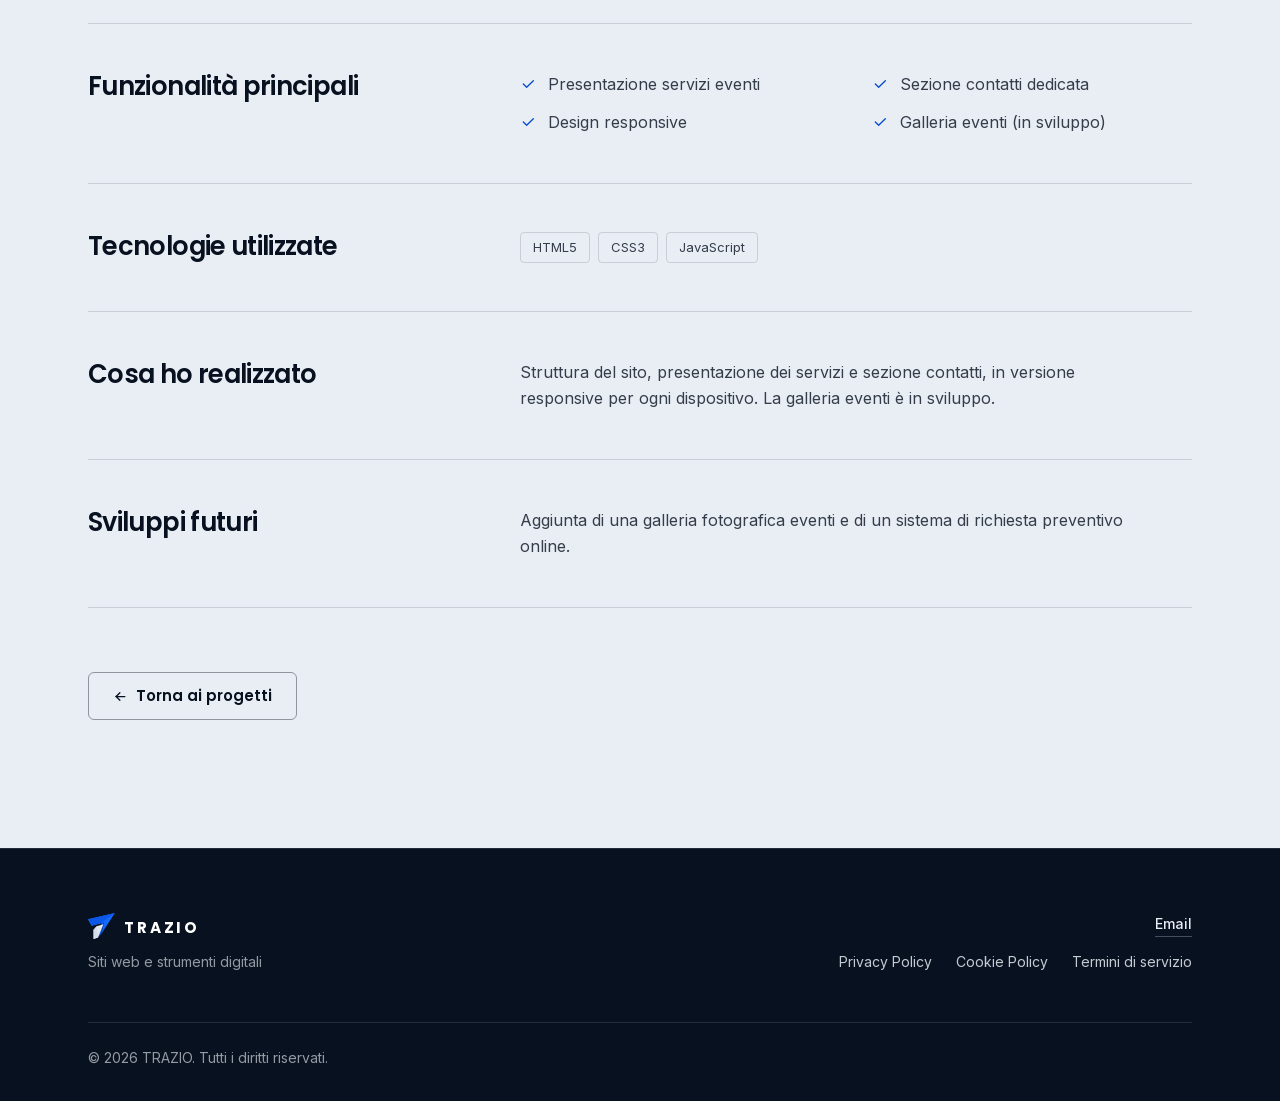
<file: projects/lucifero.html>
<!DOCTYPE html>
<html lang="it">
<head>
  <meta charset="UTF-8">
  <meta http-equiv="Content-Security-Policy" content="default-src 'self'; script-src 'self' 'sha256-/x7W7R75k8Roq0WaVRQX9blP4OufE5xbAdzklGxsgpw='; style-src 'self'; img-src 'self'; font-src 'self'; connect-src 'self' https://formspree.io; form-action 'self' https://formspree.io; base-uri 'self'; object-src 'none'; upgrade-insecure-requests">
  <meta name="viewport" content="width=device-width, initial-scale=1.0">
  <title>Lucifero Service | Progetti | TRAZIO</title>
  <meta name="description" content="Lucifero Service: sito web per un'azienda di organizzazione eventi, realizzato da TRAZIO.">
  <meta name="keywords" content="sito web, eventi, organizzazione eventi, web development, html css">
  <meta name="author" content="TRAZIO">
  <link rel="canonical" href="https://www.trazio.it/projects/lucifero.html">

  <!-- Open Graph / Facebook -->
  <meta property="og:type" content="website">
  <meta property="og:url" content="https://www.trazio.it/projects/lucifero.html">
  <meta property="og:title" content="Lucifero Service | Progetti | TRAZIO">
  <meta property="og:description" content="Lucifero Service: sito web per un'azienda di organizzazione eventi, realizzato da TRAZIO.">
  <meta property="og:image" content="https://www.trazio.it/assets/images/lucifero-cover.jpg">

  <!-- Twitter -->
  <meta name="twitter:card" content="summary_large_image">
  <meta name="twitter:url" content="https://www.trazio.it/projects/lucifero.html">
  <meta name="twitter:title" content="Lucifero Service | Progetti | TRAZIO">
  <meta name="twitter:description" content="Lucifero Service: sito web per un'azienda di organizzazione eventi, realizzato da TRAZIO.">
  <meta name="twitter:image" content="https://www.trazio.it/assets/images/lucifero-cover.jpg">

  <link rel="icon" type="image/svg+xml" href="../assets/icons/favicon.svg">
  <link rel="preload" href="../assets/fonts/inter-latin.woff2" as="font" type="font/woff2" crossorigin>
  <link rel="preload" href="../assets/fonts/poppins-700-latin.woff2" as="font" type="font/woff2" crossorigin>
  <link rel="stylesheet" href="../css/variables.css">
  <link rel="stylesheet" href="../css/style.css">
  <link rel="stylesheet" href="../css/animations.css">
  <link rel="stylesheet" href="../css/responsive.css">
  <script>document.documentElement.classList.add('js');</script>
</head>
<body>
  <a href="#main-content" class="skip-to-content">Vai al contenuto principale</a>


  <header class="navbar">
    <div class="container navbar__inner">
      <a href="../index.html" class="navbar__logo" aria-label="Home di TRAZIO"><svg class="brand-mark" viewBox="0 8 96 93" aria-hidden="true" focusable="false"><path fill="#126BFF" d="M0 30 96 8 48 82 57 43 13 54Z"/><path fill="#0C57E6" d="M0 30 13 54 48 43 96 8Z"/><path fill="#0750D8" d="M48 82 57 43 48 43 36 96Z"/><path fill="#E2E8F0" d="M31 55 55 48 36 96 20 101 20 68Z"/><path fill="#D6DEEA" d="M20 68 31 55 36 96 20 101Z"/></svg><span class="brand-word">TRAZIO</span></a>
      <nav class="navbar__links" id="primary-nav" aria-label="Navigazione principale">
        <a href="../index.html">Home</a>
        <a href="../about.html">Chi sono</a>
        <a href="../services.html">Servizi</a>
        <a href="../projects.html" class="is-active">Progetti</a>
        <a href="../contact.html">Contatti</a>
      </nav>
      <button class="navbar__hamburger" aria-label="Apri menu" aria-expanded="false" aria-controls="primary-nav"><span></span><span></span><span></span></button>
    </div>
  </header>

  <main id="main-content">
    <section class="section section--page-top">
      <div class="container">
        <header class="project-hero">
          <span class="section-eyebrow">Lavoro per cliente</span>
          <h1 class="section-title">Lucifero Service</h1>
          <p class="project-hero__meta"><span>HTML/CSS/JS</span><span>In sviluppo</span></p>
          <p class="section-subtitle">Sito web sviluppato per un'azienda di organizzazione eventi, pensato per presentare i servizi offerti e facilitare il contatto con potenziali clienti. Il progetto è attualmente in fase di sviluppo attivo.</p>
        </header>

        <figure class="project-cover reveal-media">
          <img src="../assets/images/lucifero-cover.webp" alt="Lucifero Service - copertina progetto" width="1200" height="630">
        </figure>
      </div>
    </section>

    <section class="section section--light">
      <div class="container">
        <div class="detail-rows">
          <div class="detail-row">
            <h2>Il problema</h2>
            <div>
              <p>L'azienda non disponeva di una presenza online che riflettesse la qualità e la professionalità dei servizi offerti nel settore eventi.</p>
            </div>
          </div>
          <div class="detail-row">
            <h2>La soluzione</h2>
            <div>
              <p>Un sito moderno, dal design curato, che comunica in modo chiaro i servizi dell'azienda e guida i visitatori verso il contatto diretto.</p>
            </div>
          </div>
          <div class="detail-row">
            <h2>Funzionalità principali</h2>
            <div>
              <ul class="check-list">
                <li>Presentazione servizi eventi</li>
                <li>Sezione contatti dedicata</li>
                <li>Design responsive</li>
                <li>Galleria eventi (in sviluppo)</li>
              </ul>
            </div>
          </div>
          <div class="detail-row">
            <h2>Tecnologie utilizzate</h2>
            <div>
              <div class="project-card__tags"><span class="tag">HTML5</span><span class="tag">CSS3</span><span class="tag">JavaScript</span></div>
            </div>
          </div>
          <div class="detail-row">
            <h2>Cosa ho realizzato</h2>
            <div>
              <p>Struttura del sito, presentazione dei servizi e sezione contatti, in versione responsive per ogni dispositivo. La galleria eventi è in sviluppo.</p>
            </div>
          </div>
          <div class="detail-row">
            <h2>Sviluppi futuri</h2>
            <div>
              <p>Aggiunta di una galleria fotografica eventi e di un sistema di richiesta preventivo online.</p>
            </div>
          </div>
        </div>

        <div class="u-mt-3xl">
          <a href="../projects.html" class="btn btn--secondary"><span class="icon icon--arrow-left" aria-hidden="true"></span>Torna ai progetti</a>
        </div>
      </div>
    </section>
  </main>

  <footer class="footer">
    <div class="container">
      <div class="footer__brand"><svg class="brand-mark" viewBox="0 8 96 93" aria-hidden="true" focusable="false"><path fill="#126BFF" d="M0 30 96 8 48 82 57 43 13 54Z"/><path fill="#0C57E6" d="M0 30 13 54 48 43 96 8Z"/><path fill="#0750D8" d="M48 82 57 43 48 43 36 96Z"/><path fill="#E2E8F0" d="M31 55 55 48 36 96 20 101 20 68Z"/><path fill="#D6DEEA" d="M20 68 31 55 36 96 20 101Z"/></svg><span class="brand-word">TRAZIO</span></div>
      <p class="footer__tagline">Siti web e strumenti digitali</p>
      <div class="footer__socials">
        <a href="mailto:info@trazio.it" aria-label="Email">Email</a>
      </div>
      <div class="footer__legal">
        <a href="../privacy-policy.html">Privacy Policy</a>
        <a href="../cookie-policy.html">Cookie Policy</a>
        <a href="../terms-of-service.html">Termini di servizio</a>
      </div>
      <p>&copy; 2026 TRAZIO. Tutti i diritti riservati.</p>
    </div>
  </footer>

  <button class="back-to-top" aria-label="Torna su"><span class="icon icon--arrow-up" aria-hidden="true"></span></button>

  <script src="../js/config.js"></script>
  <script src="../js/navbar.js"></script>
  <script src="../js/scroll.js"></script>
  <script src="../js/main.js"></script>
</body>
</html>
</file>
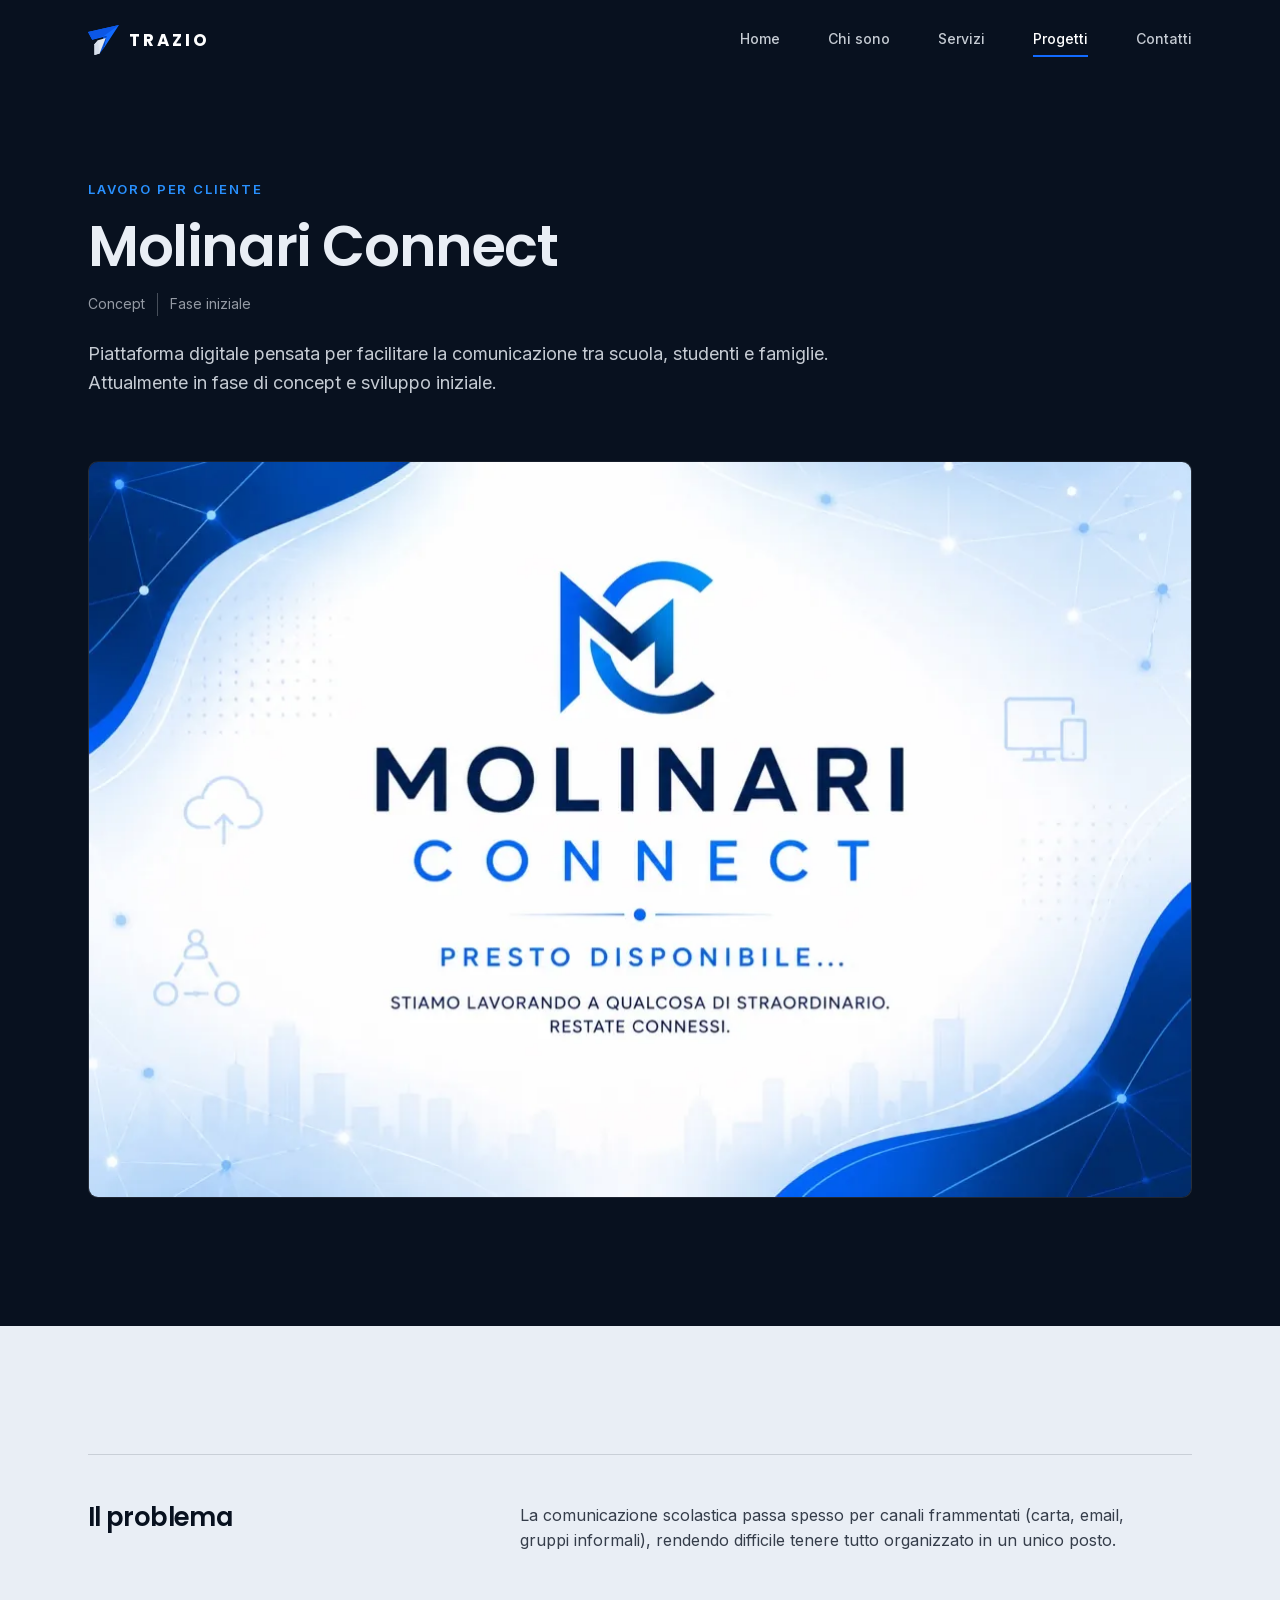
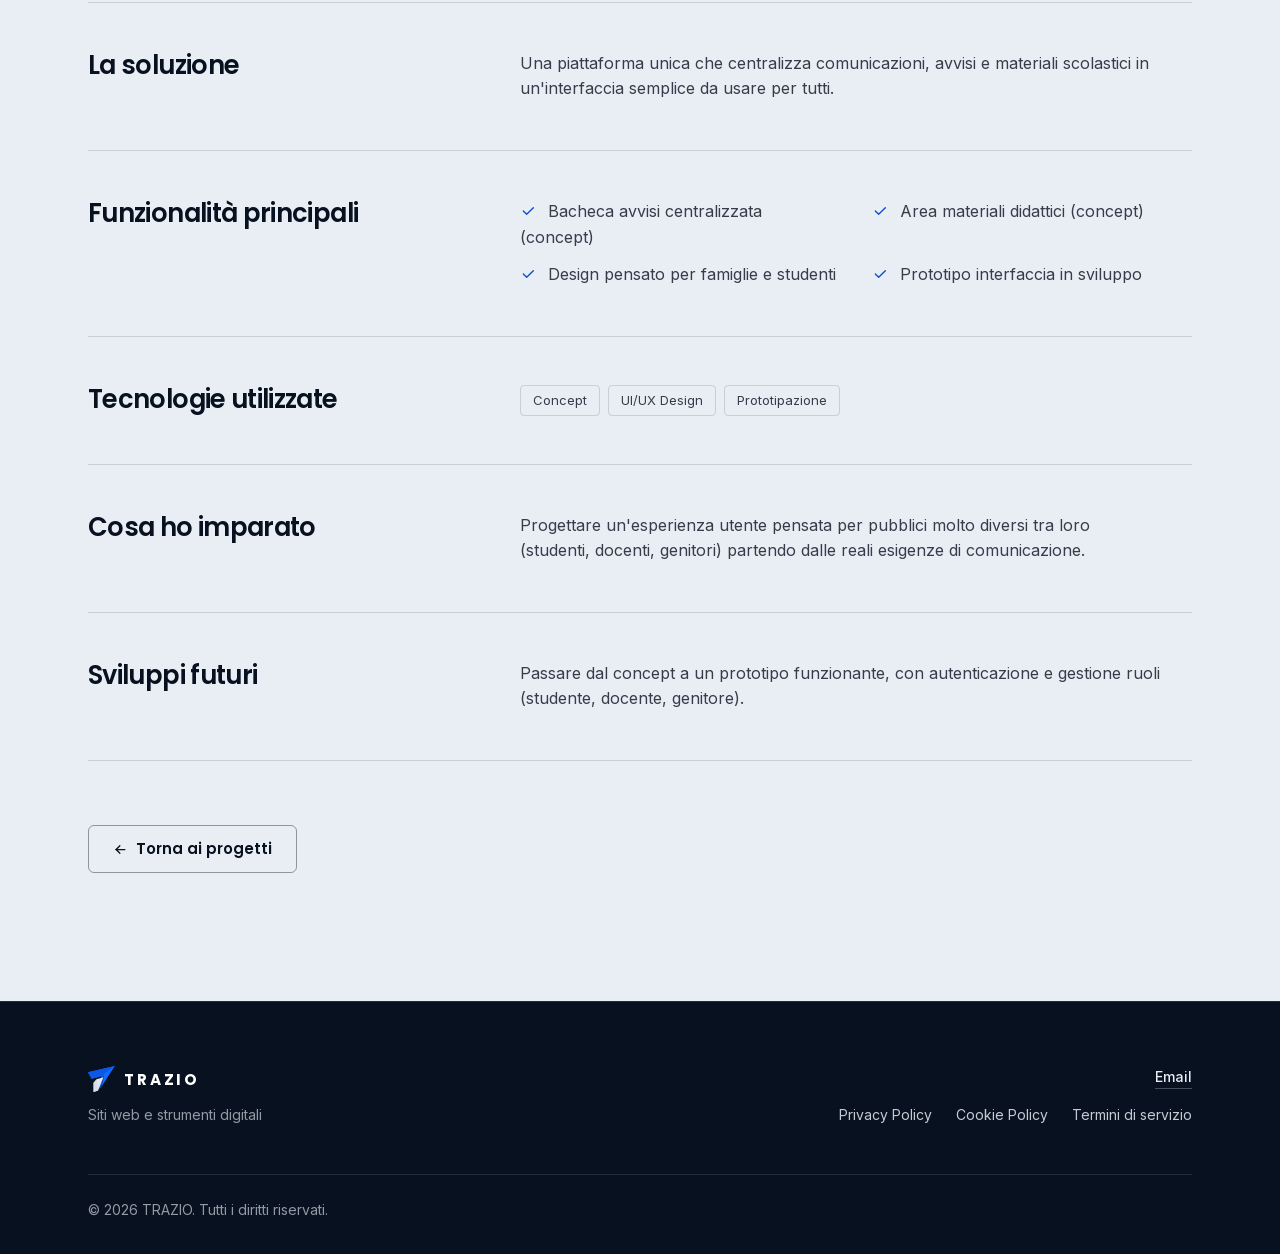
<file: projects/molinari.html>
<!DOCTYPE html>
<html lang="it">
<head>
  <meta charset="UTF-8">
  <meta http-equiv="Content-Security-Policy" content="default-src 'self'; script-src 'self' 'sha256-/x7W7R75k8Roq0WaVRQX9blP4OufE5xbAdzklGxsgpw='; style-src 'self'; img-src 'self'; font-src 'self'; connect-src 'self' https://formspree.io; form-action 'self' https://formspree.io; base-uri 'self'; object-src 'none'; upgrade-insecure-requests">
  <meta name="viewport" content="width=device-width, initial-scale=1.0">
  <title>Molinari Connect | Progetti | TRAZIO</title>
  <meta name="description" content="Molinari Connect: piattaforma digitale scolastica, concept e sviluppo iniziale di TRAZIO.">
  <meta name="keywords" content="piattaforma scolastica, education, concept, ui/ux, prototipazione">
  <meta name="author" content="TRAZIO">
  <link rel="canonical" href="https://www.trazio.it/projects/molinari.html">

  <!-- Open Graph / Facebook -->
  <meta property="og:type" content="website">
  <meta property="og:url" content="https://www.trazio.it/projects/molinari.html">
  <meta property="og:title" content="Molinari Connect | Progetti | TRAZIO">
  <meta property="og:description" content="Molinari Connect: piattaforma digitale scolastica, concept e sviluppo iniziale di TRAZIO.">
  <meta property="og:image" content="https://www.trazio.it/assets/images/molinari-cover.jpg">

  <!-- Twitter -->
  <meta name="twitter:card" content="summary_large_image">
  <meta name="twitter:url" content="https://www.trazio.it/projects/molinari.html">
  <meta name="twitter:title" content="Molinari Connect | Progetti | TRAZIO">
  <meta name="twitter:description" content="Molinari Connect: piattaforma digitale scolastica, concept e sviluppo iniziale di TRAZIO.">
  <meta name="twitter:image" content="https://www.trazio.it/assets/images/molinari-cover.jpg">

  <link rel="icon" type="image/svg+xml" href="../assets/icons/favicon.svg">
  <link rel="preload" href="../assets/fonts/inter-latin.woff2" as="font" type="font/woff2" crossorigin>
  <link rel="preload" href="../assets/fonts/poppins-700-latin.woff2" as="font" type="font/woff2" crossorigin>
  <link rel="stylesheet" href="../css/variables.css">
  <link rel="stylesheet" href="../css/style.css">
  <link rel="stylesheet" href="../css/animations.css">
  <link rel="stylesheet" href="../css/responsive.css">
  <script>document.documentElement.classList.add('js');</script>
</head>
<body>
  <a href="#main-content" class="skip-to-content">Vai al contenuto principale</a>


  <header class="navbar">
    <div class="container navbar__inner">
      <a href="../index.html" class="navbar__logo" aria-label="Home di TRAZIO"><svg class="brand-mark" viewBox="0 8 96 93" aria-hidden="true" focusable="false"><path fill="#126BFF" d="M0 30 96 8 48 82 57 43 13 54Z"/><path fill="#0C57E6" d="M0 30 13 54 48 43 96 8Z"/><path fill="#0750D8" d="M48 82 57 43 48 43 36 96Z"/><path fill="#E2E8F0" d="M31 55 55 48 36 96 20 101 20 68Z"/><path fill="#D6DEEA" d="M20 68 31 55 36 96 20 101Z"/></svg><span class="brand-word">TRAZIO</span></a>
      <nav class="navbar__links" id="primary-nav" aria-label="Navigazione principale">
        <a href="../index.html">Home</a>
        <a href="../about.html">Chi sono</a>
        <a href="../services.html">Servizi</a>
        <a href="../projects.html" class="is-active">Progetti</a>
        <a href="../contact.html">Contatti</a>
      </nav>
      <button class="navbar__hamburger" aria-label="Apri menu" aria-expanded="false" aria-controls="primary-nav"><span></span><span></span><span></span></button>
    </div>
  </header>

  <main id="main-content">
    <section class="section section--page-top">
      <div class="container">
        <header class="project-hero">
          <span class="section-eyebrow">Lavoro per cliente</span>
          <h1 class="section-title">Molinari Connect</h1>
          <p class="project-hero__meta"><span>Concept</span><span>Fase iniziale</span></p>
          <p class="section-subtitle">Piattaforma digitale pensata per facilitare la comunicazione tra scuola, studenti e famiglie. Attualmente in fase di concept e sviluppo iniziale.</p>
        </header>

        <figure class="project-cover reveal-media">
          <img src="../assets/images/molinari-cover.webp" alt="Molinari Connect - copertina progetto" width="1100" height="733">
        </figure>
      </div>
    </section>

    <section class="section section--light">
      <div class="container">
        <div class="detail-rows">
          <div class="detail-row">
            <h2>Il problema</h2>
            <div>
              <p>La comunicazione scolastica passa spesso per canali frammentati (carta, email, gruppi informali), rendendo difficile tenere tutto organizzato in un unico posto.</p>
            </div>
          </div>
          <div class="detail-row">
            <h2>La soluzione</h2>
            <div>
              <p>Una piattaforma unica che centralizza comunicazioni, avvisi e materiali scolastici in un'interfaccia semplice da usare per tutti.</p>
            </div>
          </div>
          <div class="detail-row">
            <h2>Funzionalità principali</h2>
            <div>
              <ul class="check-list">
                <li>Bacheca avvisi centralizzata (concept)</li>
                <li>Area materiali didattici (concept)</li>
                <li>Design pensato per famiglie e studenti</li>
                <li>Prototipo interfaccia in sviluppo</li>
              </ul>
            </div>
          </div>
          <div class="detail-row">
            <h2>Tecnologie utilizzate</h2>
            <div>
              <div class="project-card__tags"><span class="tag">Concept</span><span class="tag">UI/UX Design</span><span class="tag">Prototipazione</span></div>
            </div>
          </div>
          <div class="detail-row">
            <h2>Cosa ho imparato</h2>
            <div>
              <p>Progettare un'esperienza utente pensata per pubblici molto diversi tra loro (studenti, docenti, genitori) partendo dalle reali esigenze di comunicazione.</p>
            </div>
          </div>
          <div class="detail-row">
            <h2>Sviluppi futuri</h2>
            <div>
              <p>Passare dal concept a un prototipo funzionante, con autenticazione e gestione ruoli (studente, docente, genitore).</p>
            </div>
          </div>
        </div>

        <div class="u-mt-3xl">
          <a href="../projects.html" class="btn btn--secondary"><span class="icon icon--arrow-left" aria-hidden="true"></span>Torna ai progetti</a>
        </div>
      </div>
    </section>
  </main>

  <footer class="footer">
    <div class="container">
      <div class="footer__brand"><svg class="brand-mark" viewBox="0 8 96 93" aria-hidden="true" focusable="false"><path fill="#126BFF" d="M0 30 96 8 48 82 57 43 13 54Z"/><path fill="#0C57E6" d="M0 30 13 54 48 43 96 8Z"/><path fill="#0750D8" d="M48 82 57 43 48 43 36 96Z"/><path fill="#E2E8F0" d="M31 55 55 48 36 96 20 101 20 68Z"/><path fill="#D6DEEA" d="M20 68 31 55 36 96 20 101Z"/></svg><span class="brand-word">TRAZIO</span></div>
      <p class="footer__tagline">Siti web e strumenti digitali</p>
      <div class="footer__socials">
        <a href="mailto:info@trazio.it" aria-label="Email">Email</a>
      </div>
      <div class="footer__legal">
        <a href="../privacy-policy.html">Privacy Policy</a>
        <a href="../cookie-policy.html">Cookie Policy</a>
        <a href="../terms-of-service.html">Termini di servizio</a>
      </div>
      <p>&copy; 2026 TRAZIO. Tutti i diritti riservati.</p>
    </div>
  </footer>

  <button class="back-to-top" aria-label="Torna su"><span class="icon icon--arrow-up" aria-hidden="true"></span></button>

  <script src="../js/config.js"></script>
  <script src="../js/navbar.js"></script>
  <script src="../js/scroll.js"></script>
  <script src="../js/main.js"></script>
</body>
</html>
</file>
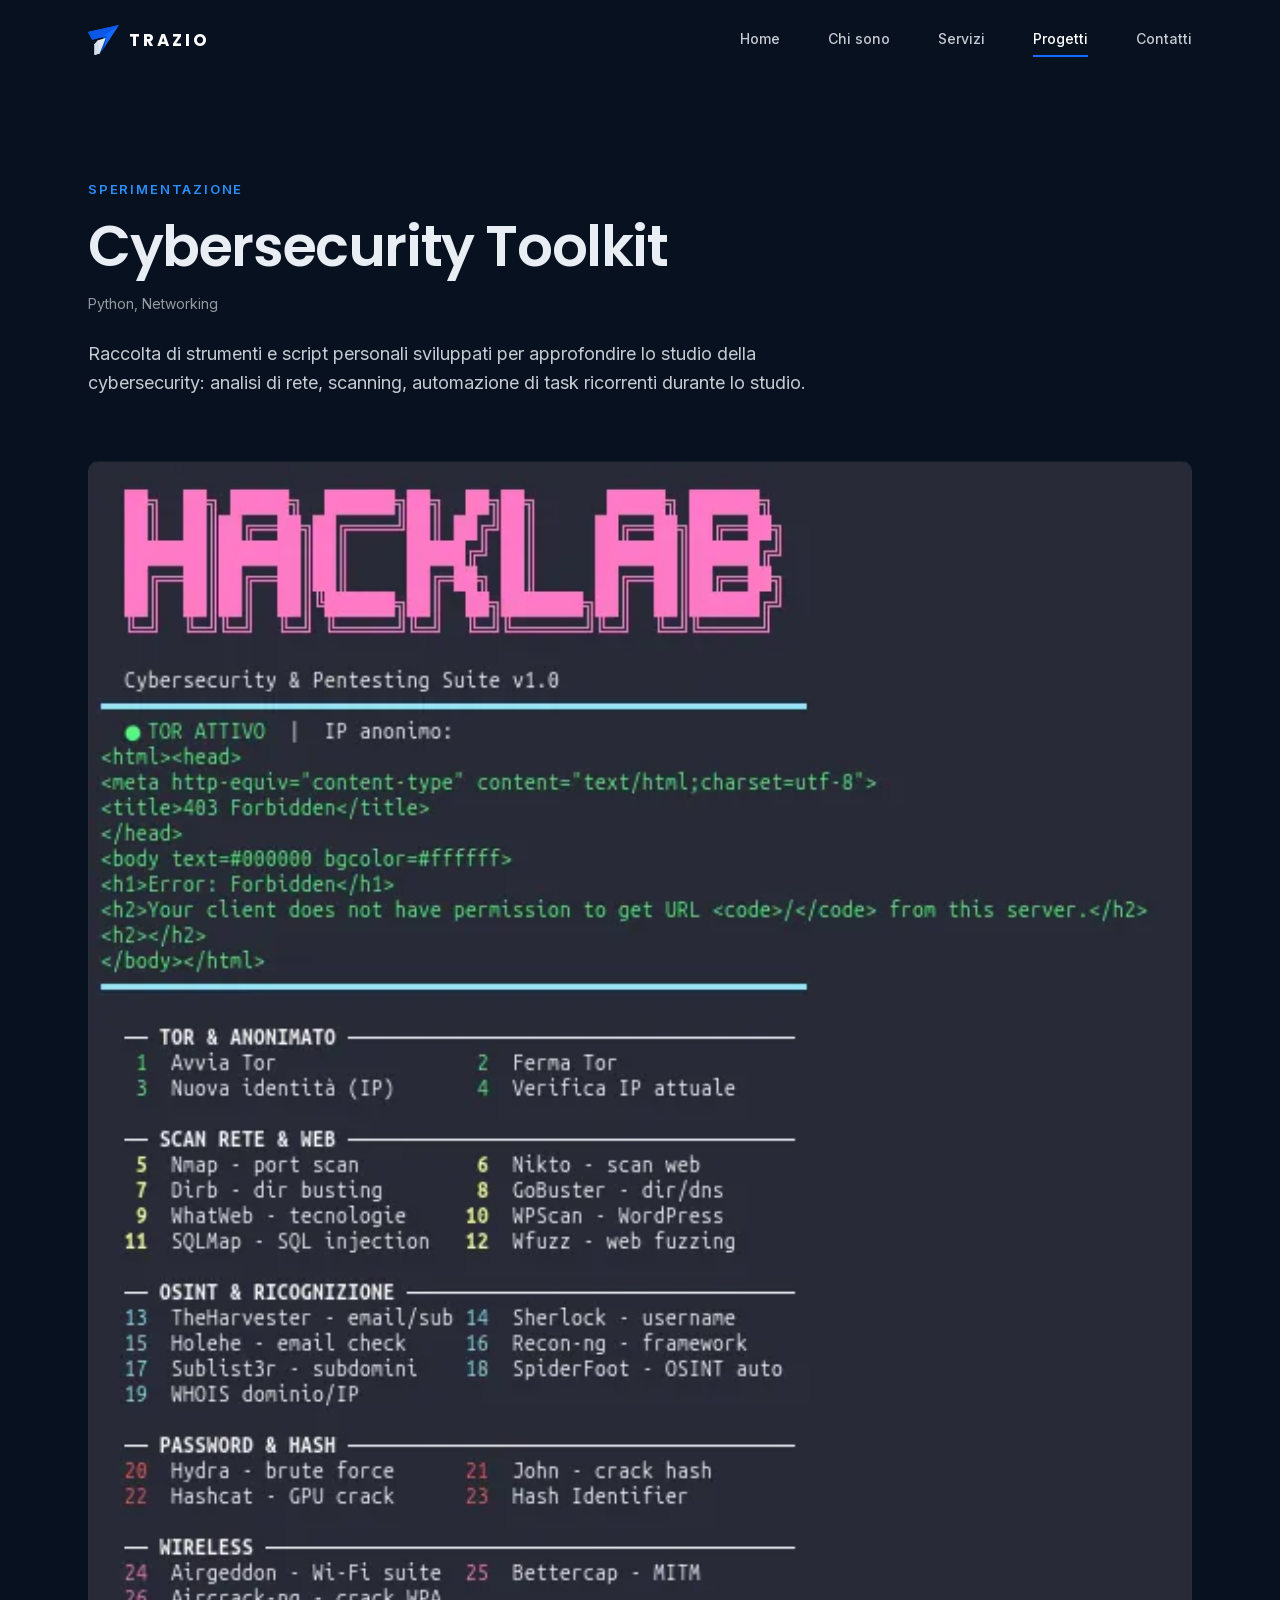
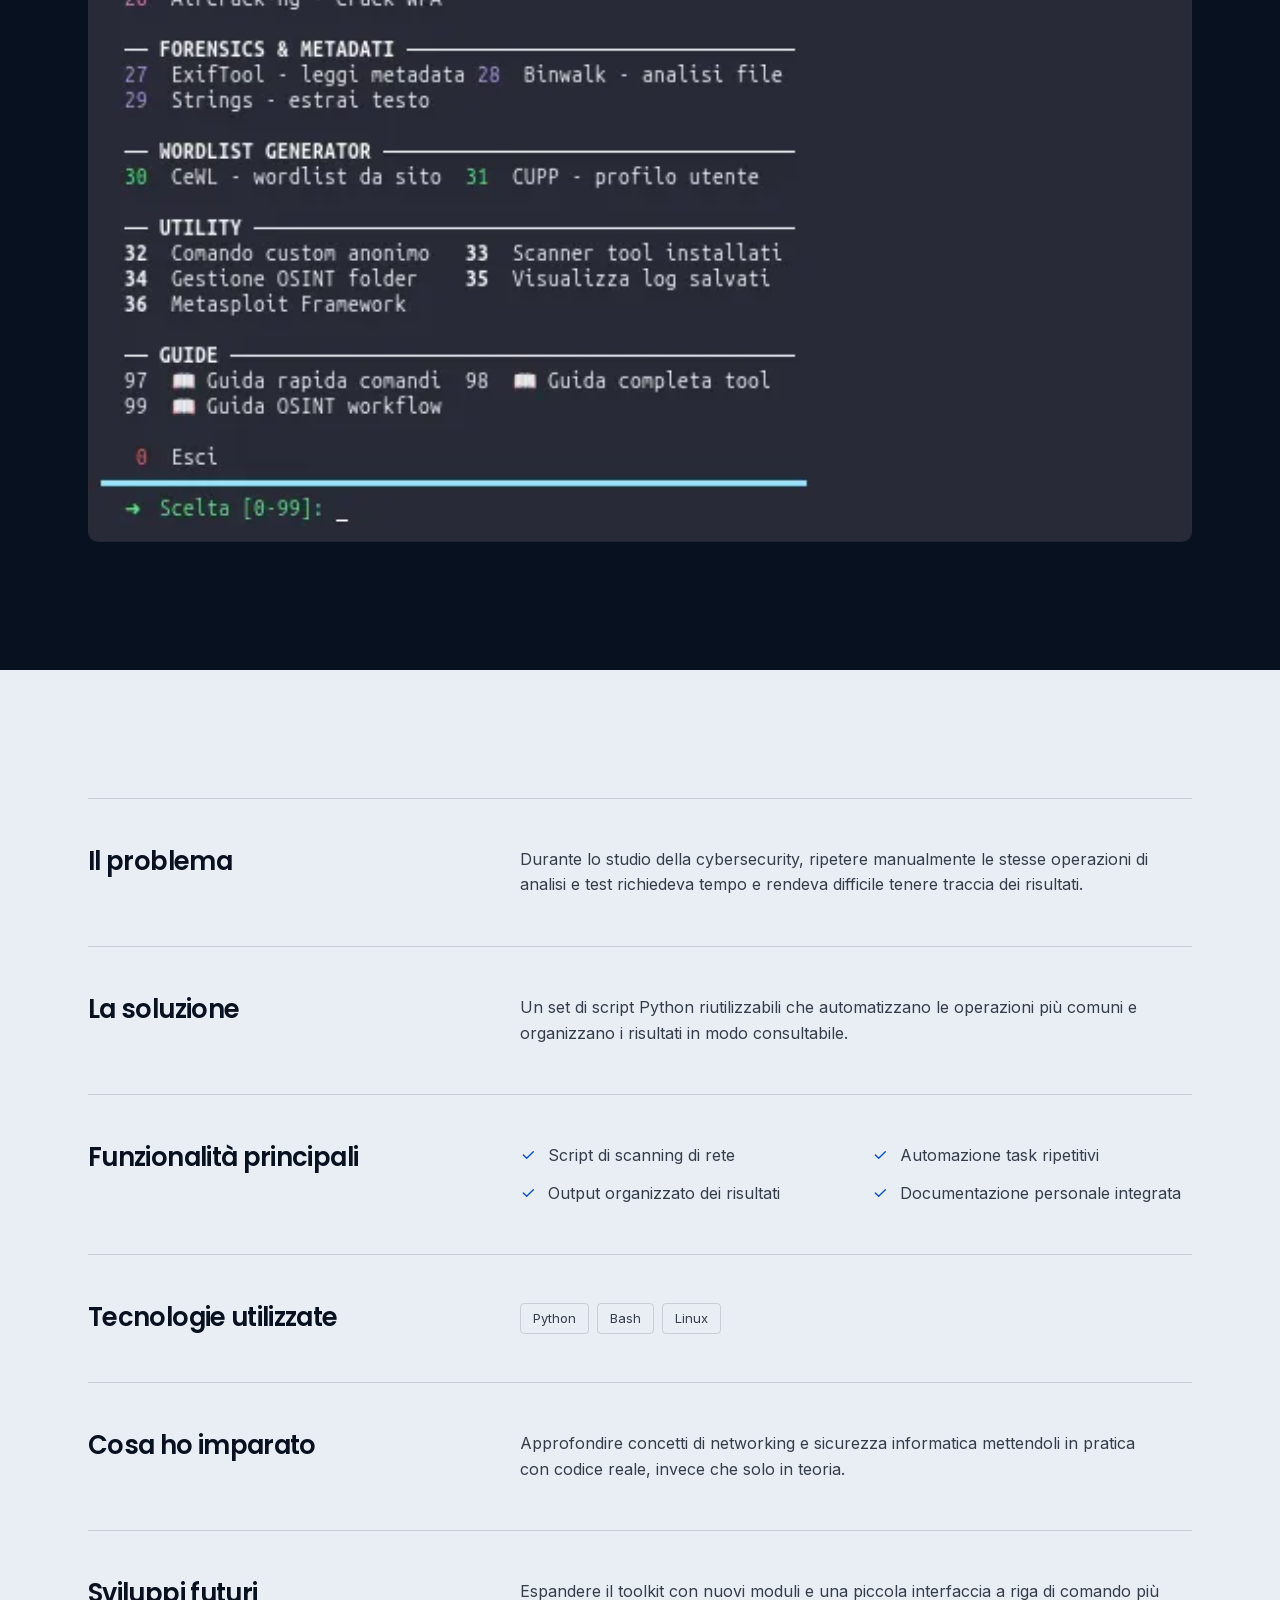
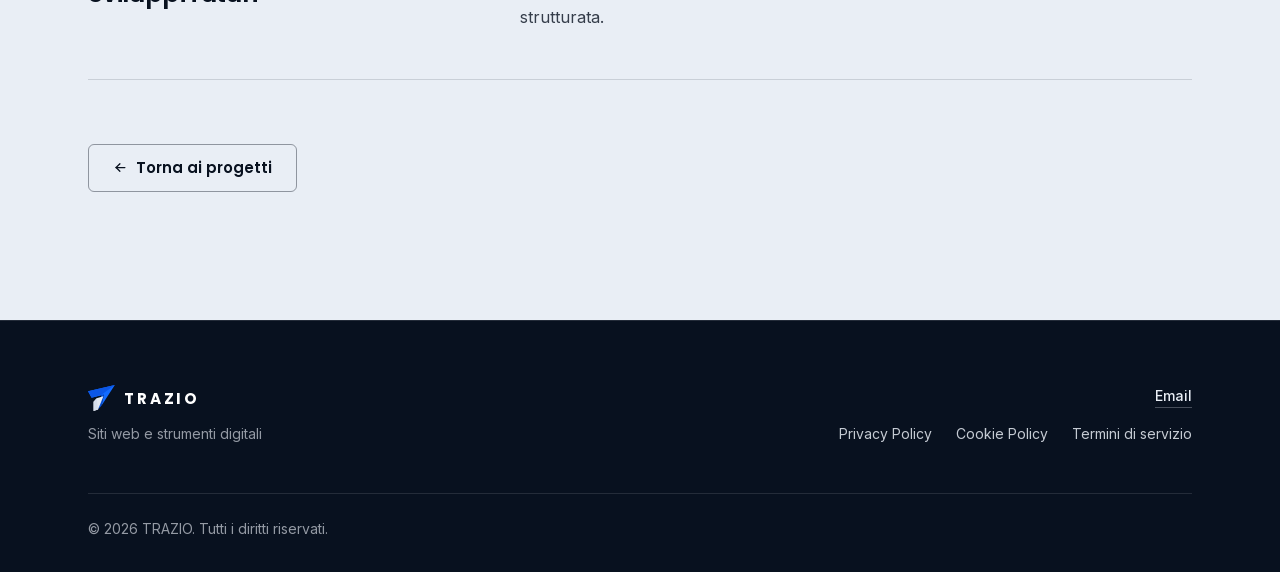
<file: projects/toolkit.html>
<!DOCTYPE html>
<html lang="it">
<head>
  <meta charset="UTF-8">
  <meta http-equiv="Content-Security-Policy" content="default-src 'self'; script-src 'self' 'sha256-/x7W7R75k8Roq0WaVRQX9blP4OufE5xbAdzklGxsgpw='; style-src 'self'; img-src 'self'; font-src 'self'; connect-src 'self' https://formspree.io; form-action 'self' https://formspree.io; base-uri 'self'; object-src 'none'; upgrade-insecure-requests">
  <meta name="viewport" content="width=device-width, initial-scale=1.0">
  <title>Cybersecurity Toolkit | Progetti | TRAZIO</title>
  <meta name="description" content="Cybersecurity Toolkit: toolkit personale per lo studio della cybersecurity, realizzato da TRAZIO.">
  <meta name="keywords" content="cybersecurity, python, networking, toolkit, sicurezza informatica">
  <meta name="author" content="TRAZIO">
  <link rel="canonical" href="https://www.trazio.it/projects/toolkit.html">

  <!-- Open Graph / Facebook -->
  <meta property="og:type" content="website">
  <meta property="og:url" content="https://www.trazio.it/projects/toolkit.html">
  <meta property="og:title" content="Cybersecurity Toolkit | Progetti | TRAZIO">
  <meta property="og:description" content="Cybersecurity Toolkit: toolkit personale per lo studio della cybersecurity, realizzato da TRAZIO.">
  <meta property="og:image" content="https://www.trazio.it/assets/images/toolkit-cover.png">

  <!-- Twitter -->
  <meta name="twitter:card" content="summary_large_image">
  <meta name="twitter:url" content="https://www.trazio.it/projects/toolkit.html">
  <meta name="twitter:title" content="Cybersecurity Toolkit | Progetti | TRAZIO">
  <meta name="twitter:description" content="Cybersecurity Toolkit: toolkit personale per lo studio della cybersecurity, realizzato da TRAZIO.">
  <meta name="twitter:image" content="https://www.trazio.it/assets/images/toolkit-cover.png">

  <link rel="icon" type="image/svg+xml" href="../assets/icons/favicon.svg">
  <link rel="preload" href="../assets/fonts/inter-latin.woff2" as="font" type="font/woff2" crossorigin>
  <link rel="preload" href="../assets/fonts/poppins-700-latin.woff2" as="font" type="font/woff2" crossorigin>
  <link rel="stylesheet" href="../css/variables.css">
  <link rel="stylesheet" href="../css/style.css">
  <link rel="stylesheet" href="../css/animations.css">
  <link rel="stylesheet" href="../css/responsive.css">
  <script>document.documentElement.classList.add('js');</script>
</head>
<body>
  <a href="#main-content" class="skip-to-content">Vai al contenuto principale</a>


  <header class="navbar">
    <div class="container navbar__inner">
      <a href="../index.html" class="navbar__logo" aria-label="Home di TRAZIO"><svg class="brand-mark" viewBox="0 8 96 93" aria-hidden="true" focusable="false"><path fill="#126BFF" d="M0 30 96 8 48 82 57 43 13 54Z"/><path fill="#0C57E6" d="M0 30 13 54 48 43 96 8Z"/><path fill="#0750D8" d="M48 82 57 43 48 43 36 96Z"/><path fill="#E2E8F0" d="M31 55 55 48 36 96 20 101 20 68Z"/><path fill="#D6DEEA" d="M20 68 31 55 36 96 20 101Z"/></svg><span class="brand-word">TRAZIO</span></a>
      <nav class="navbar__links" id="primary-nav" aria-label="Navigazione principale">
        <a href="../index.html">Home</a>
        <a href="../about.html">Chi sono</a>
        <a href="../services.html">Servizi</a>
        <a href="../projects.html" class="is-active">Progetti</a>
        <a href="../contact.html">Contatti</a>
      </nav>
      <button class="navbar__hamburger" aria-label="Apri menu" aria-expanded="false" aria-controls="primary-nav"><span></span><span></span><span></span></button>
    </div>
  </header>

  <main id="main-content">
    <section class="section section--page-top">
      <div class="container">
        <header class="project-hero">
          <span class="section-eyebrow">Sperimentazione</span>
          <h1 class="section-title">Cybersecurity Toolkit</h1>
          <p class="project-hero__meta">Python, Networking</p>
          <p class="section-subtitle">Raccolta di strumenti e script personali sviluppati per approfondire lo studio della cybersecurity: analisi di rete, scanning, automazione di task ricorrenti durante lo studio.</p>
        </header>

        <figure class="project-cover reveal-media">
          <img src="../assets/images/toolkit-cover.webp" alt="Cybersecurity Toolkit - copertina progetto" width="562" height="856">
        </figure>
      </div>
    </section>

    <section class="section section--light">
      <div class="container">
        <div class="detail-rows">
          <div class="detail-row">
            <h2>Il problema</h2>
            <div>
              <p>Durante lo studio della cybersecurity, ripetere manualmente le stesse operazioni di analisi e test richiedeva tempo e rendeva difficile tenere traccia dei risultati.</p>
            </div>
          </div>
          <div class="detail-row">
            <h2>La soluzione</h2>
            <div>
              <p>Un set di script Python riutilizzabili che automatizzano le operazioni più comuni e organizzano i risultati in modo consultabile.</p>
            </div>
          </div>
          <div class="detail-row">
            <h2>Funzionalità principali</h2>
            <div>
              <ul class="check-list">
                <li>Script di scanning di rete</li>
                <li>Automazione task ripetitivi</li>
                <li>Output organizzato dei risultati</li>
                <li>Documentazione personale integrata</li>
              </ul>
            </div>
          </div>
          <div class="detail-row">
            <h2>Tecnologie utilizzate</h2>
            <div>
              <div class="project-card__tags"><span class="tag">Python</span><span class="tag">Bash</span><span class="tag">Linux</span></div>
            </div>
          </div>
          <div class="detail-row">
            <h2>Cosa ho imparato</h2>
            <div>
              <p>Approfondire concetti di networking e sicurezza informatica mettendoli in pratica con codice reale, invece che solo in teoria.</p>
            </div>
          </div>
          <div class="detail-row">
            <h2>Sviluppi futuri</h2>
            <div>
              <p>Espandere il toolkit con nuovi moduli e una piccola interfaccia a riga di comando più strutturata.</p>
            </div>
          </div>
        </div>

        <div class="u-mt-3xl">
          <a href="../projects.html" class="btn btn--secondary"><span class="icon icon--arrow-left" aria-hidden="true"></span>Torna ai progetti</a>
        </div>
      </div>
    </section>
  </main>

  <footer class="footer">
    <div class="container">
      <div class="footer__brand"><svg class="brand-mark" viewBox="0 8 96 93" aria-hidden="true" focusable="false"><path fill="#126BFF" d="M0 30 96 8 48 82 57 43 13 54Z"/><path fill="#0C57E6" d="M0 30 13 54 48 43 96 8Z"/><path fill="#0750D8" d="M48 82 57 43 48 43 36 96Z"/><path fill="#E2E8F0" d="M31 55 55 48 36 96 20 101 20 68Z"/><path fill="#D6DEEA" d="M20 68 31 55 36 96 20 101Z"/></svg><span class="brand-word">TRAZIO</span></div>
      <p class="footer__tagline">Siti web e strumenti digitali</p>
      <div class="footer__socials">
        <a href="mailto:info@trazio.it" aria-label="Email">Email</a>
      </div>
      <div class="footer__legal">
        <a href="../privacy-policy.html">Privacy Policy</a>
        <a href="../cookie-policy.html">Cookie Policy</a>
        <a href="../terms-of-service.html">Termini di servizio</a>
      </div>
      <p>&copy; 2026 TRAZIO. Tutti i diritti riservati.</p>
    </div>
  </footer>

  <button class="back-to-top" aria-label="Torna su"><span class="icon icon--arrow-up" aria-hidden="true"></span></button>

  <script src="../js/config.js"></script>
  <script src="../js/navbar.js"></script>
  <script src="../js/scroll.js"></script>
  <script src="../js/main.js"></script>
</body>
</html>
</file>
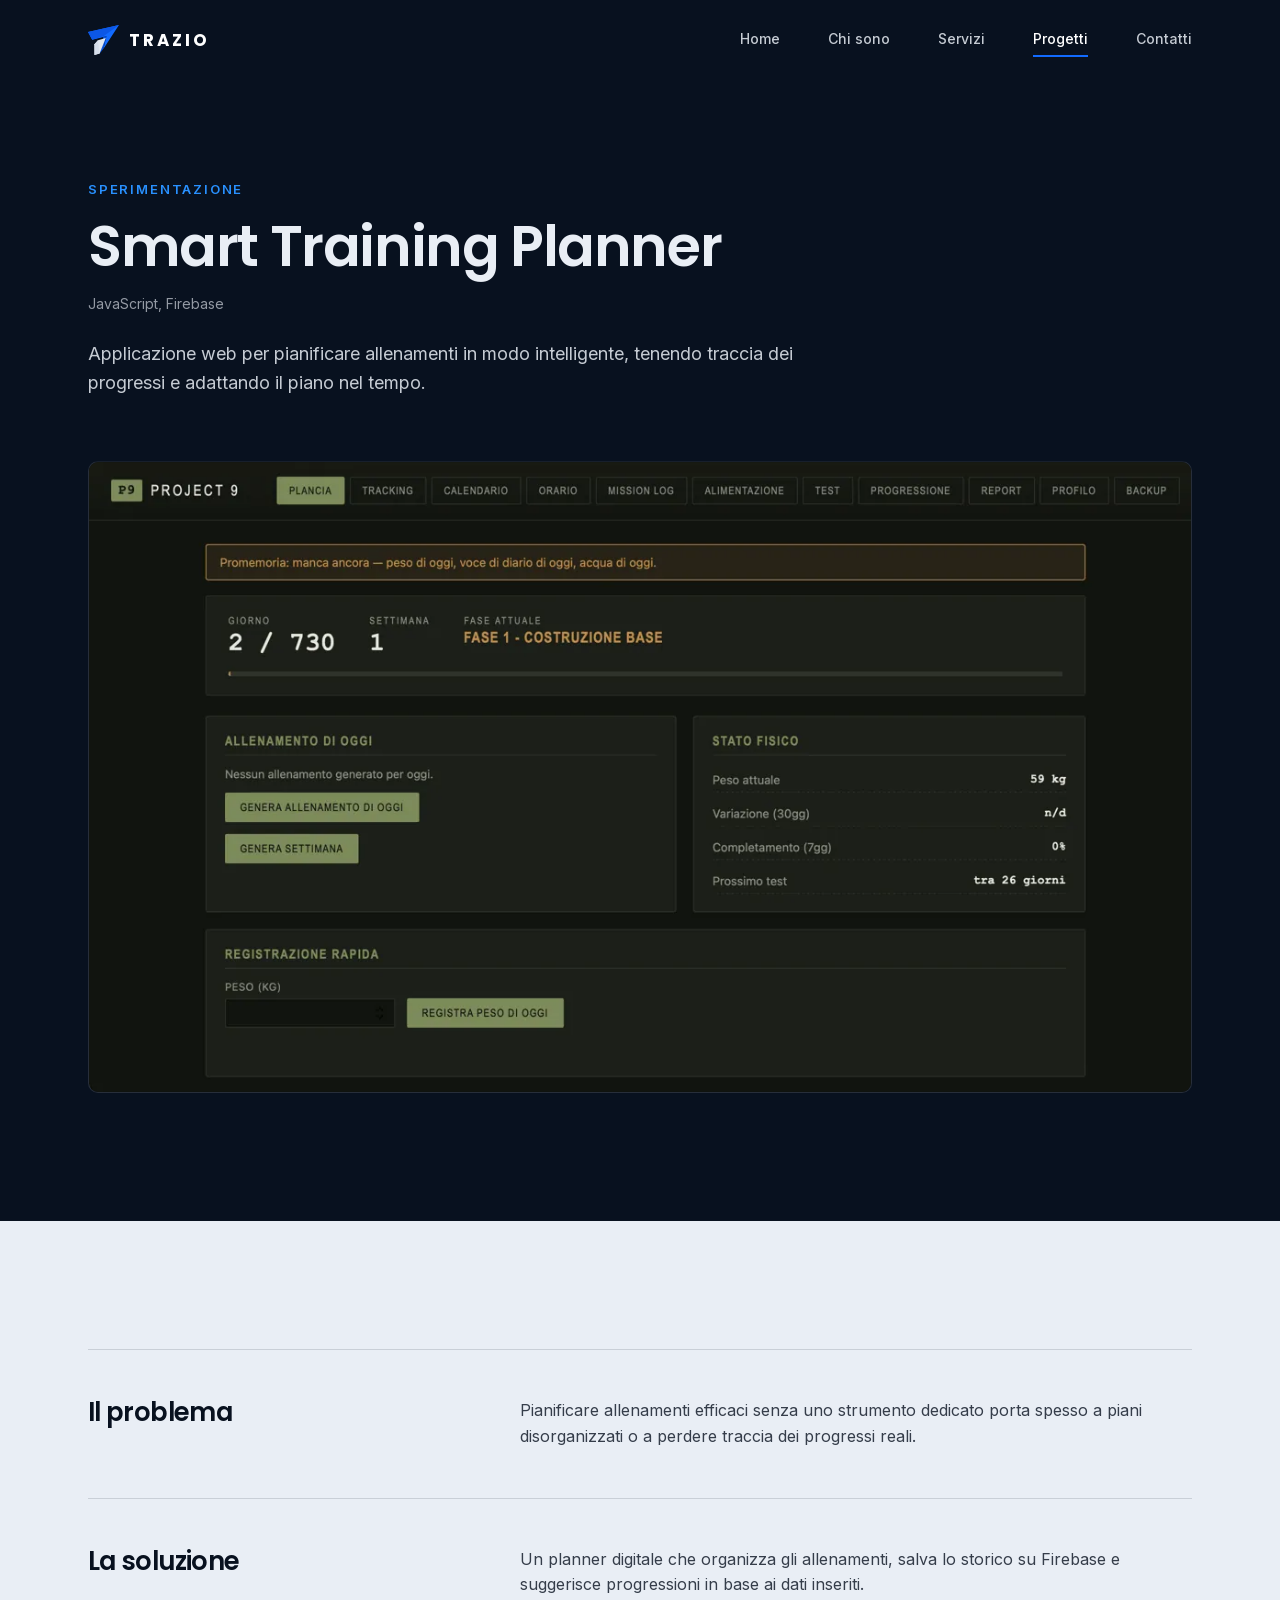
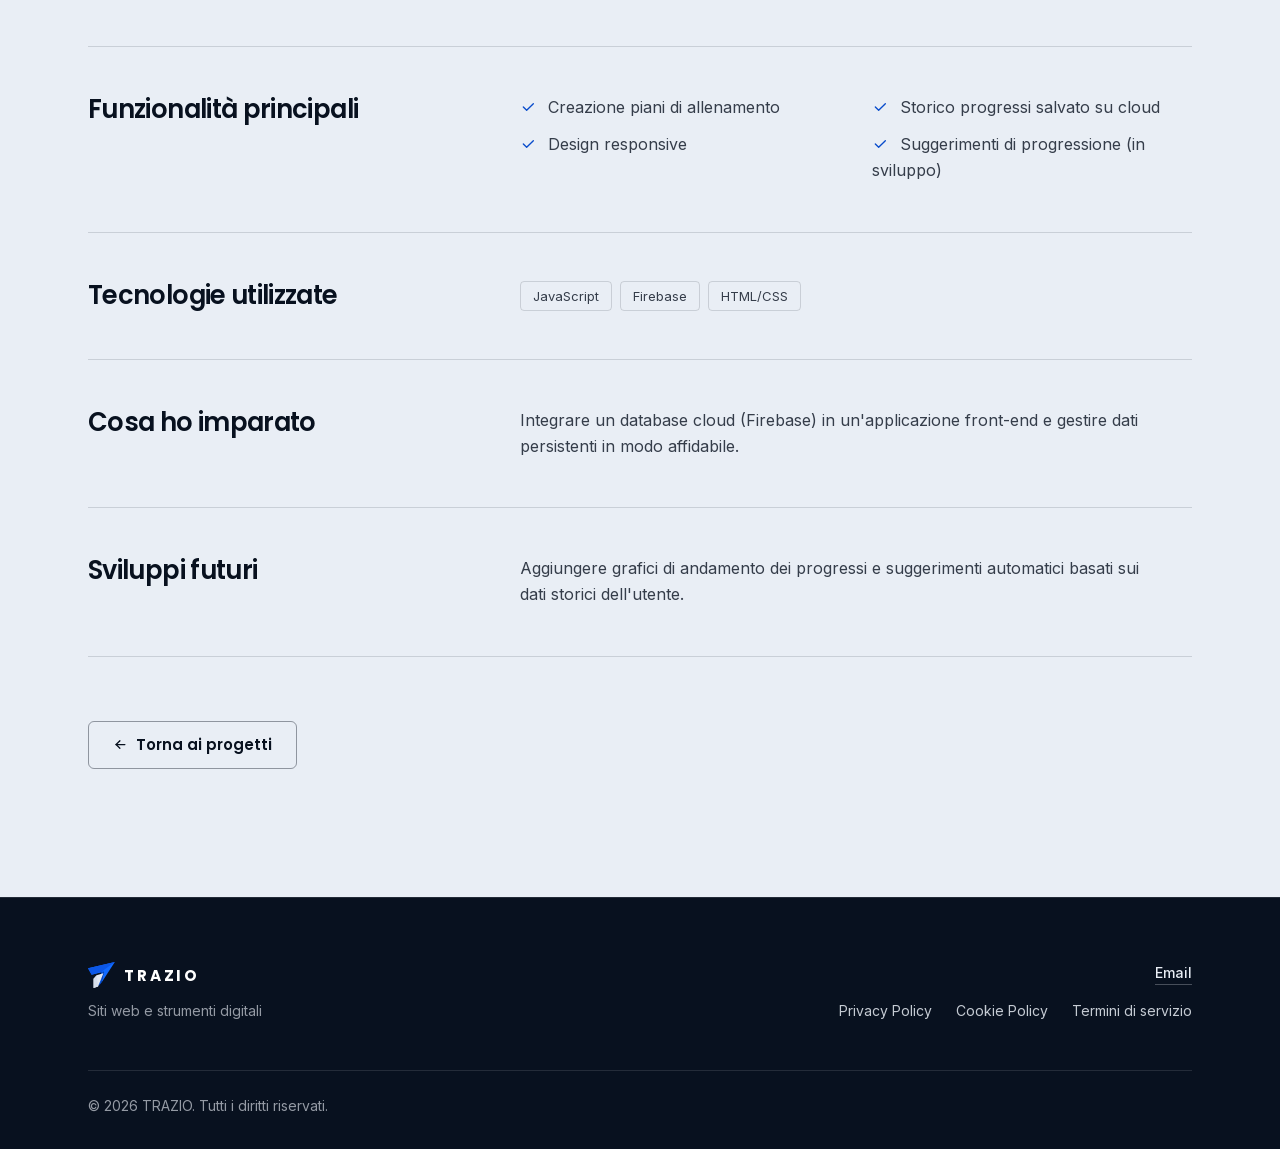
<file: projects/training.html>
<!DOCTYPE html>
<html lang="it">
<head>
  <meta charset="UTF-8">
  <meta http-equiv="Content-Security-Policy" content="default-src 'self'; script-src 'self' 'sha256-/x7W7R75k8Roq0WaVRQX9blP4OufE5xbAdzklGxsgpw='; style-src 'self'; img-src 'self'; font-src 'self'; connect-src 'self' https://formspree.io; form-action 'self' https://formspree.io; base-uri 'self'; object-src 'none'; upgrade-insecure-requests">
  <meta name="viewport" content="width=device-width, initial-scale=1.0">
  <title>Smart Training Planner | Progetti | TRAZIO</title>
  <meta name="description" content="Smart Training Planner: pianificatore intelligente di allenamenti, realizzato da TRAZIO.">
  <meta name="keywords" content="training planner, fitness, javascript, firebase, allenamenti">
  <meta name="author" content="TRAZIO">
  <link rel="canonical" href="https://www.trazio.it/projects/training.html">

  <!-- Open Graph / Facebook -->
  <meta property="og:type" content="website">
  <meta property="og:url" content="https://www.trazio.it/projects/training.html">
  <meta property="og:title" content="Smart Training Planner | Progetti | TRAZIO">
  <meta property="og:description" content="Smart Training Planner: pianificatore intelligente di allenamenti, realizzato da TRAZIO.">
  <meta property="og:image" content="https://www.trazio.it/assets/images/training-cover.png">

  <!-- Twitter -->
  <meta name="twitter:card" content="summary_large_image">
  <meta name="twitter:url" content="https://www.trazio.it/projects/training.html">
  <meta name="twitter:title" content="Smart Training Planner | Progetti | TRAZIO">
  <meta name="twitter:description" content="Smart Training Planner: pianificatore intelligente di allenamenti, realizzato da TRAZIO.">
  <meta name="twitter:image" content="https://www.trazio.it/assets/images/training-cover.png">

  <link rel="icon" type="image/svg+xml" href="../assets/icons/favicon.svg">
  <link rel="preload" href="../assets/fonts/inter-latin.woff2" as="font" type="font/woff2" crossorigin>
  <link rel="preload" href="../assets/fonts/poppins-700-latin.woff2" as="font" type="font/woff2" crossorigin>
  <link rel="stylesheet" href="../css/variables.css">
  <link rel="stylesheet" href="../css/style.css">
  <link rel="stylesheet" href="../css/animations.css">
  <link rel="stylesheet" href="../css/responsive.css">
  <script>document.documentElement.classList.add('js');</script>
</head>
<body>
  <a href="#main-content" class="skip-to-content">Vai al contenuto principale</a>


  <header class="navbar">
    <div class="container navbar__inner">
      <a href="../index.html" class="navbar__logo" aria-label="Home di TRAZIO"><svg class="brand-mark" viewBox="0 8 96 93" aria-hidden="true" focusable="false"><path fill="#126BFF" d="M0 30 96 8 48 82 57 43 13 54Z"/><path fill="#0C57E6" d="M0 30 13 54 48 43 96 8Z"/><path fill="#0750D8" d="M48 82 57 43 48 43 36 96Z"/><path fill="#E2E8F0" d="M31 55 55 48 36 96 20 101 20 68Z"/><path fill="#D6DEEA" d="M20 68 31 55 36 96 20 101Z"/></svg><span class="brand-word">TRAZIO</span></a>
      <nav class="navbar__links" id="primary-nav" aria-label="Navigazione principale">
        <a href="../index.html">Home</a>
        <a href="../about.html">Chi sono</a>
        <a href="../services.html">Servizi</a>
        <a href="../projects.html" class="is-active">Progetti</a>
        <a href="../contact.html">Contatti</a>
      </nav>
      <button class="navbar__hamburger" aria-label="Apri menu" aria-expanded="false" aria-controls="primary-nav"><span></span><span></span><span></span></button>
    </div>
  </header>

  <main id="main-content">
    <section class="section section--page-top">
      <div class="container">
        <header class="project-hero">
          <span class="section-eyebrow">Sperimentazione</span>
          <h1 class="section-title">Smart Training Planner</h1>
          <p class="project-hero__meta">JavaScript, Firebase</p>
          <p class="section-subtitle">Applicazione web per pianificare allenamenti in modo intelligente, tenendo traccia dei progressi e adattando il piano nel tempo.</p>
        </header>

        <figure class="project-cover reveal-media">
          <img src="../assets/images/training-cover.webp" alt="Smart Training Planner - copertina progetto" width="1200" height="686">
        </figure>
      </div>
    </section>

    <section class="section section--light">
      <div class="container">
        <div class="detail-rows">
          <div class="detail-row">
            <h2>Il problema</h2>
            <div>
              <p>Pianificare allenamenti efficaci senza uno strumento dedicato porta spesso a piani disorganizzati o a perdere traccia dei progressi reali.</p>
            </div>
          </div>
          <div class="detail-row">
            <h2>La soluzione</h2>
            <div>
              <p>Un planner digitale che organizza gli allenamenti, salva lo storico su Firebase e suggerisce progressioni in base ai dati inseriti.</p>
            </div>
          </div>
          <div class="detail-row">
            <h2>Funzionalità principali</h2>
            <div>
              <ul class="check-list">
                <li>Creazione piani di allenamento</li>
                <li>Storico progressi salvato su cloud</li>
                <li>Design responsive</li>
                <li>Suggerimenti di progressione (in sviluppo)</li>
              </ul>
            </div>
          </div>
          <div class="detail-row">
            <h2>Tecnologie utilizzate</h2>
            <div>
              <div class="project-card__tags"><span class="tag">JavaScript</span><span class="tag">Firebase</span><span class="tag">HTML/CSS</span></div>
            </div>
          </div>
          <div class="detail-row">
            <h2>Cosa ho imparato</h2>
            <div>
              <p>Integrare un database cloud (Firebase) in un'applicazione front-end e gestire dati persistenti in modo affidabile.</p>
            </div>
          </div>
          <div class="detail-row">
            <h2>Sviluppi futuri</h2>
            <div>
              <p>Aggiungere grafici di andamento dei progressi e suggerimenti automatici basati sui dati storici dell'utente.</p>
            </div>
          </div>
        </div>

        <div class="u-mt-3xl">
          <a href="../projects.html" class="btn btn--secondary"><span class="icon icon--arrow-left" aria-hidden="true"></span>Torna ai progetti</a>
        </div>
      </div>
    </section>
  </main>

  <footer class="footer">
    <div class="container">
      <div class="footer__brand"><svg class="brand-mark" viewBox="0 8 96 93" aria-hidden="true" focusable="false"><path fill="#126BFF" d="M0 30 96 8 48 82 57 43 13 54Z"/><path fill="#0C57E6" d="M0 30 13 54 48 43 96 8Z"/><path fill="#0750D8" d="M48 82 57 43 48 43 36 96Z"/><path fill="#E2E8F0" d="M31 55 55 48 36 96 20 101 20 68Z"/><path fill="#D6DEEA" d="M20 68 31 55 36 96 20 101Z"/></svg><span class="brand-word">TRAZIO</span></div>
      <p class="footer__tagline">Siti web e strumenti digitali</p>
      <div class="footer__socials">
        <a href="mailto:info@trazio.it" aria-label="Email">Email</a>
      </div>
      <div class="footer__legal">
        <a href="../privacy-policy.html">Privacy Policy</a>
        <a href="../cookie-policy.html">Cookie Policy</a>
        <a href="../terms-of-service.html">Termini di servizio</a>
      </div>
      <p>&copy; 2026 TRAZIO. Tutti i diritti riservati.</p>
    </div>
  </footer>

  <button class="back-to-top" aria-label="Torna su"><span class="icon icon--arrow-up" aria-hidden="true"></span></button>

  <script src="../js/config.js"></script>
  <script src="../js/navbar.js"></script>
  <script src="../js/scroll.js"></script>
  <script src="../js/main.js"></script>
</body>
</html>
</file>
<file: css/variables.css>
@font-face {
  font-family: 'Inter';
  font-style: normal;
  font-weight: 400 700;
  font-display: swap;
  src: url('../assets/fonts/inter-latin.woff2') format('woff2');
}
@font-face {
  font-family: 'Poppins';
  font-style: normal;
  font-weight: 600;
  font-display: swap;
  src: url('../assets/fonts/poppins-600-latin.woff2') format('woff2');
}
@font-face {
  font-family: 'Poppins';
  font-style: normal;
  font-weight: 700;
  font-display: swap;
  src: url('../assets/fonts/poppins-700-latin.woff2') format('woff2');
}

:root {

  /* Colori */
  --color-bg: #08111F; /* Deep Navy */
  --color-bg-secondary: #0B1320; /* Ink */
  --color-ice: #E9EEF5; /* Ice Grey */
  --color-card: #0F1A2E;
  --color-card-hover: #152238;

  --color-primary: #126BFF; /* Electric Blue */
  --color-primary-light: #2991FF;
  --color-primary-dark: #084BCB;

  --color-white: #FFFFFF;
  --color-text-primary: #E9EEF5;
  --color-text-secondary: #C5CBD3;
  --color-text-muted: #949AA4;
  --color-accent-ink: #2991FF;
  --color-focus: #2991FF;

  --color-border: rgba(233, 238, 245, 0.12);
  --color-border-hover: rgba(233, 238, 245, 0.28);
  --color-row-hover: rgba(233, 238, 245, 0.04);

  --color-success: #22C55E;
  --color-error: #EF4444;
  --color-warning: #F59E0B;

  /* Tipografia */
  --font-primary: 'Inter', -apple-system, BlinkMacSystemFont, sans-serif;
  --font-display: 'Poppins', 'Inter', -apple-system, BlinkMacSystemFont, sans-serif;

  --fs-hero: clamp(2.75rem, 6vw, 4.5rem);
  --fs-h1: clamp(2.5rem, 5vw, 3.5rem);
  --fs-h2: clamp(2rem, 3.4vw, 2.75rem);
  --fs-h3: clamp(1.25rem, 2vw, 1.625rem);
  --fs-body-lg: 1.125rem;
  --fs-body: 1rem;
  --fs-small: 0.875rem;
  --fs-xs: 0.8125rem;

  --fw-regular: 400;
  --fw-medium: 500;
  --fw-semibold: 600;
  --fw-bold: 700;

  --lh-tight: 1.1;
  --lh-snug: 1.3;
  --lh-normal: 1.6;

  --tracking-display: -0.025em;
  --tracking-eyebrow: 0.14em;

  /* Spaziature */
  --space-2xs: 0.25rem;
  --space-xs: 0.5rem;
  --space-sm: 0.75rem;
  --space-md: 1rem;
  --space-lg: 1.5rem;
  --space-xl: 2rem;
  --space-2xl: 3rem;
  --space-3xl: 4rem;
  --space-4xl: 6rem;
  --space-5xl: 8rem;

  /* Layout */
  --container-max: 1200px;
  --container-padding: clamp(1.25rem, 5vw, 3rem);
  --navbar-height: 80px;

  /* Bordi e raggi */
  --radius-sm: 4px;
  --radius-md: 6px;
  --radius-lg: 10px;

  /* Transizioni */
  --ease-out: cubic-bezier(0.23, 1, 0.32, 1);
  --ease-in-out: cubic-bezier(0.77, 0, 0.175, 1);
  --ease-drawer: cubic-bezier(0.32, 0.72, 0, 1);

  --duration-fast: 160ms;
  --duration-base: 200ms;
  --duration-slow: 400ms;

  --transition-fast: 0.2s ease;
  --transition-base: 0.25s ease;

  /* Z-index */
  --z-behind: -1;
  --z-base: 1;
  --z-dropdown: 100;
  --z-navbar: 500;
  --z-overlay: 800;
  --z-modal: 900;
  --z-loader: 10000;
}
</file>
<file: css/style.css>
/* Reset */
*, *::before, *::after {
  margin: 0;
  padding: 0;
  box-sizing: border-box;
}

html {
  scroll-padding-top: calc(var(--navbar-height) + var(--space-md));
}

body {
  font-family: var(--font-primary);
  font-size: var(--fs-body);
  background-color: var(--color-bg);
  color: var(--color-text-primary);
  line-height: var(--lh-normal);
  overflow-x: hidden;
  -webkit-font-smoothing: antialiased;
}

img, video, svg {
  max-width: 100%;
  display: block;
}

img { height: auto; }

a {
  color: inherit;
  text-decoration: none;
}

ul { list-style: none; }

button {
  font-family: inherit;
  border: none;
  background: none;
  cursor: pointer;
}

input, textarea, select {
  font-family: inherit;
  font-size: var(--fs-body);
}

fieldset { border: 0; min-width: 0; }
legend { padding: 0; display: block; width: 100%; }

:focus-visible {
  outline: 2px solid var(--color-focus);
  outline-offset: 3px;
  border-radius: var(--radius-sm);
}

@media (prefers-reduced-motion: no-preference) {
  html { scroll-behavior: smooth; }
}

/* Layout */
.container {
  max-width: var(--container-max);
  margin-inline: auto;
  padding-inline: var(--container-padding);
}

.section {
  padding-block: var(--space-5xl);
  position: relative;
}

.section--alt { background: var(--color-bg-secondary); }

.section--light {
  --color-card: #FFFFFF;
  --color-card-hover: #F6F8FB;
  --color-text-primary: #08111F;
  --color-text-secondary: #353D4A;
  --color-text-muted: #55627A;
  --color-accent-ink: var(--color-primary-dark);
  --color-focus: var(--color-primary-dark);
  --color-error: #B3261E;
  --color-border: rgba(8, 17, 31, 0.14);
  --color-border-hover: rgba(8, 17, 31, 0.4);
  --color-row-hover: rgba(8, 17, 31, 0.045);
  background: var(--color-ice);
  color: var(--color-text-primary);
}

.section--page-top { padding-top: calc(var(--navbar-height) + var(--space-4xl)); }

.section-header {
  max-width: 720px;
  margin-bottom: var(--space-3xl);
}

.section-eyebrow {
  display: inline-block;
  font-size: var(--fs-xs);
  font-weight: var(--fw-semibold);
  color: var(--color-accent-ink);
  letter-spacing: var(--tracking-eyebrow);
  text-transform: uppercase;
  margin-bottom: var(--space-md);
}

.section-title {
  font-size: var(--fs-h2);
  margin-bottom: var(--space-md);
}

h1.section-title { font-size: var(--fs-h1); }

.section-subtitle {
  color: var(--color-text-secondary);
  font-size: var(--fs-body-lg);
}

.split {
  display: grid;
  grid-template-columns: minmax(0, 5fr) minmax(0, 7fr);
  gap: var(--space-3xl) var(--space-4xl);
  align-items: start;
}

.split__aside {
  position: sticky;
  top: calc(var(--navbar-height) + var(--space-xl));
}

.split__aside .section-header { margin-bottom: var(--space-xl); }

/* Tipografia */
h1, h2, h3, h4 {
  font-family: var(--font-display);
  font-weight: var(--fw-semibold);
  line-height: var(--lh-tight);
  letter-spacing: var(--tracking-display);
  text-wrap: balance;
}

h3, h4 { line-height: var(--lh-snug); letter-spacing: -0.01em; }

p { color: var(--color-text-secondary); }

strong { color: var(--color-text-primary); font-weight: var(--fw-semibold); }

.service-card__title {
  font-size: var(--fs-h3);
  margin-bottom: var(--space-sm);
}

.link-arrow {
  display: inline-flex;
  align-items: center;
  gap: var(--space-xs);
  font-family: var(--font-display);
  font-weight: var(--fw-semibold);
  color: var(--color-accent-ink);
  border-bottom: 1px solid currentColor;
  padding-bottom: 2px;
}

.link-arrow::after { transition: transform var(--duration-base) var(--ease-out); }

.link-arrow::after { -webkit-mask-image: url('../assets/icons/ui/arrow-right.svg'); mask-image: url('../assets/icons/ui/arrow-right.svg'); }

/* Logo */
.brand-mark {
  height: 30px;
  width: auto;
  flex-shrink: 0;
}

.brand-word {
  font-family: var(--font-display);
  font-weight: var(--fw-bold);
  font-size: 1.05rem;
  letter-spacing: 0.18em;
  line-height: 1;
  color: var(--color-white);
  transform: translateY(1px);
}

/* Icone */
.icon,
.link-arrow::after,
.check-list li::before,
.plan__list li::before,
.calc-dropdown summary::after {
  content: '';
  display: inline-block;
  flex-shrink: 0;
  width: 1em;
  height: 1em;
  vertical-align: -0.125em;
  background-color: currentColor;
  -webkit-mask-repeat: no-repeat;
  mask-repeat: no-repeat;
  -webkit-mask-position: center;
  mask-position: center;
  -webkit-mask-size: contain;
  mask-size: contain;
}

.icon--arrow-right    { -webkit-mask-image: url('../assets/icons/ui/arrow-right.svg'); mask-image: url('../assets/icons/ui/arrow-right.svg'); }
.icon--arrow-left     { -webkit-mask-image: url('../assets/icons/ui/arrow-left.svg'); mask-image: url('../assets/icons/ui/arrow-left.svg'); }
.icon--arrow-up       { -webkit-mask-image: url('../assets/icons/ui/arrow-up.svg'); mask-image: url('../assets/icons/ui/arrow-up.svg'); }
.icon--arrow-up-right { -webkit-mask-image: url('../assets/icons/ui/arrow-up-right.svg'); mask-image: url('../assets/icons/ui/arrow-up-right.svg'); }
.icon--check          { -webkit-mask-image: url('../assets/icons/ui/check.svg'); mask-image: url('../assets/icons/ui/check.svg'); }
.icon--chevron-down   { -webkit-mask-image: url('../assets/icons/ui/chevron-down.svg'); mask-image: url('../assets/icons/ui/chevron-down.svg'); }

/* Bottoni */
.btn {
  display: inline-flex;
  align-items: center;
  justify-content: center;
  gap: var(--space-xs);
  padding: 0.875rem 1.5rem;
  border: 1px solid transparent;
  border-radius: var(--radius-md);
  font-family: var(--font-display);
  font-size: 0.9375rem;
  font-weight: var(--fw-semibold);
  line-height: 1.2;
  transition: background var(--transition-fast), border-color var(--transition-fast), color var(--transition-fast), transform var(--duration-fast) var(--ease-out);
}

.btn--primary {
  background: var(--color-primary);
  color: var(--color-white);
}

.btn--primary:hover { background: var(--color-primary-dark); }

.btn--secondary {
  background: transparent;
  color: var(--color-text-primary);
  border-color: var(--color-border-hover);
}

.btn--secondary:hover { border-color: var(--color-text-primary); }

.btn:active { transform: scale(0.97); }

.btn:disabled {
  opacity: 0.7;
  cursor: progress;
}

/* Card */
.card {
  background: var(--color-card);
  border: 1px solid var(--color-border);
  border-radius: var(--radius-lg);
  padding: var(--space-xl);
}

a.card,
.card--link { transition: border-color var(--transition-fast), background var(--transition-fast); }

a.card:hover,
.card--link:hover {
  border-color: var(--color-border-hover);
  background: var(--color-card-hover);
}

/* Navbar */
.navbar {
  position: fixed;
  top: 0;
  left: 0;
  width: 100%;
  height: var(--navbar-height);
  z-index: var(--z-navbar);
  display: flex;
  align-items: center;
  border-bottom: 1px solid transparent;
  transition: background var(--transition-base), border-color var(--transition-base);
}

.navbar.is-scrolled {
  background: rgba(8, 17, 31, 0.97);
  border-bottom-color: rgba(233, 238, 245, 0.1);
}

.navbar__inner {
  width: 100%;
  display: flex;
  align-items: center;
  justify-content: space-between;
}

.navbar__logo {
  display: inline-flex;
  align-items: center;
  gap: 0.65rem;
  flex-shrink: 0;
}

.navbar__links {
  display: flex;
  align-items: center;
  gap: var(--space-2xl);
}

.navbar__links a {
  font-size: var(--fs-small);
  font-weight: var(--fw-medium);
  color: var(--color-text-secondary);
  transition: color var(--transition-fast);
  position: relative;
}

.navbar__links a::after {
  content: '';
  position: absolute;
  bottom: -6px;
  left: 0;
  width: 100%;
  height: 2px;
  background: var(--color-primary);
  transform: scaleX(0);
  transform-origin: left center;
  transition: transform var(--duration-base) var(--ease-out);
}

.navbar__links a:hover,
.navbar__links a.is-active {
  color: var(--color-white);
}

.navbar__links a.is-active::after { transform: none; }

.navbar__hamburger {
  display: none;
  flex-direction: column;
  gap: 5px;
  padding: 10px;
  margin-right: -10px;
  z-index: var(--z-navbar);
}

.navbar__hamburger span {
  width: 24px;
  height: 2px;
  background: var(--color-text-primary);
  transition: transform var(--duration-base) var(--ease-out), opacity var(--duration-base) ease;
}

.navbar__hamburger.is-open span:nth-child(1) { transform: translateY(7px) rotate(45deg); }
.navbar__hamburger.is-open span:nth-child(2) { opacity: 0; }
.navbar__hamburger.is-open span:nth-child(3) { transform: translateY(-7px) rotate(-45deg); }

/* Hero */
.hero {
  position: relative;
  display: flex;
  min-height: min(100svh, 900px);
  padding-top: calc(var(--navbar-height) + var(--space-4xl));
  padding-bottom: var(--space-3xl);
  overflow: hidden;
}

.hero > .container {
  display: flex;
  flex-direction: column;
  justify-content: flex-end;
  width: 100%;
}

.hero__glow {
  position: absolute;
  inset: 0;
  background-image: url('../assets/images/brand-pattern.svg');
  background-size: cover;
  background-position: center;
  opacity: 0.35;
  z-index: var(--z-behind);
  pointer-events: none;
  mask-image: linear-gradient(to bottom, black, transparent 80%);
  -webkit-mask-image: linear-gradient(to bottom, black, transparent 80%);
}

.hero__eyebrow {
  font-size: var(--fs-xs);
  font-weight: var(--fw-semibold);
  letter-spacing: var(--tracking-eyebrow);
  text-transform: uppercase;
  color: var(--color-accent-ink);
  margin-bottom: var(--space-lg);
}

.hero__title {
  font-size: var(--fs-hero);
  font-weight: var(--fw-bold);
  line-height: 1.02;
  margin-bottom: var(--space-2xl);
}

.hero__accent { color: var(--color-primary-light); }

.hero__row {
  display: flex;
  flex-wrap: wrap;
  justify-content: space-between;
  align-items: flex-end;
  gap: var(--space-xl) var(--space-3xl);
}

.hero__subtitle {
  font-size: var(--fs-body-lg);
  color: var(--color-text-secondary);
  max-width: 34rem;
}

.hero__actions {
  display: flex;
  gap: var(--space-sm);
  flex-wrap: wrap;
}

.hero__facts { margin-top: var(--space-4xl); }

.hero--static { align-items: center; }
.hero__content--centered { text-align: center; max-width: 640px; margin-inline: auto; justify-content: center; }
.hero__content--centered .hero__subtitle { margin: 0 auto var(--space-2xl); }
.hero__content--centered .hero__actions { justify-content: center; }
.hero__title--404 { font-size: clamp(4rem, 12vw, 9rem); margin-bottom: var(--space-md); }

.about-facts {
  display: grid;
  gap: var(--space-lg);
  padding: var(--space-xl);
  border: 1px solid var(--color-border);
  border-radius: var(--radius-lg);
  background: var(--color-bg-secondary);
}

.about-facts__row {
  display: grid;
  grid-template-columns: 9rem 1fr;
  gap: var(--space-md);
  align-items: baseline;
}

.about-facts dt {
  font-size: var(--fs-small);
  color: var(--color-text-muted);
}

.about-facts dd {
  color: var(--color-text-primary);
}

.about-facts a {
  color: var(--color-text-primary);
  text-decoration: underline;
  text-decoration-color: var(--color-primary);
  text-decoration-thickness: 2px;
  text-underline-offset: 0.25em;
  transition: color var(--transition-fast);
}

.about-facts a:hover { color: var(--color-accent-ink); }

/* Grid generiche */
.grid {
  display: grid;
  gap: var(--space-xl);
}

.grid--2 { grid-template-columns: repeat(2, 1fr); }

/* Fatti */
.facts {
  display: grid;
  grid-auto-flow: column;
  grid-auto-columns: minmax(0, 1fr);
  gap: var(--space-xl);
}

.fact {
  border-top: 1px solid var(--color-border);
  padding-top: var(--space-lg);
}

.fact dt {
  font-family: var(--font-display);
  font-size: var(--fs-h3);
  font-weight: var(--fw-semibold);
  color: var(--color-text-primary);
  line-height: var(--lh-snug);
  margin-bottom: var(--space-2xs);
}

.fact dd {
  font-size: var(--fs-small);
  color: var(--color-text-muted);
  max-width: 22rem;
}

/* Liste editoriali */
.services-list {
  display: flex;
  flex-direction: column;
  border-top: 1px solid var(--color-border);
}

.service-row {
  display: flex;
  align-items: baseline;
  gap: var(--space-xl);
  padding: var(--space-xl) 0;
  border-bottom: 1px solid var(--color-border);
}

.service-number {
  flex: 0 0 3rem;
  font-family: var(--font-display);
  font-weight: var(--fw-semibold);
  color: var(--color-accent-ink);
}

.service-content { flex: 1; min-width: 0; }

.service-content h2,
.service-content h3 {
  font-size: var(--fs-h3);
  margin-bottom: var(--space-xs);
  transition: color var(--transition-fast);
}

.service-content p { max-width: 38rem; }

.service-row__meta {
  margin-top: var(--space-sm);
  font-size: var(--fs-small);
  color: var(--color-text-muted);
}

.service-arrow {
  flex-shrink: 0;
  font-size: 1.375rem;
  line-height: 1;
  color: var(--color-accent-ink);
  transition: transform var(--duration-base) var(--ease-out);
}

a.service-row {
  position: relative;
  isolation: isolate;
}

a.service-row::before {
  content: '';
  position: absolute;
  inset: 0 calc(var(--space-md) * -1);
  border-radius: var(--radius-md);
  background: var(--color-row-hover);
  transform: scaleX(0);
  transform-origin: left center;
  transition: transform var(--duration-base) var(--ease-out);
  z-index: -1;
}

a.service-row:hover h3,
a.service-row:hover h2 { color: var(--color-accent-ink); }

/* Metodo */
.method-list {
  list-style: none;
  position: relative;
  display: grid;
  grid-template-columns: repeat(4, 1fr);
  gap: var(--space-xl);
  padding-top: var(--space-lg);
}

.method-list::before,
.method-list::after {
  content: '';
  position: absolute;
  top: 0;
  left: 0;
  width: 100%;
  height: 1px;
}

.method-list::before { background: var(--color-border); }

.method-list::after {
  height: 2px;
  top: -0.5px;
  background: var(--color-primary);
  transform: scaleX(var(--progress, 1));
  transform-origin: left center;
}

.method-number {
  display: block;
  font-family: var(--font-display);
  font-size: 2.5rem;
  font-weight: var(--fw-semibold);
  line-height: 1;
  color: var(--color-primary);
  margin-bottom: var(--space-xl);
}

.method-item h3 {
  font-size: var(--fs-h3);
  margin-bottom: var(--space-sm);
}

.method-item p { font-size: var(--fs-small); }

/* Colonne di testo */
.reasons {
  display: grid;
  grid-template-columns: repeat(3, 1fr);
  gap: var(--space-2xl);
}

.reasons--2 { grid-template-columns: repeat(2, 1fr); gap: var(--space-xl) var(--space-2xl); }

.reason {
  border-top: 1px solid var(--color-border);
  padding-top: var(--space-lg);
}

.reason h3 {
  font-size: var(--fs-h3);
  margin-bottom: var(--space-sm);
}

.reasons--2 .reason h3 { font-size: var(--fs-body-lg); }

/* Progetti */
.project-card {
  position: relative;
  display: flex;
  flex-direction: column;
  background: var(--color-card);
  border: 1px solid var(--color-border);
  border-radius: var(--radius-lg);
  overflow: hidden;
  transition: border-color var(--transition-fast);
}

.project-card:hover { border-color: var(--color-border-hover); }

.project-card__media {
  aspect-ratio: 16/10;
  overflow: hidden;
  background: var(--color-bg-secondary);
  border-bottom: 1px solid var(--color-border);
}

.project-card__media img {
  width: 100%;
  height: 100%;
  object-fit: cover;
  object-position: top;
  transition: transform var(--duration-slow) var(--ease-out);
}

.project-card__body { padding: var(--space-xl); }

.project-card__meta {
  font-size: var(--fs-small);
  color: var(--color-text-muted);
  margin-bottom: var(--space-sm);
}

.project-card__meta,
.service-row__meta,
.project-hero__meta {
  display: flex;
  flex-wrap: wrap;
  gap: var(--space-2xs) var(--space-sm);
}

.project-card__meta > span + span,
.service-row__meta > span + span,
.project-hero__meta > span + span {
  padding-left: var(--space-sm);
  border-left: 1px solid var(--color-border-hover);
}

.project-card__title {
  font-size: var(--fs-h3);
  margin-bottom: var(--space-sm);
}

.project-card__title a::after {
  content: '';
  position: absolute;
  inset: 0;
}

.project-card__title a:focus-visible { outline: none; }
.project-card:has(.project-card__title a:focus-visible) {
  outline: 2px solid var(--color-focus);
  outline-offset: 3px;
}

.project-card__tags {
  display: flex;
  gap: var(--space-xs);
  flex-wrap: wrap;
  margin: var(--space-md) 0 var(--space-lg);
}

.project-card__private-note {
  font-size: var(--fs-small);
  color: var(--color-text-muted);
  margin-top: var(--space-md);
}

.lab { margin-top: var(--space-4xl); }

.lab__header {
  display: grid;
  grid-template-columns: minmax(0, 5fr) minmax(0, 7fr);
  gap: var(--space-xl) var(--space-4xl);
  margin-bottom: var(--space-xl);
}

.lab__header h2,
.lab__header h3 { font-size: var(--fs-h3); }

.projects-group-title {
  font-size: var(--fs-h3);
  margin-bottom: var(--space-xl);
}

.project-card__media.is-missing {
  display: flex;
  align-items: center;
  justify-content: center;
}

.project-card__media.is-missing::after {
  content: attr(data-fallback-label);
  font-size: var(--fs-small);
  color: var(--color-text-muted);
}

.project-card__media.is-missing img { display: none; }

/* Pagina progetto */
.project-hero {
  max-width: 760px;
  margin-bottom: var(--space-3xl);
}

.project-hero__meta {
  font-size: var(--fs-small);
  color: var(--color-text-muted);
  margin-bottom: var(--space-lg);
}

.project-cover {
  border: 1px solid var(--color-border);
  border-radius: var(--radius-lg);
  overflow: hidden;
  background: var(--color-bg-secondary);
}

.project-cover img { width: 100%; }

.detail-rows { border-bottom: 1px solid var(--color-border); }

.detail-row {
  display: grid;
  grid-template-columns: minmax(0, 4fr) minmax(0, 8fr);
  gap: var(--space-md) var(--space-4xl);
  padding-block: var(--space-2xl);
  border-top: 1px solid var(--color-border);
}

.detail-row h2 { font-size: var(--fs-h3); }

.detail-row p { max-width: 40rem; }

.detail-row .project-card__tags { margin: 0; }

.check-list {
  display: grid;
  grid-template-columns: repeat(2, 1fr);
  gap: var(--space-sm) var(--space-xl);
}

.check-list li { color: var(--color-text-secondary); }

.check-list li::before {
  color: var(--color-accent-ink);
  margin-right: var(--space-sm);
  -webkit-mask-image: url('../assets/icons/ui/check.svg');
  mask-image: url('../assets/icons/ui/check.svg');
}

/* Tag */
.tag {
  font-size: var(--fs-xs);
  padding: var(--space-2xs) var(--space-sm);
  border-radius: var(--radius-sm);
  color: var(--color-text-secondary);
  border: 1px solid var(--color-border);
}

/* Form */
.contact-form {
  display: grid;
  gap: var(--space-lg);
}

.form-group { display: flex; flex-direction: column; gap: var(--space-xs); }

.form-group label {
  font-size: var(--fs-small);
  font-weight: var(--fw-medium);
  color: var(--color-text-primary);
}

.form-group input,
.form-group textarea,
.form-group select {
  width: 100%;
  background: var(--color-card);
  border: 1px solid var(--color-border-hover);
  border-radius: var(--radius-md);
  padding: 0.875rem var(--space-md);
  color: var(--color-text-primary);
  transition: border-color var(--transition-fast), box-shadow var(--transition-fast);
}

.form-group input::placeholder,
.form-group textarea::placeholder {
  color: var(--color-text-muted);
}

.form-group input:focus,
.form-group textarea:focus,
.form-group select:focus {
  outline: none;
  border-color: var(--color-primary);
  box-shadow: 0 0 0 3px rgba(18, 107, 255, 0.2);
}

.form-group textarea { resize: vertical; min-height: 140px; }

.form-group select option { background: var(--color-card); }

.form-group--checkbox { margin-top: var(--space-xs); }

.checkbox-label {
  display: flex;
  align-items: flex-start;
  gap: var(--space-sm);
  cursor: pointer;
  color: var(--color-text-secondary);
  font-size: var(--fs-small);
  line-height: var(--lh-normal);
}

.checkbox-label input[type="checkbox"] {
  margin-top: 3px;
  width: 18px;
  height: 18px;
  accent-color: var(--color-primary);
  cursor: pointer;
  flex-shrink: 0;
}

.checkbox-label a {
  color: var(--color-accent-ink);
  text-decoration: underline;
}

.checkbox-label a:hover { color: var(--color-text-primary); }

.contact-form .btn--primary { justify-self: start; margin-top: var(--space-sm); }

.form-status {
  font-size: var(--fs-small);
  color: var(--color-text-secondary);
}

.form-status:empty { display: none; }
.form-status[data-state="error"] { color: var(--color-error); }

.contact-direct {
  margin-top: var(--space-2xl);
  padding-top: var(--space-lg);
  border-top: 1px solid var(--color-border);
}

.contact-direct p { font-size: var(--fs-small); margin-bottom: var(--space-xs); }

.contact-direct__title {
  font-size: var(--fs-body-lg);
  margin-bottom: var(--space-xs);
}

.contact-direct a {
  font-family: var(--font-display);
  font-size: var(--fs-h3);
  font-weight: var(--fw-semibold);
  color: var(--color-text-primary);
  border-bottom: 2px solid var(--color-primary);
  transition: color var(--transition-fast);
}

.contact-direct a:hover { color: var(--color-accent-ink); }

/* Tabella pacchetti */
.pricing-table-wrapper {
  width: 100%;
  overflow-x: auto;
  border: 1px solid var(--color-border);
  border-radius: var(--radius-lg);
  background: var(--color-card);
}

.pricing-table {
  width: 100%;
  min-width: 820px;
  border-collapse: collapse;
  text-align: left;
}

.pricing-table th,
.pricing-table td {
  padding: var(--space-md) var(--space-lg);
  border-bottom: 1px solid var(--color-border);
  color: var(--color-text-secondary);
  font-size: var(--fs-small);
}

.pricing-table thead th,
.pricing-table thead td {
  vertical-align: top;
  padding-block: var(--space-xl);
  width: 25%;
}

.pricing-table__name {
  display: flex;
  align-items: center;
  gap: var(--space-sm);
  font-family: var(--font-display);
  font-size: var(--fs-body-lg);
  font-weight: var(--fw-semibold);
  color: var(--color-text-primary);
}

.pricing-table__badge {
  font-family: var(--font-primary);
  font-size: 0.6875rem;
  font-weight: var(--fw-semibold);
  letter-spacing: 0.06em;
  text-transform: uppercase;
  color: var(--color-white);
  background: var(--color-primary-dark);
  padding: 2px 6px;
  border-radius: var(--radius-sm);
}

.pricing-table__price-head {
  display: block;
  margin: var(--space-sm) 0;
  font-family: var(--font-display);
  font-size: var(--fs-h2);
  font-weight: var(--fw-semibold);
  line-height: var(--lh-tight);
  letter-spacing: var(--tracking-display);
  color: var(--color-text-primary);
}

.pricing-table__desc {
  display: block;
  font-weight: var(--fw-regular);
  color: var(--color-text-secondary);
  line-height: var(--lh-normal);
}

.pricing-table td .icon {
  font-size: 1.25rem;
  color: var(--color-accent-ink);
}

.pricing-table tbody th {
  font-weight: var(--fw-medium);
  color: var(--color-text-primary);
}

.pricing-table .is-featured { background: rgba(18, 107, 255, 0.06); }
.pricing-table thead .is-featured { box-shadow: inset 0 3px 0 var(--color-primary); }

.pricing-table tfoot td {
  border-bottom: none;
  padding-block: var(--space-lg);
}

.pricing-table tfoot .btn { width: 100%; }

.pricing-table-hint {
  display: none;
  font-size: var(--fs-small);
  color: var(--color-text-muted);
  margin-bottom: var(--space-sm);
}

.pricing-table thead td:first-child,
.pricing-table tbody th,
.pricing-table tfoot td:first-child {
  position: sticky;
  left: 0;
  background: var(--color-card);
  z-index: 1;
}

/* Manutenzione */
.plans {
  margin-top: var(--space-3xl);
  border-top: 1px solid var(--color-border);
}

.plan {
  display: grid;
  grid-template-columns: 220px 1fr auto;
  gap: var(--space-2xl);
  align-items: start;
  padding: var(--space-2xl) 0;
  border-bottom: 1px solid var(--color-border);
}

.plan__name {
  font-size: var(--fs-h3);
  margin-bottom: var(--space-xs);
}

.plan__price {
  font-family: var(--font-display);
  font-size: var(--fs-h2);
  font-weight: var(--fw-semibold);
  color: var(--color-text-primary);
  line-height: var(--lh-tight);
}

.plan__price small {
  font-family: var(--font-primary);
  font-size: var(--fs-small);
  font-weight: var(--fw-regular);
  color: var(--color-text-muted);
}

.plan__badge {
  display: inline-block;
  margin-top: var(--space-sm);
  font-size: var(--fs-xs);
  font-weight: var(--fw-semibold);
  letter-spacing: 0.06em;
  text-transform: uppercase;
  color: var(--color-accent-ink);
}

.plan__body > p { margin-bottom: var(--space-md); }

.plan__list {
  display: grid;
  grid-template-columns: repeat(2, 1fr);
  gap: var(--space-xs) var(--space-lg);
}

.plan__list li {
  color: var(--color-text-secondary);
  font-size: var(--fs-small);
}

.plan__list li::before {
  color: var(--color-accent-ink);
  margin-right: var(--space-xs);
  -webkit-mask-image: url('../assets/icons/ui/check.svg');
  mask-image: url('../assets/icons/ui/check.svg');
}

.plan__action { align-self: center; }

.maintenance-note {
  max-width: 720px;
  margin-top: var(--space-2xl);
  color: var(--color-text-muted);
  line-height: 1.7;
}

/* FAQ */
.faq-list {
  max-width: 760px;
  border-top: 1px solid var(--color-border);
}

.faq-item { border-bottom: 1px solid var(--color-border); }

.faq-item summary {
  display: flex;
  align-items: center;
  justify-content: space-between;
  gap: var(--space-md);
  padding: var(--space-lg) 0;
  cursor: pointer;
  list-style: none;
  font-family: var(--font-display);
  font-weight: var(--fw-semibold);
  font-size: var(--fs-body-lg);
}

.faq-item summary::-webkit-details-marker { display: none; }

.faq-item summary .faq-item__chevron {
  font-size: 1.25rem;
  color: var(--color-accent-ink);
  transition: transform var(--duration-base) var(--ease-out);
}

.faq-item[open] summary .faq-item__chevron { transform: rotate(180deg); }

.faq-item p {
  color: var(--color-text-secondary);
  padding-bottom: var(--space-lg);
  max-width: 640px;
}

/* Calcolatore preventivo */
.calculator-box { max-width: 600px; }

.calculator-box__row { margin-bottom: var(--space-xl); }

.calculator-box__row h3 { margin-bottom: var(--space-sm); }

.calc-option {
  display: flex;
  align-items: center;
  gap: var(--space-sm);
  padding: var(--space-sm) 0;
  cursor: pointer;
  font-size: var(--fs-body);
  color: var(--color-text-secondary);
}

.calc-option__price {
  margin-left: auto;
  color: var(--color-text-primary);
  font-variant-numeric: tabular-nums;
  white-space: nowrap;
}

.calc-option input {
  width: 18px;
  height: 18px;
  accent-color: var(--color-primary);
  cursor: pointer;
}

.calculator-box__total {
  display: flex;
  justify-content: space-between;
  align-items: center;
  gap: var(--space-md);
  padding: var(--space-lg) 0;
  margin: var(--space-lg) 0;
  border-top: 1px solid var(--color-border);
  border-bottom: 1px solid var(--color-border);
  font-size: var(--fs-body-lg);
}

.calculator-box__total strong {
  font-size: var(--fs-h2);
  font-family: var(--font-display);
}

.calculator-box__total #calc-maint {
  font-size: var(--fs-small);
  color: var(--color-text-muted);
}

.calc-dropdown summary {
  cursor: pointer;
  padding: var(--space-sm) 0;
  color: var(--color-accent-ink);
  font-weight: var(--fw-medium);
  list-style: none;
}

.calc-dropdown summary::-webkit-details-marker { display: none; }

.calc-dropdown summary::after {
  margin-left: var(--space-xs);
  -webkit-mask-image: url('../assets/icons/ui/chevron-down.svg');
  mask-image: url('../assets/icons/ui/chevron-down.svg');
  transition: transform var(--duration-base) var(--ease-out);
}

.calc-dropdown[open] summary::after { transform: rotate(180deg); }

.calc-dropdown .calc-option { padding-left: var(--space-sm); }

/* Footer */
.footer {
  padding-block: var(--space-3xl) var(--space-xl);
  border-top: 1px solid var(--color-border);
  color: var(--color-text-muted);
  font-size: var(--fs-small);
}

.footer .container {
  display: grid;
  grid-template-columns: 1fr auto;
  column-gap: var(--space-2xl);
  align-items: start;
}

.footer__brand {
  grid-column: 1;
  grid-row: 1;
  display: inline-flex;
  align-items: center;
  gap: 0.6rem;
  justify-self: start;
}

.footer__brand .brand-mark { height: 26px; }
.footer__brand .brand-word { font-size: 0.95rem; }

.footer__tagline {
  grid-column: 1;
  grid-row: 2;
  color: var(--color-text-muted);
  font-size: var(--fs-small);
  margin-top: var(--space-sm);
}

.footer__socials {
  grid-column: 2;
  grid-row: 1;
  display: flex;
  justify-content: flex-end;
  gap: var(--space-lg);
}

.footer__socials a {
  color: var(--color-text-primary);
  font-weight: var(--fw-medium);
  border-bottom: 1px solid var(--color-border-hover);
  transition: border-color var(--transition-fast);
}

.footer__socials a:hover { border-color: var(--color-text-primary); }

.footer__legal {
  grid-column: 2;
  grid-row: 2;
  display: flex;
  flex-wrap: wrap;
  justify-content: flex-end;
  gap: var(--space-lg);
  margin-top: var(--space-sm);
}

.footer__legal a {
  color: var(--color-text-secondary);
  transition: color var(--transition-fast);
}

.footer__legal a:hover { color: var(--color-white); }

.footer .container > p:last-child {
  grid-column: 1 / -1;
  grid-row: 3;
  margin-top: var(--space-2xl);
  padding-top: var(--space-lg);
  border-top: 1px solid var(--color-border);
  color: var(--color-text-muted);
}

/* Hover con movimento */
@media (hover: hover) and (pointer: fine) and (prefers-reduced-motion: no-preference) {
  .navbar__links a:hover::after { transform: none; }
  .link-arrow:hover::after { transform: translateX(3px); }
  a.service-row:hover::before { transform: scaleX(1); }
  a.service-row:hover .service-arrow { transform: translate(3px, -3px); }
  .project-card:hover .project-card__media img { transform: scale(1.03); }
}

/* Utility di pagina */
.back-to-top {
  font-size: 1.25rem;
  position: fixed;
  bottom: var(--space-xl);
  right: var(--space-xl);
  width: 44px;
  height: 44px;
  border-radius: var(--radius-md);
  display: flex;
  align-items: center;
  justify-content: center;
  background: var(--color-bg);
  border: 1px solid rgba(233, 238, 245, 0.28);
  color: var(--color-white);
  z-index: var(--z-dropdown);
  opacity: 0;
  visibility: hidden;
  transition: opacity var(--transition-base), visibility var(--transition-base), border-color var(--transition-fast);
}

.back-to-top:hover { border-color: var(--color-white); }

.back-to-top.is-visible {
  opacity: 1;
  visibility: visible;
}

.skip-to-content {
  position: absolute;
  top: 0;
  left: 0;
  transform: translateY(-120%);
  background: var(--color-primary);
  color: var(--color-white);
  padding: 8px 16px;
  z-index: var(--z-overlay);
  font-weight: var(--fw-semibold);
  transition: transform var(--transition-fast);
}

.skip-to-content:focus { transform: none; }

.u-sr-only {
  position: absolute;
  width: 1px;
  height: 1px;
  padding: 0;
  margin: -1px;
  overflow: hidden;
  clip: rect(0, 0, 0, 0);
  white-space: nowrap;
  border: 0;
}

.u-text-center { text-align: center; }
.u-mt-md  { margin-top: var(--space-md); }
.u-mt-lg  { margin-top: var(--space-lg); }
.u-mt-xl  { margin-top: var(--space-xl); }
.u-mt-2xl { margin-top: var(--space-2xl); }
.u-mt-3xl { margin-top: var(--space-3xl); }
.u-mt-4xl { margin-top: var(--space-4xl); }
.u-mt-5xl { margin-top: var(--space-5xl); }
.u-mb-md  { margin-bottom: var(--space-md); }
.u-mb-lg  { margin-bottom: var(--space-lg); }
.u-mb-2xl { margin-bottom: var(--space-2xl); }
.u-mb-3xl { margin-bottom: var(--space-3xl); }
.u-gap-3xl { gap: var(--space-3xl); }
.u-items-start  { align-items: start; }
.u-items-center { align-items: center; }
.u-max-w-sm { max-width: 640px; margin-inline: auto; }
.u-max-w-md { max-width: 860px; margin-inline: auto; }

/* Pagine legali */
.legal > * { max-width: 760px; }

.legal__intro {
  border-left: 2px solid var(--color-primary);
  padding-left: var(--space-lg);
}

.legal__title {
  font-size: var(--fs-h3);
  margin-bottom: var(--space-md);
  padding-top: var(--space-xl);
  border-top: 1px solid var(--color-border);
}

.legal__body h3 {
  font-size: var(--fs-body-lg);
  margin-top: var(--space-lg);
}

.legal__body ul {
  list-style: disc;
  padding-left: 1.25rem;
  color: var(--color-text-secondary);
}

.legal__body li { margin-bottom: var(--space-2xs); }

.legal__body li::marker { color: var(--color-accent-ink); }

.legal__body a:not(.btn) {
  color: var(--color-accent-ink);
  text-decoration: underline;
}

.legal-table { width: 100%; border-collapse: collapse; margin-top: var(--space-md); }
.legal-table th,
.legal-table td { text-align: left; padding: var(--space-md); vertical-align: top; }
.legal-table th { color: var(--color-text-primary); border-bottom: 1px solid var(--color-border); }
.legal-table td { color: var(--color-text-secondary); }

.btn--inline { display: inline-flex; padding: 0.5rem 1rem; font-size: var(--fs-small); }
</file>
<file: css/animations.css>
@keyframes lineUp {
  to { transform: none; }
}

@keyframes fadeIn {
  from { opacity: 0; }
  to { opacity: 1; }
}

/* Hero */
.hero__line { display: block; }

.js .hero__line {
  overflow: hidden;
  padding-bottom: 0.1em; /* spazio per g e p */
  margin-bottom: -0.1em;
}

.js .hero__line > span {
  display: inline-block;
  transform: translateY(105%);
  animation: lineUp 700ms var(--ease-out) forwards;
}

.js .hero__line:nth-child(2) > span { animation-delay: 80ms; }

.js .hero__row,
.js .hero__facts {
  opacity: 0;
  animation: fadeIn 500ms var(--ease-out) 350ms forwards;
}

/* Immagini dei lavori */
.js .reveal-media {
  clip-path: inset(0 0 100% 0);
  transition: clip-path 600ms var(--ease-in-out);
}

.js .reveal-media.is-visible { clip-path: inset(0); }

/* Metodo */
.js .method-item .method-number { transition: color 300ms ease; }
.js .method-item:not(.is-active) .method-number { color: var(--color-text-muted); }

/* Riduci animazioni */
@media (prefers-reduced-motion: reduce) {
  .js .hero__line > span {
    animation: none;
    transform: none;
  }

  .js .hero__row,
  .js .hero__facts {
    animation-duration: 200ms;
    animation-delay: 0ms;
  }

  .js .reveal-media {
    clip-path: none;
    opacity: 0;
    transition: opacity 200ms ease;
  }

  .js .reveal-media.is-visible { opacity: 1; }

  .js .method-item:not(.is-active) .method-number { color: var(--color-primary); }
}
</file>
<file: css/responsive.css>
/* Tablet */
@media (max-width: 1024px) {
  .section { padding-block: var(--space-4xl); }

  .split,
  .lab__header {
    grid-template-columns: 1fr;
    gap: var(--space-xl);
  }

  .split__aside { position: static; }

  .detail-row { gap: var(--space-md) var(--space-2xl); }

  .method-list { grid-template-columns: repeat(2, 1fr); row-gap: var(--space-2xl); }

  .plan {
    grid-template-columns: 1fr;
    gap: var(--space-lg);
  }

  .plan__action { align-self: start; }
}

/* Mobile */
@media (max-width: 768px) {

  .grid--2 {
    grid-template-columns: 1fr;
  }

  .navbar__links {
    position: fixed;
    top: 0;
    right: 0;
    height: 100vh;
    height: 100dvh;
    width: min(80vw, 320px);
    background: var(--color-bg-secondary);
    border-left: 1px solid var(--color-border);
    flex-direction: column;
    justify-content: center;
    align-items: flex-start;
    padding: var(--space-3xl) var(--space-xl);
    gap: var(--space-xl);
    transform: translateX(100%);
    visibility: hidden;
    transition: transform var(--duration-slow) var(--ease-drawer), visibility 0s linear var(--duration-slow);
    z-index: var(--z-navbar);
  }

  .navbar__links.is-open {
    transform: translateX(0);
    visibility: visible;
    transition: transform var(--duration-slow) var(--ease-drawer), visibility 0s;
  }

  @media (prefers-reduced-motion: reduce) {
    .navbar__links {
      transform: none;
      opacity: 0;
      transition: opacity var(--duration-base) ease, visibility 0s linear var(--duration-base);
    }

    .navbar__links.is-open {
      opacity: 1;
      transition: opacity var(--duration-base) ease, visibility 0s;
    }
  }

  .navbar__links a { font-size: var(--fs-body-lg); }

  .navbar__hamburger { display: flex; }

  .hero {
    min-height: 0;
    padding-top: calc(var(--navbar-height) + var(--space-3xl));
    padding-bottom: var(--space-2xl);
  }

  .hero__title { margin-bottom: var(--space-xl); }

  .hero__actions {
    width: 100%;
    flex-direction: column;
    align-items: stretch;
  }

  .hero__facts { margin-top: var(--space-3xl); }

  .section { padding-block: var(--space-3xl); }

  .section--page-top { padding-top: calc(var(--navbar-height) + var(--space-3xl)); }

  .section-header { margin-bottom: var(--space-2xl); }

  .service-row { gap: var(--space-md); padding: var(--space-lg) 0; }
  .service-number { flex-basis: 2rem; }

  .method-list {
    grid-template-columns: 1fr;
    row-gap: var(--space-xl);
    padding-top: 0;
    padding-left: var(--space-lg);
  }

  .method-list::before,
  .method-list::after {
    width: 1px;
    height: 100%;
    top: 0;
  }

  .method-list::after {
    width: 2px;
    left: -0.5px;
    transform: scaleY(var(--progress, 1));
    transform-origin: center top;
  }
  .method-number { font-size: 2rem; margin-bottom: var(--space-md); }

  .facts {
    grid-auto-flow: row;
    grid-template-columns: 1fr;
    gap: var(--space-lg);
  }

  .reasons,
  .reasons--2 {
    grid-template-columns: 1fr;
    gap: var(--space-xl);
  }

  .lab { margin-top: var(--space-3xl); }
  .lab__header { gap: var(--space-sm); }

  .plan__list,
  .check-list { grid-template-columns: 1fr; }

  .detail-row { grid-template-columns: 1fr; padding-block: var(--space-xl); }

  .pricing-table-hint { display: block; }

  .pricing-table { min-width: 640px; }

  .pricing-table th,
  .pricing-table td { padding: var(--space-sm) var(--space-md); }

  .pricing-table thead td:first-child,
  .pricing-table tbody th,
  .pricing-table tfoot td:first-child { width: 8.5rem; min-width: 8.5rem; }

  .pricing-table thead th { width: auto; min-width: 11rem; }
  .pricing-table__price-head { font-size: var(--fs-h3); }

  .contact-form .btn--primary { justify-self: stretch; }

  .footer .container { grid-template-columns: 1fr; }
  .footer__socials,
  .footer__legal {
    grid-column: 1;
    justify-content: flex-start;
  }
  .footer__socials { grid-row: 3; margin-top: var(--space-xl); }
  .footer__legal { grid-row: 4; margin-top: var(--space-md); }
  .footer .container > p:last-child { grid-row: 5; margin-top: var(--space-xl); }

  .back-to-top {
    width: 42px;
    height: 42px;
    bottom: var(--space-lg);
    right: var(--space-lg);
  }
}

/* Mobile piccolo */
@media (max-width: 480px) {
  .container { padding-inline: var(--space-md); }

  .card { padding: var(--space-lg); }

  .about-facts { padding: var(--space-lg); }
  .about-facts__row { grid-template-columns: 1fr; gap: var(--space-2xs); }

  .project-card__body { padding: var(--space-lg); }

  .brand-word { font-size: 0.95rem; }
}
</file>
